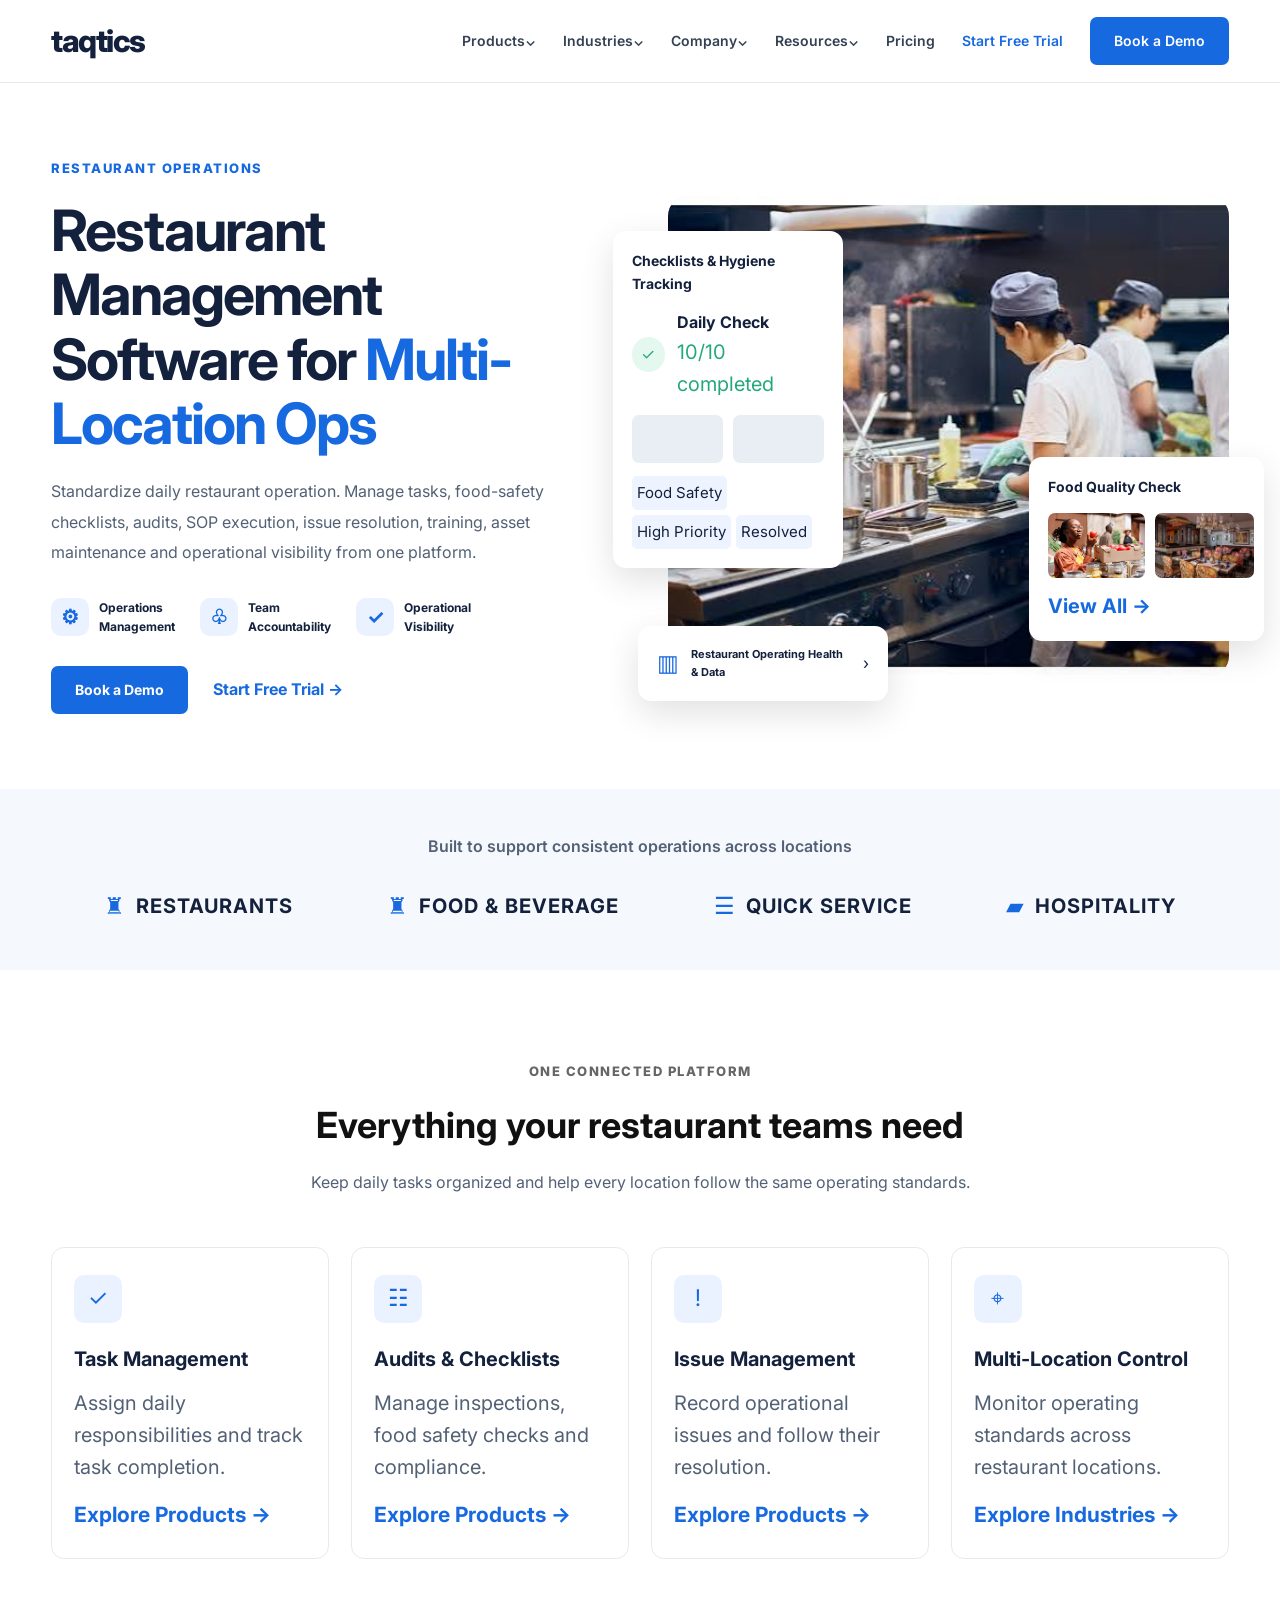
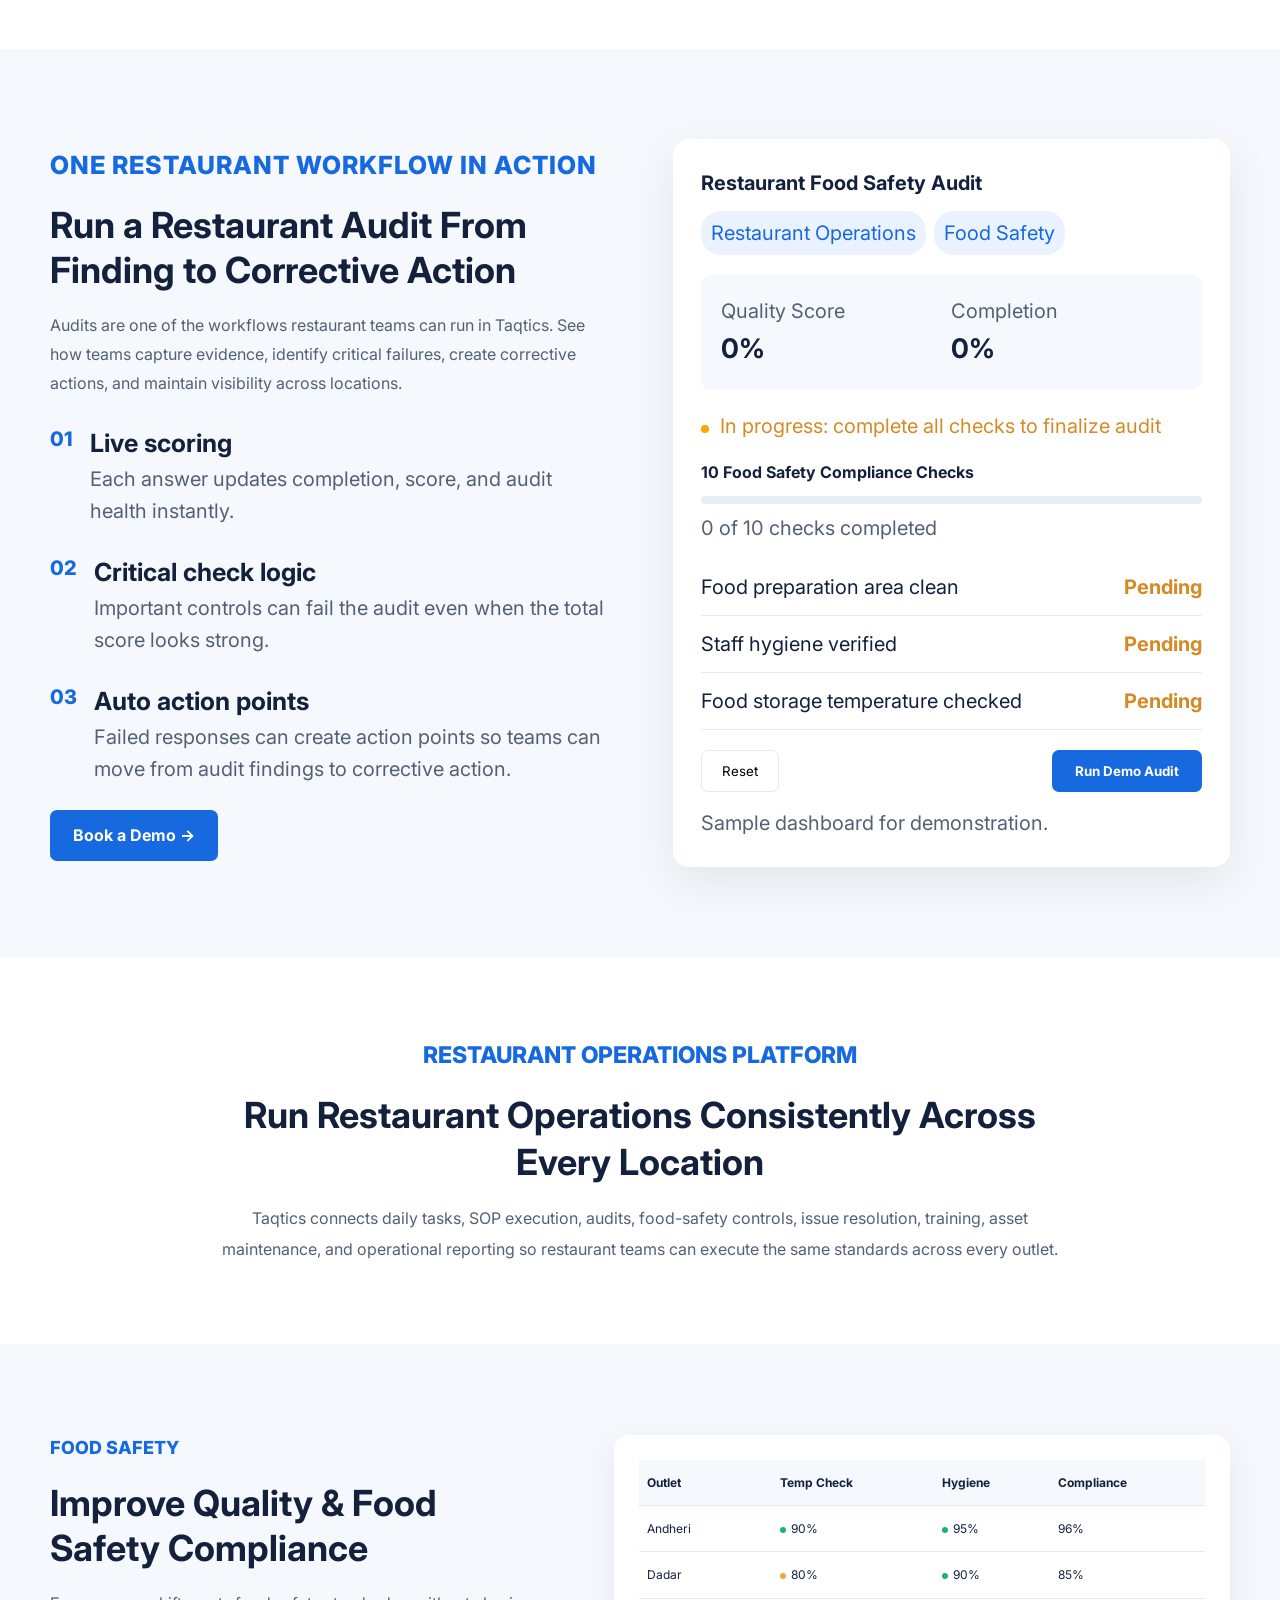
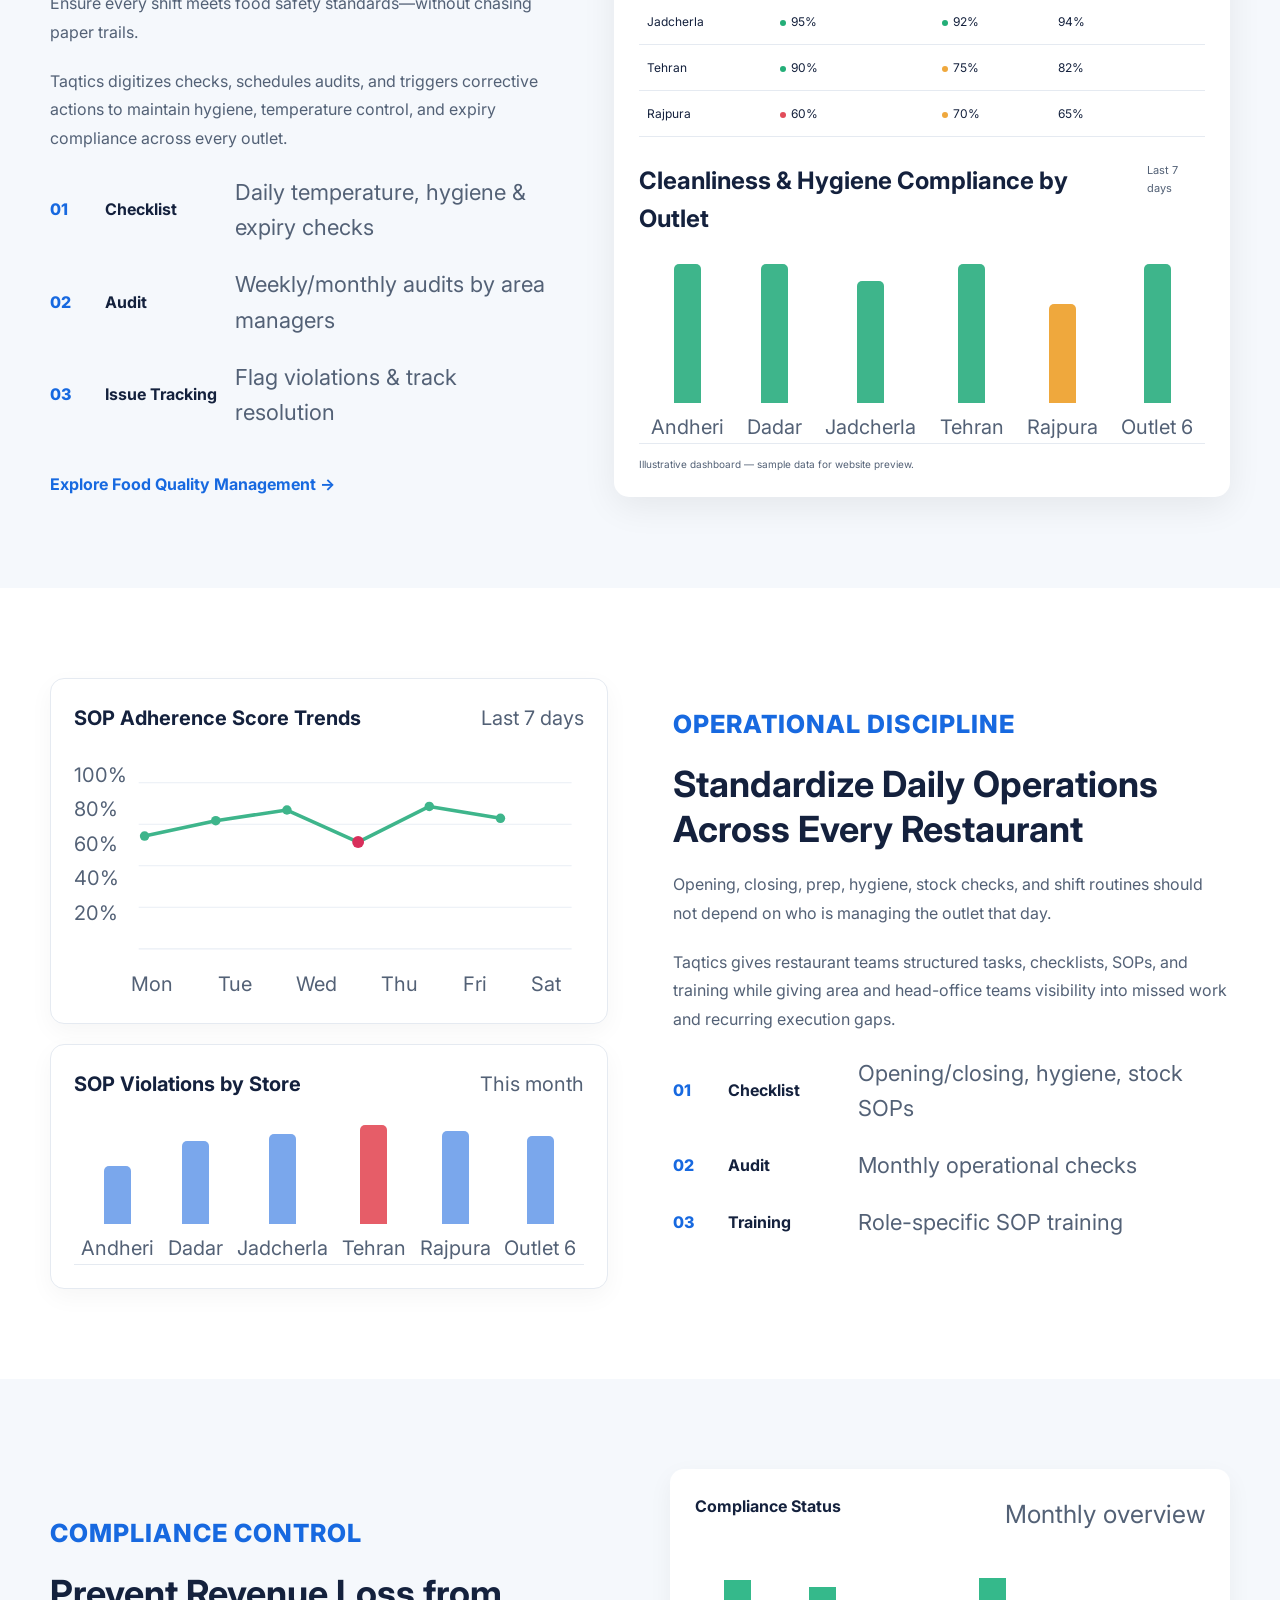
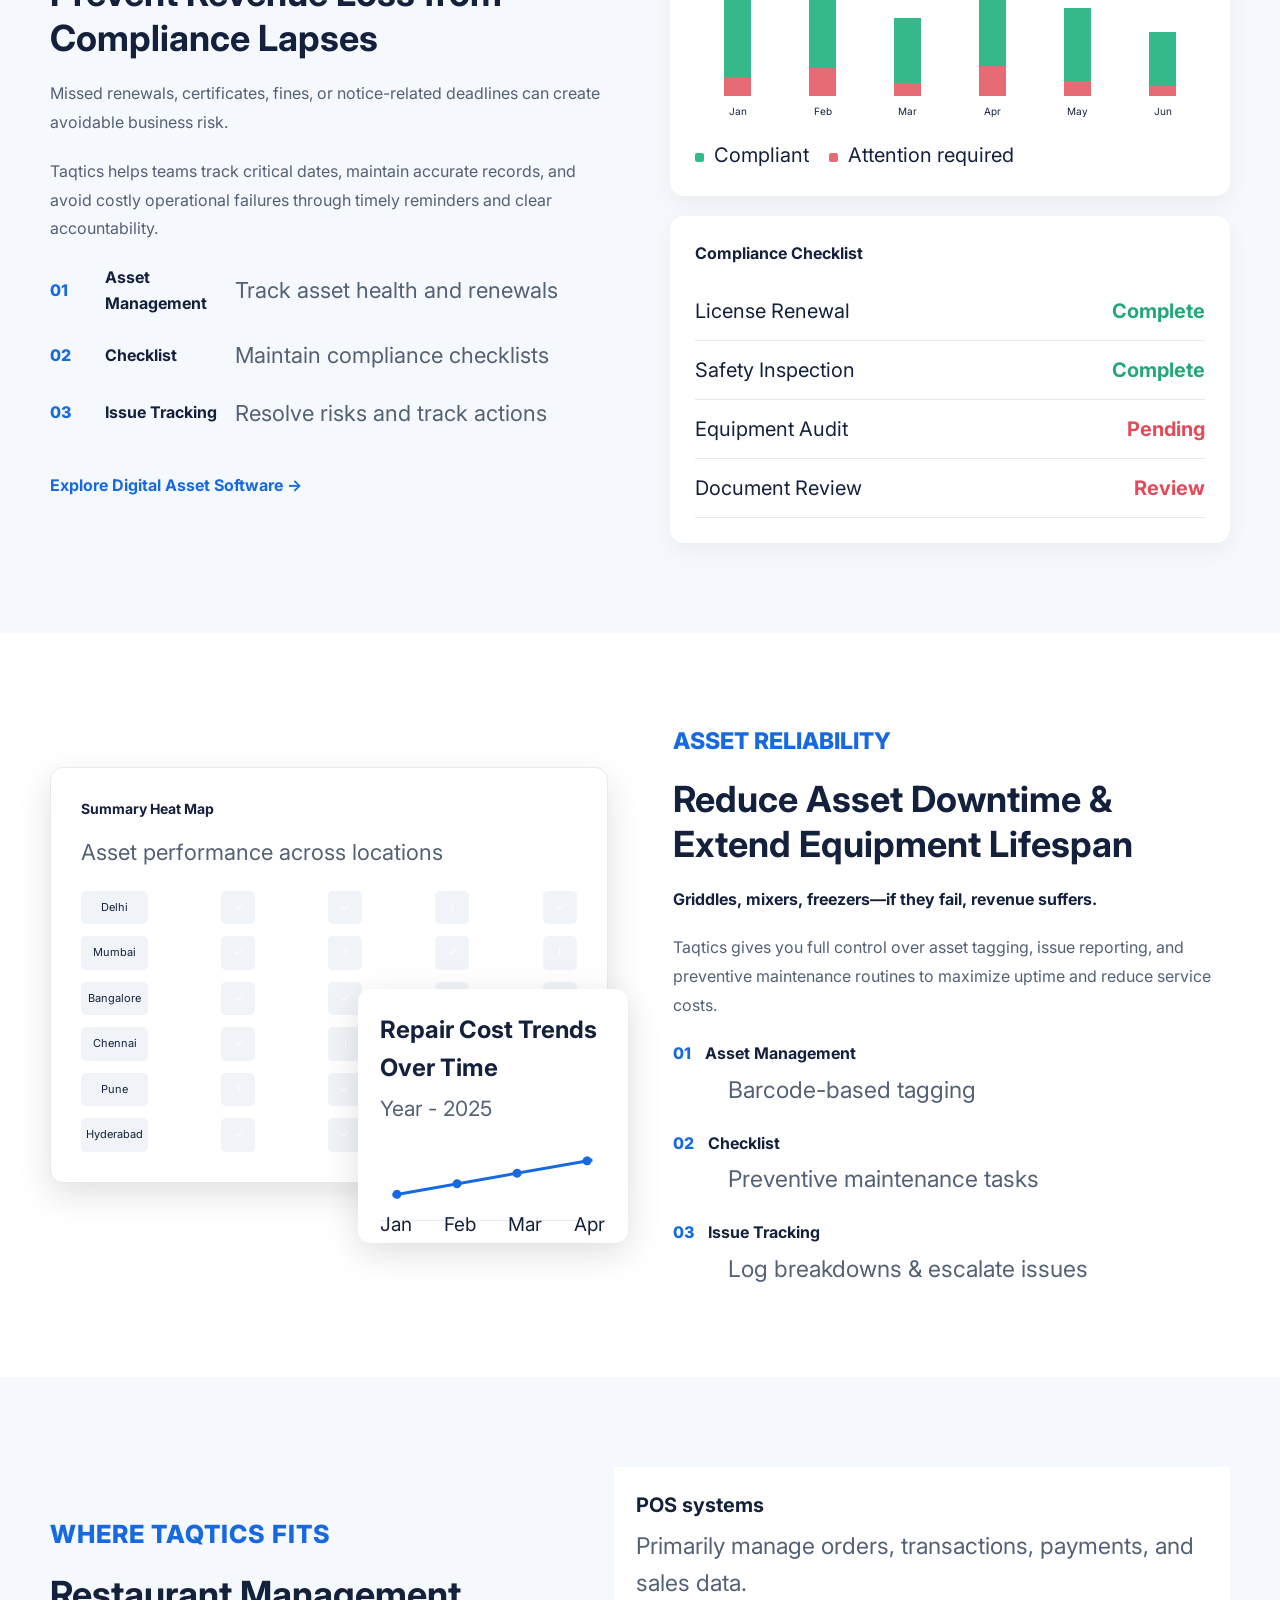
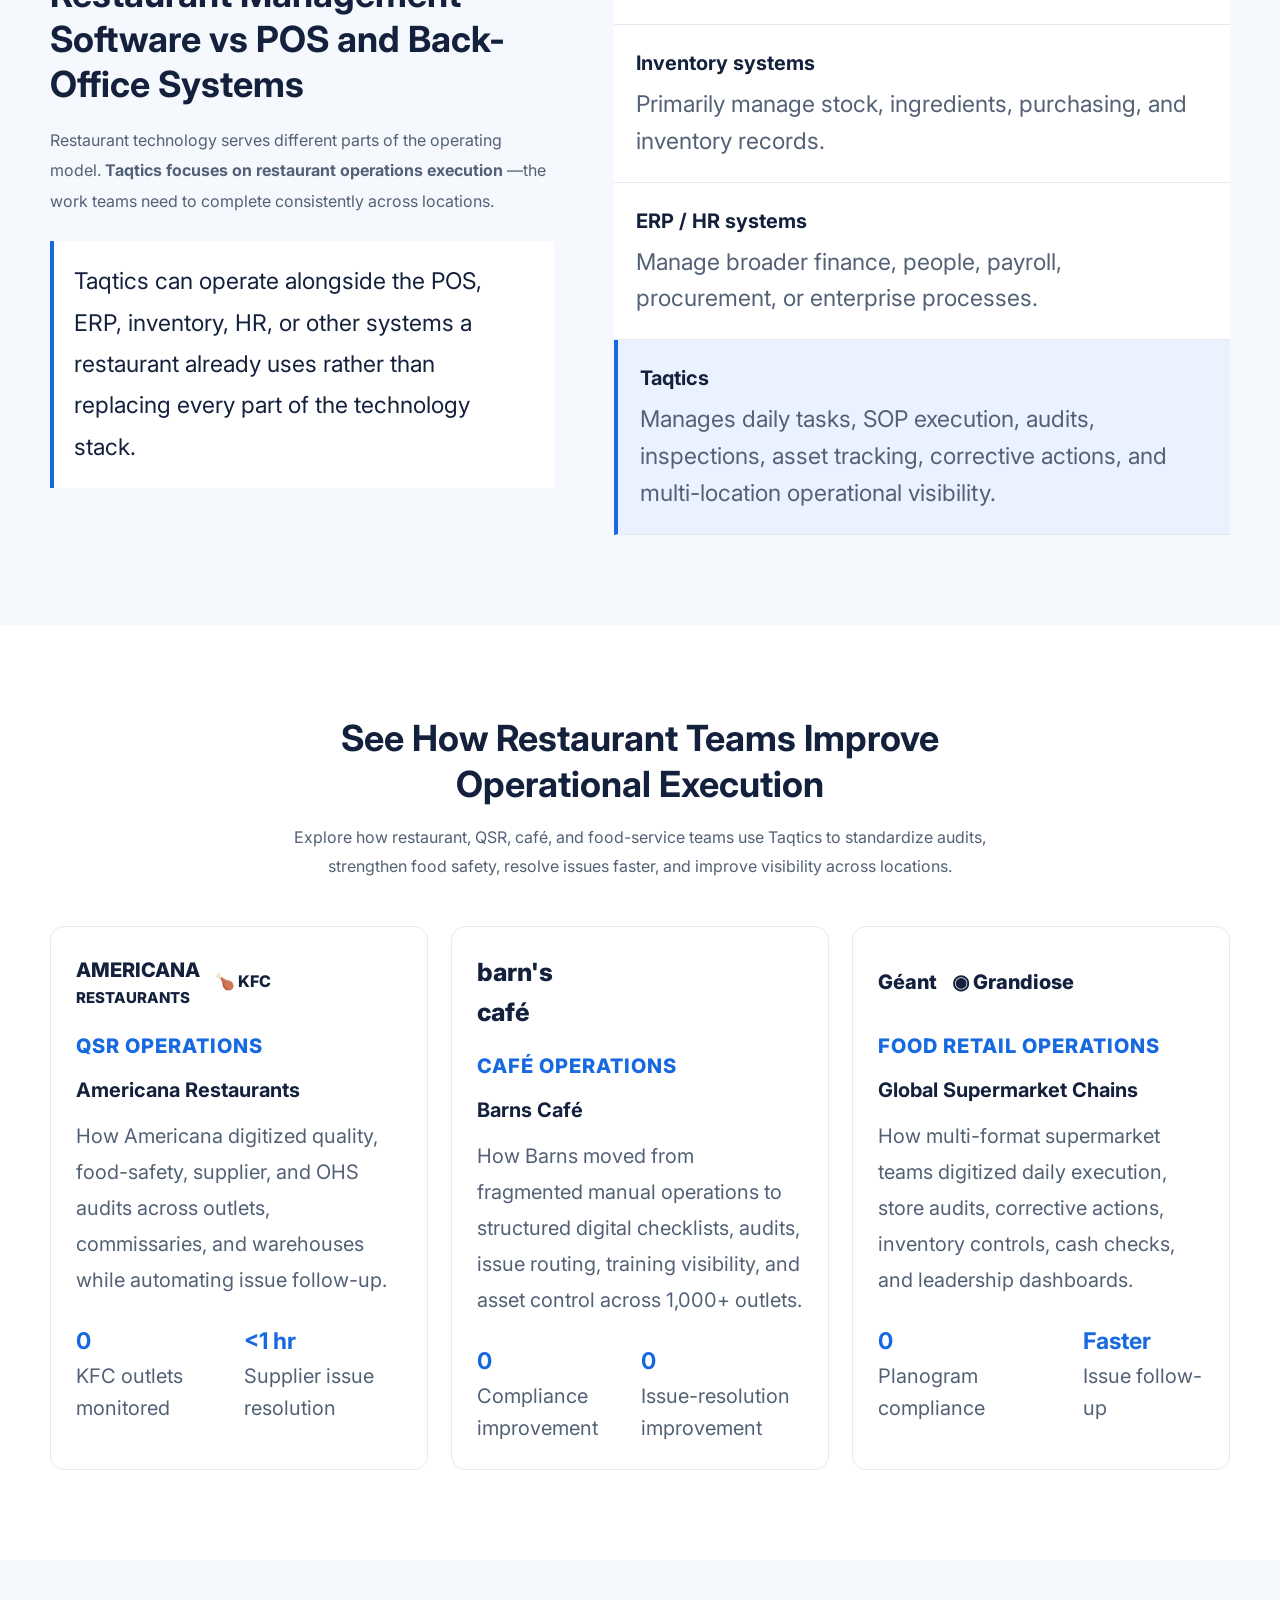
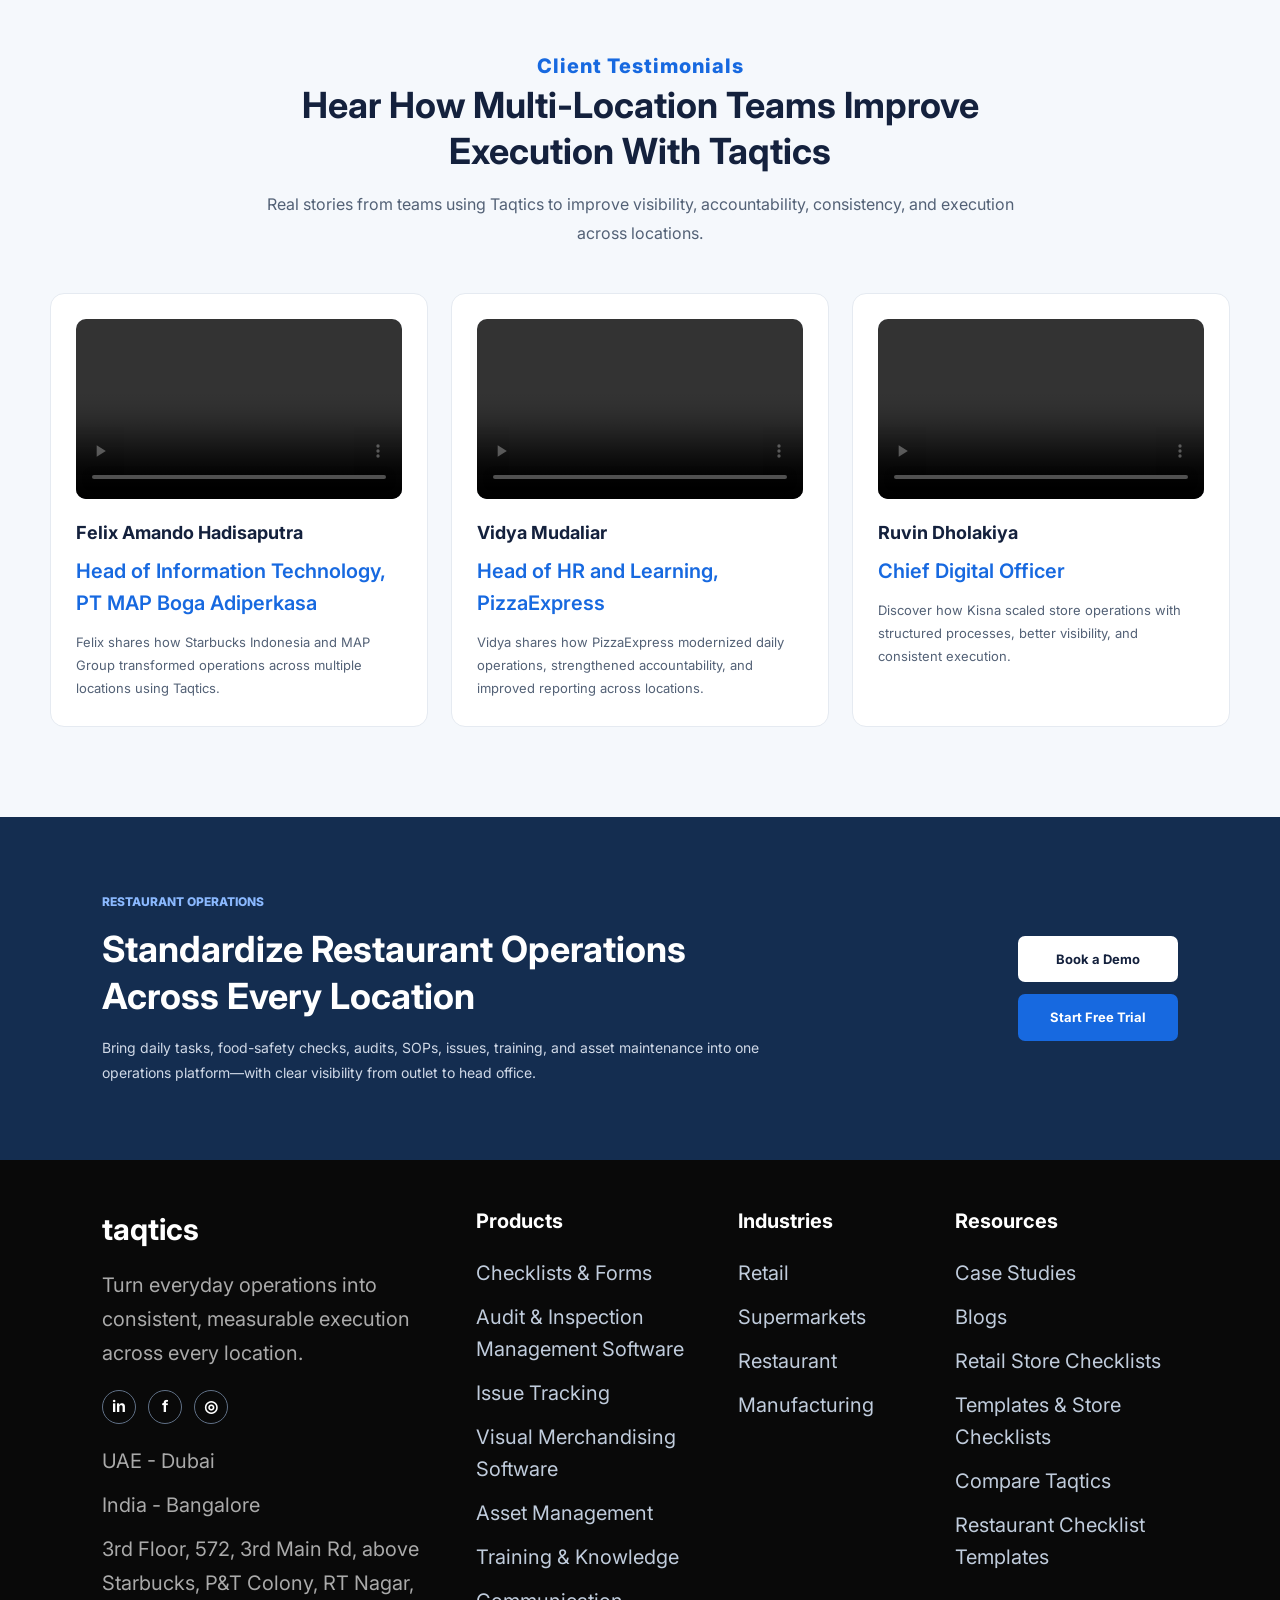
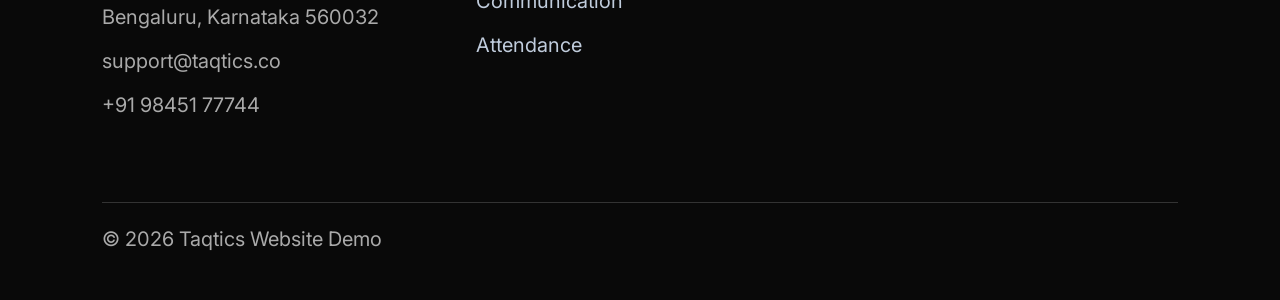
<file: TAQTICS-WEBSITE - Copy/index.html>
<!DOCTYPE html>
<html lang="en">
<head>
    <meta charset="UTF-8">
    <meta name="viewport" content="width=device-width, initial-scale=1.0">

    <title>Taqtics - Restaurant Management Software</title>
    <meta name="description" content="Manage restaurant operations, tasks, audits and food safety with Taqtics.">

    <link rel="stylesheet" href="style.css">

    <link rel="preconnect" href="https://fonts.googleapis.com">
    <link rel="preconnect" href="https://fonts.gstatic.com" crossorigin>
    <link href="https://fonts.googleapis.com/css2?family=Inter:wght@400;500;600;700;800&display=swap" rel="stylesheet">
</head>

<body>

<!-- NAVBAR -->
<header class="site-header">
    <nav class="navbar container">

        <a href="index.html" class="logo">taqtics</a>

        <button class="menu-btn" id="menuBtn"
                aria-label="Open menu" aria-expanded="false">
            ☰
        </button>

        <ul class="nav-links" id="navLinks">
            <li><a href="products.html">Products⌄</a></li>
            <li><a href="industries.html">Industries⌄</a></li>
            <li><a href="company.html">Company⌄</a></li>
            <li><a href="resources.html">Resources⌄</a></li>
            <li><a href="pricing.html">Pricing</a></li>
            <li><a href="trial.html" class="trial-link">Start Free Trial</a></li>
            <li><a href="demo.html" class="btn btn-primary">Book a Demo</a></li>
        </ul>

    </nav>
</header>

<main>

<!--  HERO SECTION -->
<section class="hero container">

    <div class="hero-content">

        <p class="eyebrow">Restaurant Operations</p>

        <h1>
            Restaurant Management Software for
            <span>Multi-Location Ops</span>
        </h1>

        <p class="hero-description">
            Standardize daily restaurant operation. Manage tasks,
            food-safety checklists, audits, SOP execution, issue
            resolution, training, asset maintenance and operational
            visibility from one platform.
        </p>

        <!-- <Trust badges > -->
        <div class="trust-badges">

            <div class="trust-item">
                <span class="trust-icon">⚙</span>
                <span>Operations<br>Management</span>
            </div>

            <div class="trust-item">
                <span class="trust-icon">♧</span>
                <span>Team<br>Accountability</span>
            </div>

            <div class="trust-item">
                <span class="trust-icon">✓</span>
                <span>Operational<br>Visibility</span>
            </div>

        </div>

        <!-- Hero buttons -->
        <div class="hero-buttons">
            <a href="demo.html" class="btn btn-primary">
                Book a Demo
            </a>

            <a href="trial.html" class="text-link">
                Start Free Trial →
            </a>
        </div>

    </div>

    <!-- HERO IMAGE -->
    <div class="hero-visual">

        <div class="image-card">

            <img
                class="chef-image"
                src="images.kicten.jpg"
                alt="Chef working in a professional restaurant kitchen">

            <!-- Checklist dashboard -->
            <div class="dashboard-card hygiene-card">

                <h3>Checklists & Hygiene Tracking</h3>

                <div class="daily-check">
                    <div class="avatar">✓</div>
                    <div>
                        <strong>Daily Check</strong>
                        <small>10/10 completed</small>
                    </div>
                </div>

                <div class="mini-images">
                    <div class="mini-image mini-one"></div>
                    <div class="mini-image mini-two"></div>
                </div>

                <div class="status-labels">
                    <span>Food Safety</span>
                    <span>High Priority</span>
                    <span>Resolved</span>
                </div>

            </div>

            <!-- Food quality card -->
            <div class="dashboard-card food-card">

                <h3>Food Quality Check</h3>

                <div class="food-images">
                    <img
                        src="images.food.jpg"
                        alt="Fresh food quality check">

                    <img
                        src="image.rest.jpg"
                        alt="Prepared restaurant meal">
                </div>

                <a href="products.html">View All →</a>

            </div>

            <!-- Operating data card -->
            <div class="dashboard-card data-card">
                <span class="data-icon">▥</span>
                <strong>Restaurant Operating Health & Data</strong>
                <span>›</span>
            </div>

        </div>

    </div>

</section>

<!--INDUSTRIES / CUSTOMERS -->
<section class="customers-section">
    <div class="container">

        <p>Built to support consistent operations across locations</p>

        <div class="customer-logos">

            <div class="customer-item">
                <span class="customer-icon">♜</span>
                <strong>RESTAURANTS</strong>
            </div>

            <div class="customer-item">
                <span class="customer-icon">♜</span>
                <strong>FOOD & BEVERAGE</strong>
            </div>

            <div class="customer-item">
                <span class="customer-icon">☰</span>
                <strong>QUICK SERVICE</strong>
            </div>

            <div class="customer-item">
                <span class="customer-icon">▰</span>
                <strong>HOSPITALITY</strong>
            </div>

        </div>

    </div>
</section>

<!-- FEATURES -->
<section class="features-section">

    <div class="container">

        <div class="section-heading">
            <p class="eyebrow">One Connected Platform</p>

            <h2>Everything your restaurant teams need</h2>

            <p>
                Keep daily tasks organized and help every location
                follow the same operating standards.
            </p>
        </div>

        <div class="feature-grid">

            <article class="feature-card">
                <div class="feature-icon">✓</div>
                <h3>Task Management</h3>
                <p>Assign daily responsibilities and track task completion.</p>
                <a href="products.html">Explore Products →</a>
            </article>

            <article class="feature-card">
                <div class="feature-icon">☷</div>
                <h3>Audits & Checklists</h3>
                <p>Manage inspections, food safety checks and compliance.</p>
                <a href="products.html">Explore Products →</a>
            </article>

            <article class="feature-card">
                <div class="feature-icon">!</div>
                <h3>Issue Management</h3>
                <p>Record operational issues and follow their resolution.</p>
                <a href="products.html">Explore Products →</a>
            </article>

            <article class="feature-card">
                <div class="feature-icon">⌖</div>
                <h3>Multi-Location Control</h3>
                <p>Monitor operating standards across restaurant locations.</p>
                <a href="industries.html">Explore Industries →</a>
            </article>

        </div>

    </div>

</section>
<!-- AUDIT WORKFLOW SECTION -->
<section class="audit-workflow">
  <div class="audit-container">

    <div class="audit-content">
      <span class="audit-eyebrow">
        One Restaurant Workflow in Action
      </span>

      <h2>
        Run a Restaurant Audit From Finding to Corrective Action
      </h2>

      <p class="audit-description">
        Audits are one of the workflows restaurant teams can run
        in Taqtics. See how teams capture evidence, identify
        critical failures, create corrective actions, and maintain
        visibility across locations.
      </p>

      <div class="audit-point">
        <span class="audit-number">01</span>
        <div>
          <h3>Live scoring</h3>
          <p>
            Each answer updates completion, score, and audit
            health instantly.
          </p>
        </div>
      </div>

      <div class="audit-point">
        <span class="audit-number">02</span>
        <div>
          <h3>Critical check logic</h3>
          <p>
            Important controls can fail the audit even when
            the total score looks strong.
          </p>
        </div>
      </div>

      <div class="audit-point">
        <span class="audit-number">03</span>
        <div>
          <h3>Auto action points</h3>
          <p>
            Failed responses can create action points so teams
            can move from audit findings to corrective action.
          </p>
        </div>
      </div>

      <a href="demo.html" class="audit-button">
        Book a Demo →
      </a>
    </div>

    <!-- AUDIT DASHBOARD CARD -->
    <div class="audit-dashboard">
      <div class="audit-card-header">
        <h3>Restaurant Food Safety Audit</h3>
        <div class="audit-tags">
          <span>Restaurant Operations</span>
          <span>Food Safety</span>
        </div>
      </div>

      <div class="audit-stats">
        <div>
          <span>Quality Score</span>
          <strong id="qualityScore">0%</strong>
        </div>
        <div>
          <span>Completion</span>
          <strong id="completionScore">0%</strong>
        </div>
      </div>

      <p class="audit-status">
        <span class="status-dot"></span>
        In progress: complete all checks to finalize audit
      </p>

      <h4>10 Food Safety Compliance Checks</h4>
      <div class="audit-progress">
        <span id="auditProgressBar"></span>
      </div>

      <p class="audit-progress-text">
        <span id="checksCompleted">0</span> of 10 checks completed
      </p>

      <div class="audit-check">
        <span>Food preparation area clean</span>
        <strong id="checkOne">Pending</strong>
      </div>

      <div class="audit-check">
        <span>Staff hygiene verified</span>
        <strong id="checkTwo">Pending</strong>
      </div>

      <div class="audit-check">
        <span>Food storage temperature checked</span>
        <strong id="checkThree">Pending</strong>
      </div>

      <div class="audit-actions">
        <button type="button" class="audit-secondary" id="resetAudit">
          Reset
        </button>
        <button type="button" class="audit-button" id="completeAudit">
          Run Demo Audit
        </button>
      </div>

      <p class="audit-demo-note" id="auditMessage">
        Sample dashboard for demonstration.
      </p>
    </div>

  </div>
</section>
<!-- INDUSTRY OPERATIONS INTRO -->
<section class="location-intro">
  <div class="location-intro-inner">
    <span class="section-eyebrow">Restaurant Operations Platform</span>
    <h2>Run Restaurant Operations Consistently Across Every Location</h2>
    <p>
      Taqtics connects daily tasks, SOP execution, audits, food-safety
      controls, issue resolution, training, asset maintenance, and
      operational reporting so restaurant teams can execute the same
      standards across every outlet.
    </p>
  </div>
</section>
<!-- FOOD SAFETY COMPLIANCE SECTION -->
<section class="food-safety-section">
  <div class="food-safety-container">

    <div class="food-safety-content">
      <span class="food-safety-label">Food Safety</span>

      <h2>Improve Quality &amp; Food Safety Compliance</h2>

      <p>
        Ensure every shift meets food safety standards—without
        chasing paper trails.
      </p>

      <p>
        Taqtics digitizes checks, schedules audits, and triggers
        corrective actions to maintain hygiene, temperature control,
        and expiry compliance across every outlet.
      </p>

      <div class="food-safety-feature">
        <span class="feature-number">01</span>
        <strong>Checklist</strong>
        <span>Daily temperature, hygiene &amp; expiry checks</span>
      </div>

      <div class="food-safety-feature">
        <span class="feature-number">02</span>
        <strong>Audit</strong>
        <span>Weekly/monthly audits by area managers</span>
      </div>

      <div class="food-safety-feature">
        <span class="feature-number">03</span>
        <strong>Issue Tracking</strong>
        <span>Flag violations &amp; track resolution</span>
      </div>

      <a href="products.html" class="food-safety-link">
        Explore Food Quality Management →
      </a>
    </div>

    <!-- COMPLIANCE DASHBOARD -->
    <div class="compliance-dashboard">
      <div class="compliance-table-wrap">
        <table class="compliance-table">
          <thead>
            <tr>
              <th>Outlet</th>
              <th>Temp Check</th>
              <th>Hygiene</th>
              <th>Compliance</th>
            </tr>
          </thead>
          <tbody>
            <tr>
              <td>Andheri</td>
              <td><span class="mini-bar green"></span>90%</td>
              <td><span class="mini-bar green"></span>95%</td>
              <td>96%</td>
            </tr>
            <tr>
              <td>Dadar</td>
              <td><span class="mini-bar orange"></span>80%</td>
              <td><span class="mini-bar green"></span>90%</td>
              <td>85%</td>
            </tr>
            <tr>
              <td>Jadcherla</td>
              <td><span class="mini-bar green"></span>95%</td>
              <td><span class="mini-bar green"></span>92%</td>
              <td>94%</td>
            </tr>
            <tr>
              <td>Tehran</td>
              <td><span class="mini-bar green"></span>90%</td>
              <td><span class="mini-bar orange"></span>75%</td>
              <td>82%</td>
            </tr>
            <tr>
              <td>Rajpura</td>
              <td><span class="mini-bar red"></span>60%</td>
              <td><span class="mini-bar orange"></span>70%</td>
              <td>65%</td>
            </tr>
          </tbody>
        </table>
      </div>

      <div class="chart-heading">
        <h3>Cleanliness &amp; Hygiene Compliance by Outlet</h3>
        <span>Last 7 days</span>
      </div>

      <div class="compliance-chart" id="complianceChart">
        <div class="chart-column">
          <div class="chart-bar" style="--bar-height: 90%"></div>
          <span>Andheri</span>
        </div>
        <div class="chart-column">
          <div class="chart-bar" style="--bar-height: 78%"></div>
          <span>Dadar</span>
        </div>
        <div class="chart-column">
          <div class="chart-bar" style="--bar-height: 68%"></div>
          <span>Jadcherla</span>
        </div>
        <div class="chart-column">
          <div class="chart-bar" style="--bar-height: 82%"></div>
          <span>Tehran</span>
        </div>
        <div class="chart-column">
          <div class="chart-bar chart-warning" style="--bar-height: 55%"></div>
          <span>Rajpura</span>
        </div>
        <div class="chart-column">
          <div class="chart-bar" style="--bar-height: 80%"></div>
          <span>Outlet 6</span>
        </div>
      </div>

      <p class="chart-note">
        Illustrative dashboard — sample data for website preview.
      </p>
    </div>

  </div>
</section>
<!-- OPERATIONAL DISCIPLINE SECTION -->
<section class="operations-section">
  <div class="operations-container">

    <!-- LEFT: DASHBOARD CHARTS -->
    <div class="operations-visuals">

      <div class="operations-chart-card trend-card">
        <div class="chart-card-heading">
          <h3>SOP Adherence Score Trends</h3>
          <span>Last 7 days</span>
        </div>

        <div class="line-chart">
          <div class="chart-y-labels">
            <span>100%</span>
            <span>80%</span>
            <span>60%</span>
            <span>40%</span>
            <span>20%</span>
          </div>

          <svg viewBox="0 0 400 170" role="img"
               aria-label="Sample SOP adherence trend chart">
            <g stroke="#e9eef5" stroke-width="1">
              <line x1="25" y1="20" x2="390" y2="20"/>
              <line x1="25" y1="55" x2="390" y2="55"/>
              <line x1="25" y1="90" x2="390" y2="90"/>
              <line x1="25" y1="125" x2="390" y2="125"/>
              <line x1="25" y1="160" x2="390" y2="160"/>
            </g>

            <polyline
              points="30,65 90,52 150,43 210,70 270,40 330,50"
              fill="none"
              stroke="#3eb58b"
              stroke-width="3"
              stroke-linecap="round"
              stroke-linejoin="round"
            />

            <g fill="#3eb58b">
              <circle cx="30" cy="65" r="4"/>
              <circle cx="90" cy="52" r="4"/>
              <circle cx="150" cy="43" r="4"/>
              <circle cx="270" cy="40" r="4"/>
              <circle cx="330" cy="50" r="4"/>
            </g>

            <circle cx="210" cy="70" r="5" fill="#d82f5b"/>
          </svg>

          <div class="chart-days">
            <span>Mon</span><span>Tue</span><span>Wed</span>
            <span>Thu</span><span>Fri</span><span>Sat</span>
          </div>
        </div>
      </div>

      <div class="operations-chart-card violations-card">
        <div class="chart-card-heading">
          <h3>SOP Violations by Store</h3>
          <span>This month</span>
        </div>

        <div class="violation-chart">
          <div class="violation-column">
            <div class="violation-bar" style="--bar-height: 42%"></div>
            <span>Andheri</span>
          </div>
          <div class="violation-column">
            <div class="violation-bar" style="--bar-height: 60%"></div>
            <span>Dadar</span>
          </div>
          <div class="violation-column">
            <div class="violation-bar" style="--bar-height: 65%"></div>
            <span>Jadcherla</span>
          </div>
          <div class="violation-column">
            <div class="violation-bar violation-high"
                 style="--bar-height: 95%"></div>
            <span>Tehran</span>
          </div>
          <div class="violation-column">
            <div class="violation-bar" style="--bar-height: 67%"></div>
            <span>Rajpura</span>
          </div>
          <div class="violation-column">
            <div class="violation-bar" style="--bar-height: 63%"></div>
            <span>Outlet 6</span>
          </div>
        </div>
      </div>

    </div>

    <!-- RIGHT: CONTENT -->
    <div class="operations-content">
      <span class="operations-eyebrow">Operational Discipline</span>

      <h2>Standardize Daily Operations Across Every Restaurant</h2>

      <p>
        Opening, closing, prep, hygiene, stock checks, and shift
        routines should not depend on who is managing the outlet that day.
      </p>

      <p>
        Taqtics gives restaurant teams structured tasks, checklists,
        SOPs, and training while giving area and head-office teams
        visibility into missed work and recurring execution gaps.
      </p>

      <div class="operations-feature">
        <span class="operations-number">01</span>
        <strong>Checklist</strong>
        <span>Opening/closing, hygiene, stock SOPs</span>
      </div>

      <div class="operations-feature">
        <span class="operations-number">02</span>
        <strong>Audit</strong>
        <span>Monthly operational checks</span>
      </div>

      <div class="operations-feature">
        <span class="operations-number">03</span>
        <strong>Training</strong>
        <span>Role-specific SOP training</span>
      </div>

    </div>
  </div>
</section>

<!-- COMPLIANCE CONTROL SECTION -->
<section class="compliance-control-section">
  <div class="compliance-control-container">

    <div class="compliance-control-content">
      <span class="compliance-eyebrow">Compliance Control</span>

      <h2>Prevent Revenue Loss from Compliance Lapses</h2>

      <p>
        Missed renewals, certificates, fines, or notice-related
        deadlines can create avoidable business risk.
      </p>

      <p>
        Taqtics helps teams track critical dates, maintain accurate
        records, and avoid costly operational failures through
        timely reminders and clear accountability.
      </p>

      <div class="compliance-feature">
        <span class="compliance-number">01</span>
        <strong>Asset Management</strong>
        <span>Track asset health and renewals</span>
      </div>

      <div class="compliance-feature">
        <span class="compliance-number">02</span>
        <strong>Checklist</strong>
        <span>Maintain compliance checklists</span>
      </div>

      <div class="compliance-feature">
        <span class="compliance-number">03</span>
        <strong>Issue Tracking</strong>
        <span>Resolve risks and track actions</span>
      </div>

      <a href="products.html" class="compliance-control-link">
        Explore Digital Asset Software →
      </a>
    </div>

    <!-- RIGHT SIDE DASHBOARD -->
    <div class="compliance-control-visuals">

      <div class="risk-chart-card">
        <div class="risk-chart-heading">
          <h3>Compliance Status</h3>
          <span>Monthly overview</span>
        </div>

        <div class="risk-bar-chart">
          <div class="risk-bar-column">
            <div class="risk-bar-stack">
              <span class="risk-green" style="height: 78%"></span>
              <span class="risk-red" style="height: 15%"></span>
            </div>
            <small>Jan</small>
          </div>

          <div class="risk-bar-column">
            <div class="risk-bar-stack">
              <span class="risk-green" style="height: 65%"></span>
              <span class="risk-red" style="height: 22%"></span>
            </div>
            <small>Feb</small>
          </div>

          <div class="risk-bar-column">
            <div class="risk-bar-stack">
              <span class="risk-green" style="height: 52%"></span>
              <span class="risk-red" style="height: 10%"></span>
            </div>
            <small>Mar</small>
          </div>

          <div class="risk-bar-column">
            <div class="risk-bar-stack">
              <span class="risk-green" style="height: 70%"></span>
              <span class="risk-red" style="height: 24%"></span>
            </div>
            <small>Apr</small>
          </div>

          <div class="risk-bar-column">
            <div class="risk-bar-stack">
              <span class="risk-green" style="height: 58%"></span>
              <span class="risk-red" style="height: 12%"></span>
            </div>
            <small>May</small>
          </div>

          <div class="risk-bar-column">
            <div class="risk-bar-stack">
              <span class="risk-green" style="height: 43%"></span>
              <span class="risk-red" style="height: 8%"></span>
            </div>
            <small>Jun</small>
          </div>
        </div>

        <div class="risk-legend">
          <span><i class="legend-green"></i> Compliant</span>
          <span><i class="legend-red"></i> Attention required</span>
        </div>
      </div>

      <div class="risk-status-card">
        <h3>Compliance Checklist</h3>

        <div class="risk-status-row">
          <span>License Renewal</span>
          <b class="status-green">Complete</b>
        </div>

        <div class="risk-status-row">
          <span>Safety Inspection</span>
          <b class="status-green">Complete</b>
        </div>

        <div class="risk-status-row">
          <span>Equipment Audit</span>
          <b class="status-red">Pending</b>
        </div>

        <div class="risk-status-row">
          <span>Document Review</span>
          <b class="status-red">Review</b>
        </div>
      </div>

    </div>
  </div>
</section>
<!-- ASSET RELIABILITY SECTION -->
<section class="asset-section">
  <div class="asset-container">

    <!-- LEFT: DASHBOARD -->
    <div class="asset-visual">
      <div class="dashboard-card">
        <h3>Summary Heat Map</h3>
        <p class="dashboard-subtitle">
          Asset performance across locations
        </p>

        <div class="heatmap">
          <div class="heat-column">
            <span>Delhi</span>
            <span>Mumbai</span>
            <span>Bangalore</span>
            <span>Chennai</span>
            <span>Pune</span>
            <span>Hyderabad</span>
          </div>

          <div class="heat-column">
            <span class="green">✓</span>
            <span class="green">✓</span>
            <span class="green">✓</span>
            <span class="green">✓</span>
            <span class="orange">!</span>
            <span class="green">✓</span>
          </div>

          <div class="heat-column">
            <span class="green">✓</span>
            <span class="red">!</span>
            <span class="green">✓</span>
            <span class="orange">!</span>
            <span class="green">✓</span>
            <span class="green">✓</span>
          </div>

          <div class="heat-column">
            <span class="red">!</span>
            <span class="green">✓</span>
            <span class="green">✓</span>
            <span class="green">✓</span>
            <span class="red">!</span>
            <span class="green">✓</span>
          </div>

          <div class="heat-column">
            <span class="green">✓</span>
            <span class="orange">!</span>
            <span class="green">✓</span>
            <span class="green">✓</span>
            <span class="green">✓</span>
            <span class="green">✓</span>
          </div>
        </div>
      </div>

      <!-- FLOATING CHART -->
      <div class="chart-card">
        <h3>Repair Cost Trends Over Time</h3>
        <p>Year - 2025</p>

        <div class="chart">
          <div class="chart-line">
            <span class="chart-dot dot-one"></span>
            <span class="chart-dot dot-two"></span>
            <span class="chart-dot dot-three"></span>
            <span class="chart-dot dot-four"></span>
          </div>

          <div class="chart-labels">
            <span>Jan</span>
            <span>Feb</span>
            <span>Mar</span>
            <span>Apr</span>
          </div>
        </div>
      </div>
    </div>

    <!-- RIGHT: CONTENT -->
    <div class="asset-content">
      <span class="section-eyebrow">Asset Reliability</span>

      <h2>
        Reduce Asset Downtime & Extend Equipment Lifespan
      </h2>

      <p class="asset-highlight">
        Griddles, mixers, freezers—if they fail, revenue suffers.
      </p>

      <p class="asset-description">
        Taqtics gives you full control over asset tagging, issue
        reporting, and preventive maintenance routines to maximize
        uptime and reduce service costs.
      </p>

      <div class="asset-feature">
        <span class="feature-number">01</span>
        <strong>Asset Management</strong>
        <p>Barcode-based tagging</p>
      </div>

      <div class="asset-feature">
        <span class="feature-number">02</span>
        <strong>Checklist</strong>
        <p>Preventive maintenance tasks</p>
      </div>

      <div class="asset-feature">
        <span class="feature-number">03</span>
        <strong>Issue Tracking</strong>
        <p>Log breakdowns & escalate issues</p>
      </div>
    </div>

  </div>
</section>

<!-- RESTAURANT SOFTWARE COMPARISON SECTION -->
<section class="comparison-section">
  <div class="comparison-container">

    <!-- LEFT CONTENT -->
    <div class="comparison-left">
      <span class="comparison-label">Where Taqtics Fits</span>

      <h2>
        Restaurant Management Software vs POS and Back-Office Systems
      </h2>

      <p class="comparison-description">
        Restaurant technology serves different parts of the operating
        model. <strong>Taqtics focuses on restaurant operations
        execution</strong> —the work teams need to complete consistently
        across locations.
      </p>

      <div class="comparison-note">
        Taqtics can operate alongside the POS, ERP, inventory, HR,
        or other systems a restaurant already uses rather than
        replacing every part of the technology stack.
      </div>
    </div>

    <!-- RIGHT COMPARISON TABLE -->
    <div class="comparison-right">

      <div class="comparison-row">
        <h3>POS systems</h3>
        <p>
          Primarily manage orders, transactions, payments,
          and sales data.
        </p>
      </div>

      <div class="comparison-row">
        <h3>Inventory systems</h3>
        <p>
          Primarily manage stock, ingredients, purchasing,
          and inventory records.
        </p>
      </div>

      <div class="comparison-row">
        <h3>ERP / HR systems</h3>
        <p>
          Manage broader finance, people, payroll,
          procurement, or enterprise processes.
        </p>
      </div>

      <div class="comparison-row taqtics-row">
        <h3>Taqtics</h3>
        <p>
          Manages daily tasks, SOP execution, audits, inspections,
          asset tracking, corrective actions, and multi-location
          operational visibility.
        </p>
      </div>

    </div>

  </div>
</section>

<section class="customer-stories" id="customer-stories">
  <div class="stories-heading">
    <h2>See How Restaurant Teams Improve Operational Execution</h2>
    <p>
      Explore how restaurant, QSR, café, and food-service teams use
      Taqtics to standardize audits, strengthen food safety, resolve
      issues faster, and improve visibility across locations.
    </p>
  </div>

  <div class="stories-grid">

    <!-- Card 1 -->
    <article class="customer-card">
      <div class="brand-logos">
        <span class="americana">AMERICANA<small>RESTAURANTS</small></span>
        <span class="kfc">🍗 KFC</span>
      </div>

      <span class="category">QSR OPERATIONS</span>
      <h3>Americana Restaurants</h3>
      <p>
        How Americana digitized quality, food-safety, supplier,
        and OHS audits across outlets, commissaries, and warehouses
        while automating issue follow-up.
      </p>

      <div class="stats">
        <div>
          <strong class="counter" data-target="1089" data-suffix="+">0</strong>
          <small>KFC outlets monitored</small>
        </div>
        <div>
          <strong>&lt;1 hr</strong>
          <small>Supplier issue resolution</small>
        </div>
      </div>
    </article>

    <!-- Card 2 -->
    <article class="customer-card">
      <div class="brand-logos">
        <span class="barns">barn's<br>café</span>
      </div>

      <span class="category">CAFÉ OPERATIONS</span>
      <h3>Barns Café</h3>
      <p>
        How Barns moved from fragmented manual operations to
        structured digital checklists, audits, issue routing,
        training visibility, and asset control across 1,000+ outlets.
      </p>

      <div class="stats">
        <div>
          <strong class="counter" data-target="45" data-suffix="%">0</strong>
          <small>Compliance improvement</small>
        </div>
        <div>
          <strong class="counter" data-target="32" data-suffix="%">0</strong>
          <small>Issue-resolution improvement</small>
        </div>
      </div>
    </article>

    <!-- Card 3 -->
    <article class="customer-card">
      <div class="brand-logos">
        <span class="geant">Géant</span>
        <span class="grandiose">◉ Grandiose</span>
      </div>

      <span class="category">FOOD RETAIL OPERATIONS</span>
      <h3>Global Supermarket Chains</h3>
      <p>
        How multi-format supermarket teams digitized daily
        execution, store audits, corrective actions, inventory
        controls, cash checks, and leadership dashboards.
      </p>

      <div class="stats">
        <div>
          <strong class="counter" data-target="90" data-suffix="%">0</strong>
          <small>Planogram compliance</small>
        </div>
        <div>
          <strong>Faster</strong>
          <small>Issue follow-up</small>
        </div>
      </div>
    </article>

  </div>
</section>
<section class="testimonials-section" id="testimonials">
  <div class="testimonials-heading">
    <span class="testimonials-label">Client Testimonials</span>

    <h2>
      Hear How Multi-Location Teams Improve
      Execution With Taqtics
    </h2>

    <p>
      Real stories from teams using Taqtics to improve visibility,
      accountability, consistency, and execution across locations.
    </p>
  </div>

  <div class="testimonials-grid">

    <!-- Testimonial 1 -->
    <article class="testimonial-card">
      <div class="video-box">
        <video controls preload="metadata"
          poster="">
          <source src="video1.mp4" type="video/mp4">
          Your browser does not support video.
        </video>
      </div>

      <h3>Felix Amando Hadisaputra</h3>
      <p class="client-role">
        Head of Information Technology, PT MAP Boga Adiperkasa
      </p>
      <p class="client-description">
        Felix shares how Starbucks Indonesia and MAP Group
        transformed operations across multiple locations using Taqtics.
      </p>
    </article>

    <!-- Testimonial 2 -->
    <article class="testimonial-card">
      <div class="video-box">
        <video controls preload="metadata"
          poster="">
          <source src="video.mp4" type="video/mp4">
          Your browser does not support video.
        </video>
      </div>

      <h3>Vidya Mudaliar</h3>
      <p class="client-role">
        Head of HR and Learning, PizzaExpress
      </p>
      <p class="client-description">
        Vidya shares how PizzaExpress modernized daily operations,
        strengthened accountability, and improved reporting across locations.
      </p>
    </article>

    <!-- Testimonial 3 -->
    <article class="testimonial-card">
      <div class="video-box">
        <video controls preload="metadata"
          poster="">
          <source src="video2.mp4"video/mp4">
          Your browser does not support video.
        </video>
      </div>

      <h3>Ruvin Dholakiya</h3>
      <p class="client-role">Chief Digital Officer</p>
      <p class="client-description">
        Discover how Kisna scaled store operations with structured
        processes, better visibility, and consistent execution.
      </p>
    </article>

  </div>
</section>
<!-- Restaurant Operations Banner -->
<section class="restaurant-banner">
    <div class="banner-content">
        <p class="banner-label">Restaurant Operations</p>

        <h2>
            Standardize Restaurant Operations Across Every Location
        </h2>

        <p class="banner-description">
            Bring daily tasks, food-safety checks, audits, SOPs,
            issues, training, and asset maintenance into one operations
            platform—with clear visibility from outlet to head office.
        </p>
    </div>

    <div class="banner-buttons">
        <a href="#demo" class="banner-light-btn">Book a Demo</a>
        <a href="#trial" class="banner-dark-btn">Start Free Trial</a>
    </div>
</section>

<!-- Footer Section -->
<footer class="main-footer">

    <div class="footer-brand">
        <h2>taqtics</h2>

        <p>
            Turn everyday operations into consistent,
            measurable execution across every location.
        </p>

        <div class="social-icons">
            <a href="#" aria-label="LinkedIn">in</a>
            <a href="#" aria-label="Facebook">f</a>
            <a href="#" aria-label="Instagram">◎</a>
        </div>

        <div class="contact-info">
            <p>UAE - Dubai</p>
            <p>India - Bangalore</p>
            <p>
                3rd Floor, 572, 3rd Main Rd, above Starbucks,
                P&T Colony, RT Nagar, Bengaluru, Karnataka 560032
            </p>
            <p>support@taqtics.co</p>
            <p>+91 98451 77744</p>
        </div>
    </div>

    <div class="footer-column">
        <h3>Products</h3>
        <a href="#product">Checklists & Forms</a>
        <a href="#product">Audit & Inspection Management Software</a>
        <a href="#product">Issue Tracking</a>
        <a href="#product">Visual Merchandising Software</a>
        <a href="#product">Asset Management</a>
        <a href="#product">Training & Knowledge</a>
        <a href="#product">Communication</a>
        <a href="#product">Attendance</a>
    </div>

    <div class="footer-column">
        <h3>Industries</h3>
        <a href="#industries">Retail</a>
        <a href="#industries">Supermarkets</a>
        <a href="#industries">Restaurant</a>
        <a href="#industries">Manufacturing</a>
    </div>

    <div class="footer-column">
        <h3>Resources</h3>
        <a href="#resources">Case Studies</a>
        <a href="#resources">Blogs</a>
        <a href="#resources">Retail Store Checklists</a>
        <a href="#resources">Templates & Store Checklists</a>
        <a href="#resources">Compare Taqtics</a>
        <a href="#resources">Restaurant Checklist Templates</a>
    </div>

    <div class="footer-bottom">
        <p>© 2026 Taqtics Website Demo</p>
    </div>

</footer>
</body>
</html>

   

<script src="script.js"></script>

</body>
</html>
</file>
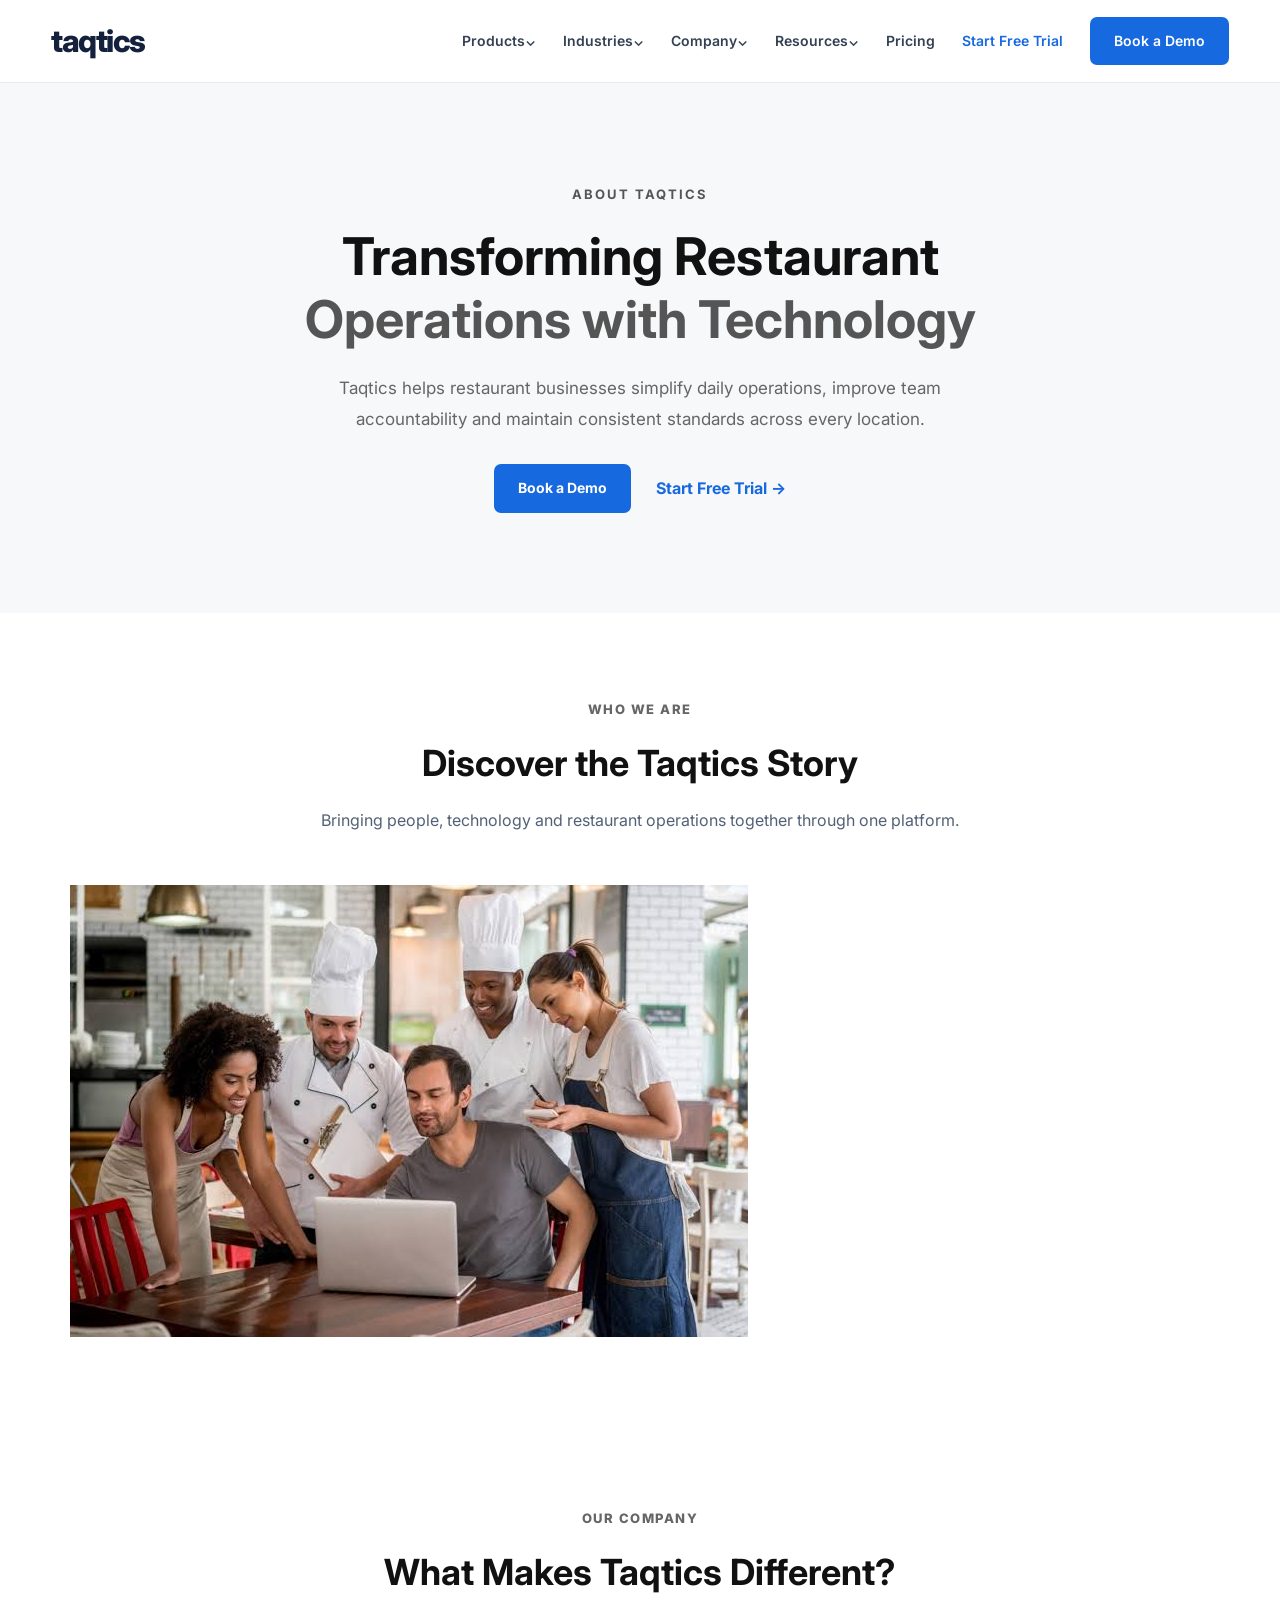
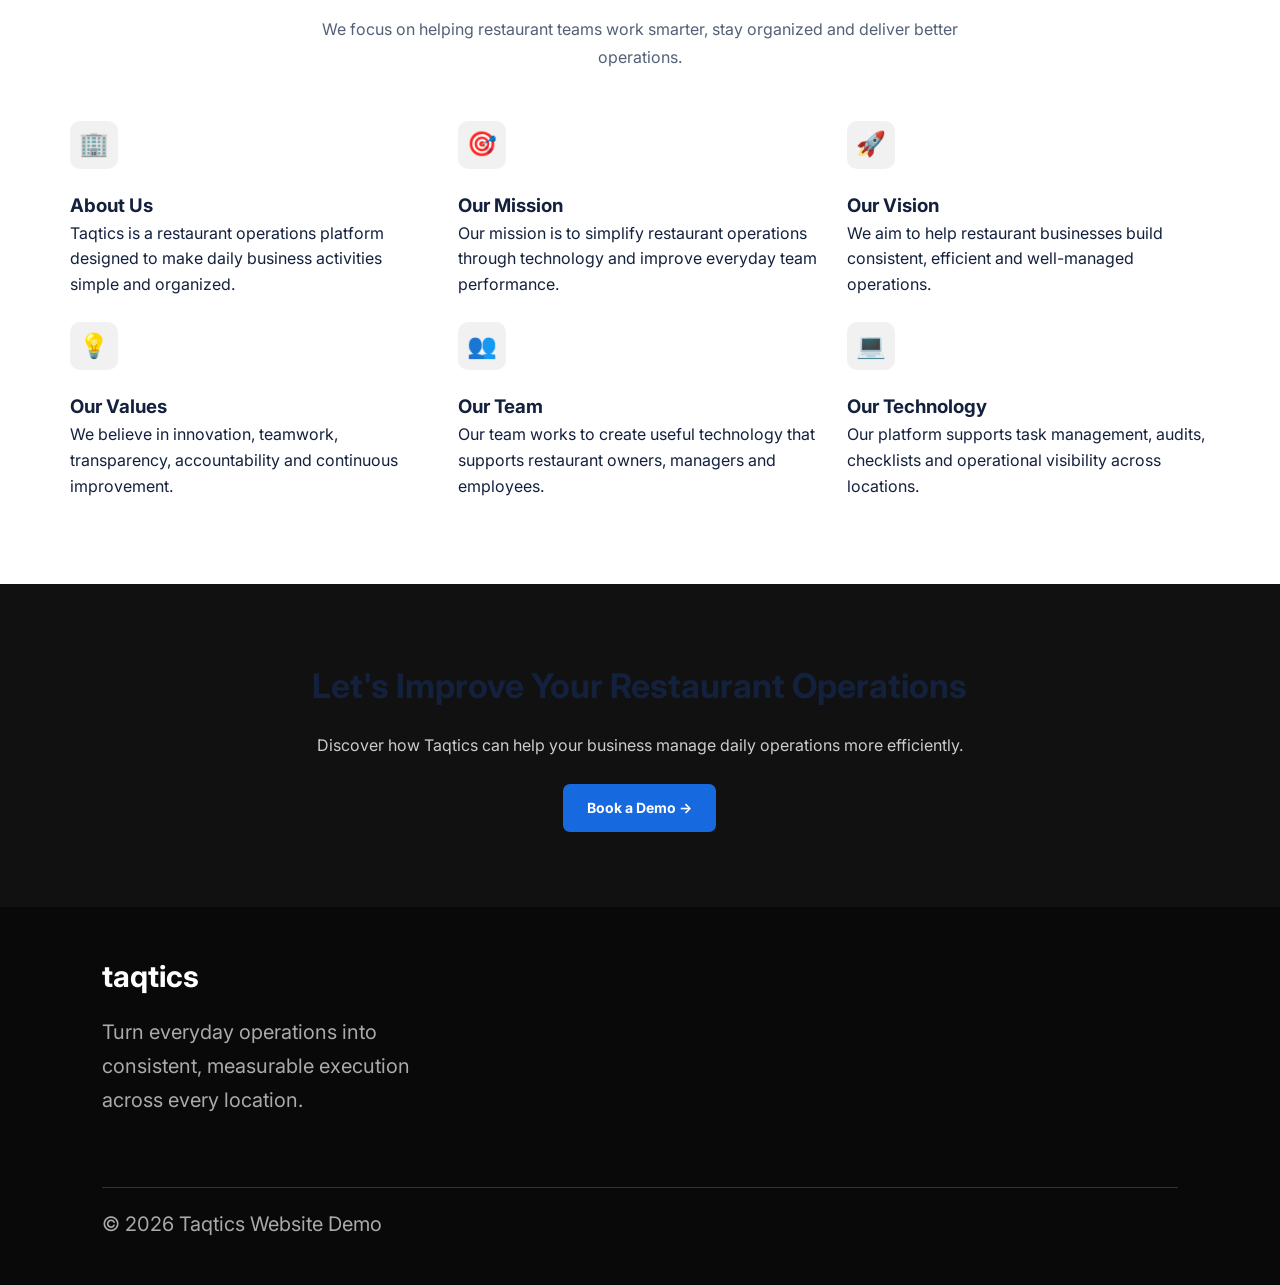
<file: TAQTICS-WEBSITE - Copy/company.html>
<!DOCTYPE html>
<html lang="en">

<head>
    <meta charset="UTF-8">
    <meta name="viewport" content="width=device-width, initial-scale=1.0">

    <title>Company | Taqtics</title>

    <meta name="description"
        content="Learn about Taqtics, our mission, vision and technology for smarter restaurant operations.">

    <link rel="stylesheet" href="style.css">

    <link href="https://fonts.googleapis.com/css2?family=Inter:wght@400;500;600;700;800&display=swap"
        rel="stylesheet">
</head>

<body>

    <!-- NAVBAR -->
    <header class="site-header">

        <nav class="navbar container">

            <a href="index.html" class="logo">taqtics</a>

            <button class="menu-btn" id="menuBtn"
                aria-label="Open menu" aria-expanded="false">
                ☰
            </button>

            <ul class="nav-links" id="navLinks">

                <li><a href="products.html">Products⌄</a></li>

                <li><a href="industries.html">Industries⌄</a></li>

                <li><a href="company.html">Company⌄</a></li>

                <li><a href="resources.html">Resources⌄</a></li>

                <li><a href="pricing.html">Pricing</a></li>

                <li>
                    <a href="trial.html" class="trial-link">
                        Start Free Trial
                    </a>
                </li>

                <li>
                    <a href="demo.html" class="btn btn-primary">
                        Book a Demo
                    </a>
                </li>

            </ul>

        </nav>

    </header>


    <!-- COMPANY HERO SECTION -->
    <main>

        <section class="products-hero">

            <div class="container products-hero-content">

                <p class="eyebrow">ABOUT TAQTICS</p>

                <h1>
                    Transforming Restaurant
                    <span>Operations with Technology</span>
                </h1>

                <p>
                    Taqtics helps restaurant businesses simplify daily
                    operations, improve team accountability and maintain
                    consistent standards across every location.
                </p>

                <div class="products-buttons">

                    <a href="demo.html" class="btn btn-primary">
                        Book a Demo
                    </a>

                    <a href="trial.html" class="text-link">
                        Start Free Trial →
                    </a>

                </div>

            </div>

        </section>


        <!-- COMPANY IMAGE SECTION -->
        <section class="products-section">

            <div class="container">

                <div class="section-heading">

                    <p class="eyebrow">WHO WE ARE</p>

                    <h2>Discover the Taqtics Story</h2>

                    <p>
                        Bringing people, technology and restaurant
                        operations together through one platform.
                    </p>

                </div>

                <div class="company-image">

                    <img src="images.company.jpg"
                        alt="Restaurant business team working together">

                </div>

            </div>

        </section>


        <!-- ABOUT COMPANY CARDS -->
        <section class="products-section">

            <div class="container">

                <div class="section-heading">

                    <p class="eyebrow">OUR COMPANY</p>

                    <h2>What Makes Taqtics Different?</h2>

                    <p>
                        We focus on helping restaurant teams work smarter,
                        stay organized and deliver better operations.
                    </p>

                </div>


                <div class="products-grid">

                    <article class="company-card">

                        <div class="product-icon">🏢</div>

                        <h3>About Us</h3>

                        <p>
                            Taqtics is a restaurant operations platform
                            designed to make daily business activities
                            simple and organized.
                        </p>

                    </article>


                    <article class="company-card">

                        <div class="product-icon">🎯</div>

                        <h3>Our Mission</h3>

                        <p>
                            Our mission is to simplify restaurant
                            operations through technology and
                            improve everyday team performance.
                        </p>

                    </article>


                    <article class="company-card">

                        <div class="product-icon">🚀</div>

                        <h3>Our Vision</h3>

                        <p>
                            We aim to help restaurant businesses
                            build consistent, efficient and
                            well-managed operations.
                        </p>

                    </article>


                    <article class="company-card">

                        <div class="product-icon">💡</div>

                        <h3>Our Values</h3>

                        <p>
                            We believe in innovation, teamwork,
                            transparency, accountability and
                            continuous improvement.
                        </p>

                    </article>


                    <article class="company-card">

                        <div class="product-icon">👥</div>

                        <h3>Our Team</h3>

                        <p>
                            Our team works to create useful
                            technology that supports restaurant
                            owners, managers and employees.
                        </p>

                    </article>


                    <article class="company-card">

                        <div class="product-icon">💻</div>

                        <h3>Our Technology</h3>

                        <p>
                            Our platform supports task management,
                            audits, checklists and operational
                            visibility across locations.
                        </p>

                    </article>

                </div>

            </div>

        </section>


        <!-- COMPANY CTA -->
        <section class="products-cta">

            <div class="container">

                <h2>Let's Improve Your Restaurant Operations</h2>

                <p>
                    Discover how Taqtics can help your business
                    manage daily operations more efficiently.
                </p>

                <a href="demo.html" class="btn btn-primary">
                    Book a Demo →
                </a>

            </div>

        </section>

    </main>


    <!-- FOOTER -->
    <footer class="main-footer">

        <div class="footer-brand">

            <h2>taqtics</h2>

            <p>
                Turn everyday operations into consistent,
                measurable execution across every location.
            </p>

        </div>

        <div class="footer-bottom">

            <p>
                © <span id="currentYear">2026</span> Taqtics Website Demo
            </p>

        </div>

    </footer>


    <!-- JAVASCRIPT -->
    <script src="script.js"></script>


</body>
</html>
</file>
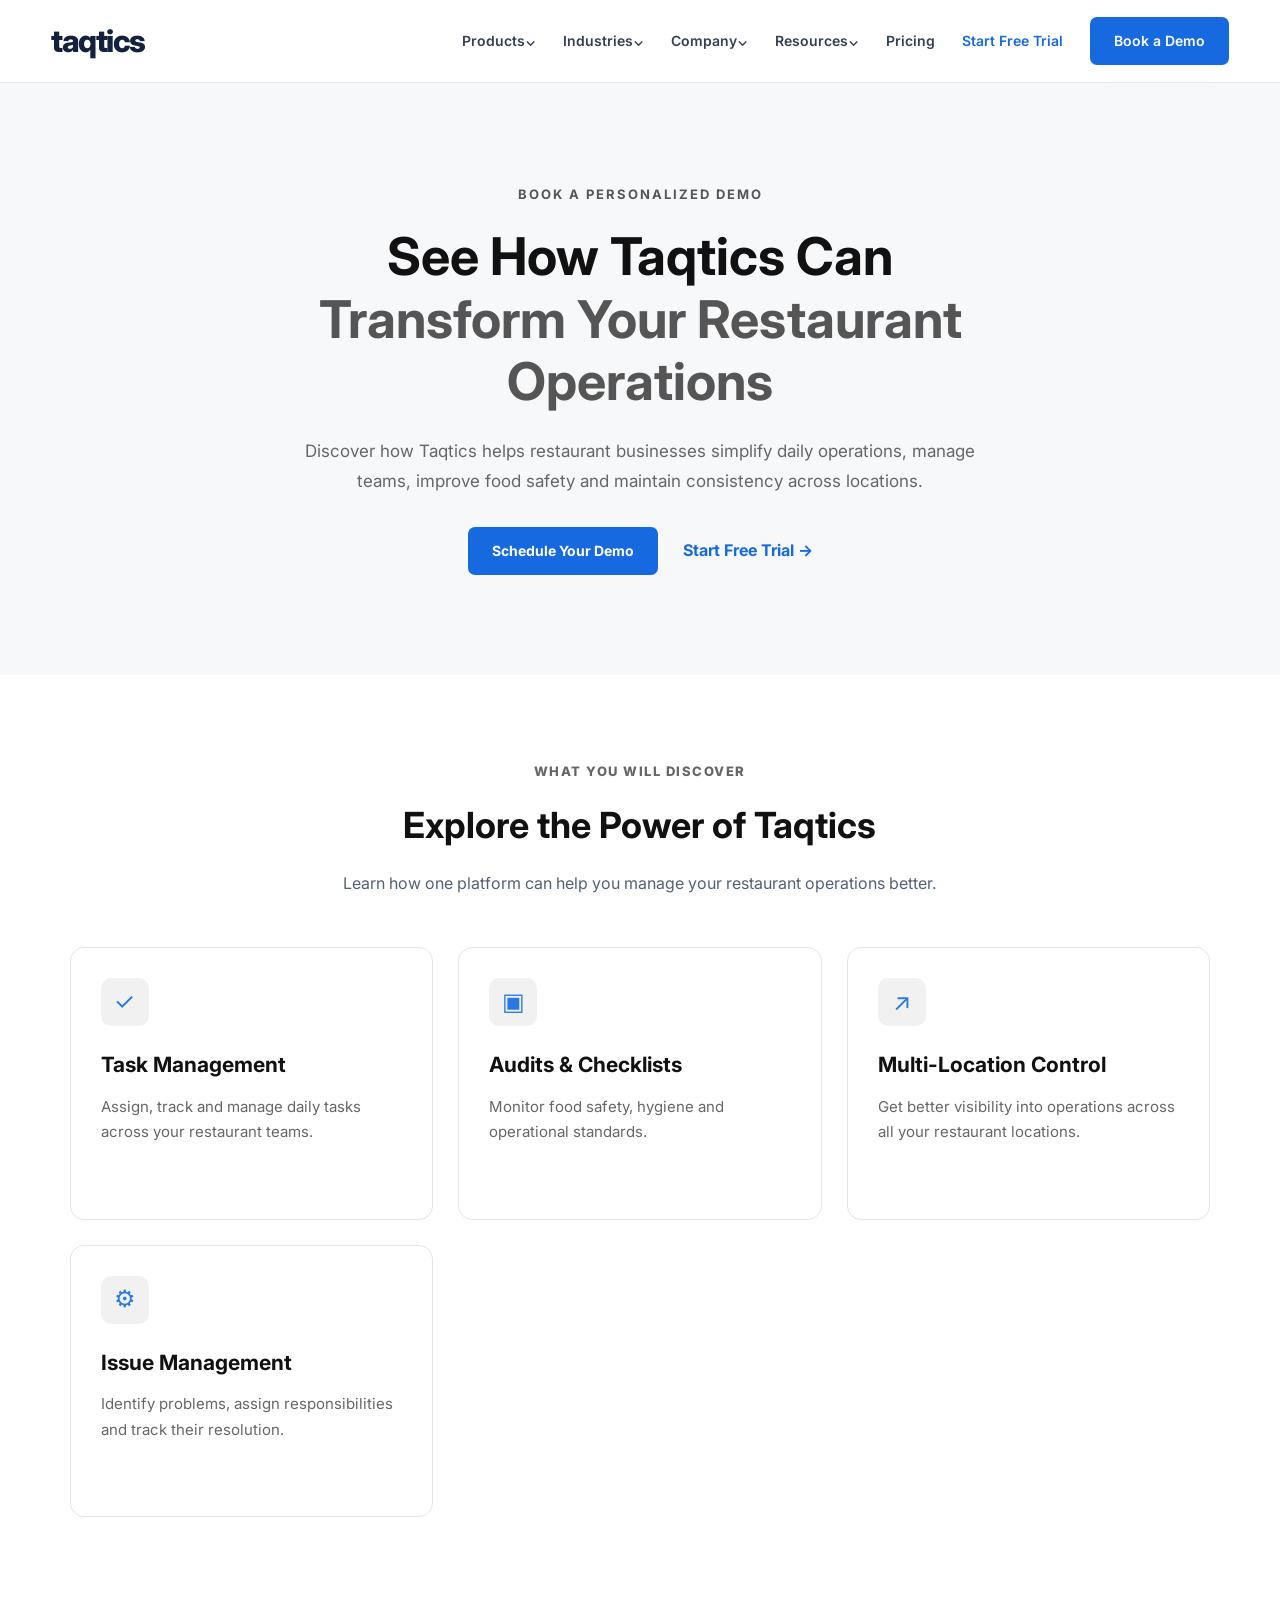
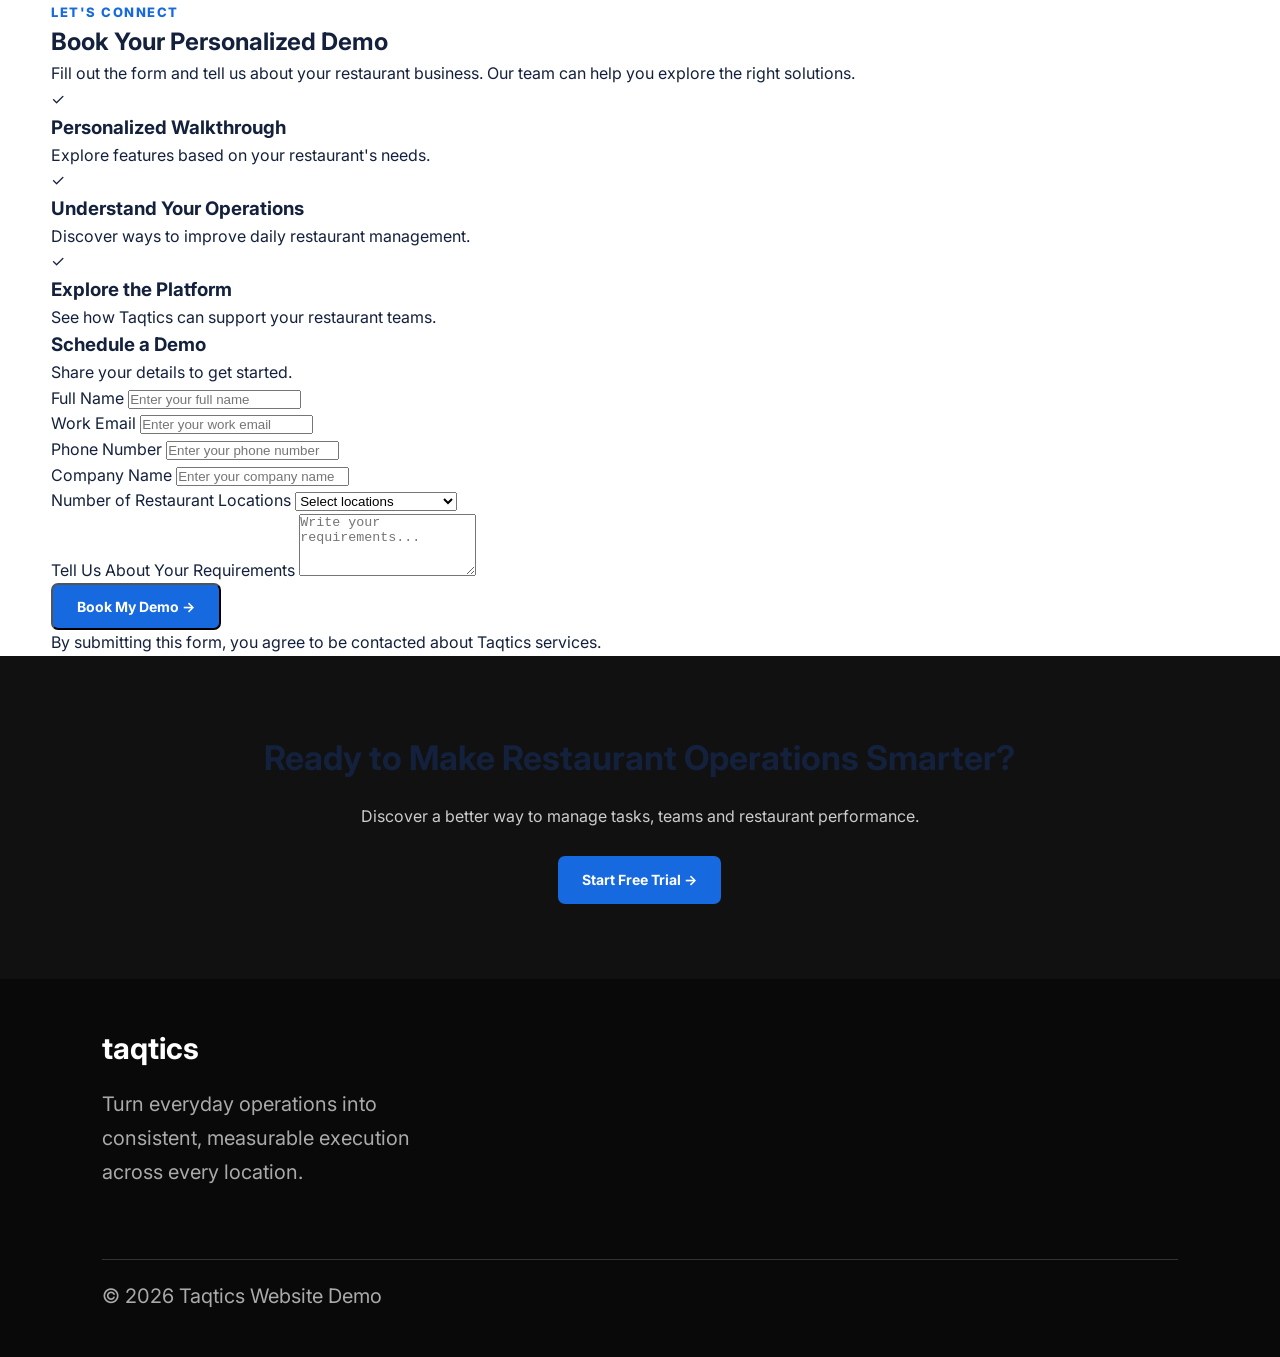
<file: TAQTICS-WEBSITE - Copy/demo.html>
<!DOCTYPE html>
<html lang="en">

<head>
    <meta charset="UTF-8">
    <meta name="viewport" content="width=device-width, initial-scale=1.0">

    <title>Book a Demo | Taqtics</title>

    <meta name="description" content="Book a demo and discover how Taqtics helps improve restaurant operations, food safety and team performance.">

    <!-- Google Font -->
    <link rel="preconnect" href="https://fonts.googleapis.com">
    <link rel="preconnect" href="https://fonts.gstatic.com" crossorigin>

    <link href="https://fonts.googleapis.com/css2?family=Inter:wght@400;500;600;700;800&display=swap" rel="stylesheet">

    <!-- CSS Files -->
    <link rel="stylesheet" href="style.css">


</head>

<body>

    <!-- NAVBAR -->

    <header class="site-header">

        <nav class="navbar container">

            <a href="index.html" class="logo">taqtics</a>

            <button class="menu-btn" id="menuBtn"
            aria-label="Open menu" aria-expanded="false">☰</button>

            <ul class="nav-links" id="navLinks">

                <li><a href="products.html">Products⌄</a></li>

                <li><a href="industries.html">Industries⌄</a></li>

                <li><a href="company.html">Company⌄</a></li>

                <li><a href="resources.html">Resources⌄</a></li>

                <li><a href="pricing.html">Pricing</a></li>

                <li>
                    <a href="trial.html" class="trial-link">
                        Start Free Trial
                    </a>
                </li>

                <li>
                    <a href="demo.html" class="btn btn-primary">
                        Book a Demo
                    </a>
                </li>

            </ul>

        </nav>

    </header>


    <!-- DEMO HERO SECTION -->

    <section class="products-hero demo-hero">

        <div class="container products-hero-content">

            <p class="eyebrow">BOOK A PERSONALIZED DEMO</p>

            <h1>
                See How Taqtics Can
                <span>Transform Your Restaurant Operations</span>
            </h1>

            <p>
                Discover how Taqtics helps restaurant businesses
                simplify daily operations, manage teams, improve
                food safety and maintain consistency across locations.
            </p>

            <div class="products-buttons">

                <a href="#demo-form" class="btn btn-primary">
                    Schedule Your Demo
                </a>

                <a href="trial.html" class="text-link">
                    Start Free Trial →
                </a>

            </div>

        </div>

    </section>


    <!-- DEMO BENEFITS SECTION -->

    <section class="products-section demo-benefits">

        <div class="container">

            <div class="section-heading">

                <p class="eyebrow">WHAT YOU WILL DISCOVER</p>

                <h2>Explore the Power of Taqtics</h2>

                <p>
                    Learn how one platform can help you
                    manage your restaurant operations better.
                </p>

            </div>


            <div class="products-grid">

                <article class="product-card">

                    <div class="product-icon">✓</div>

                    <h3>Task Management</h3>

                    <p>
                        Assign, track and manage daily tasks
                        across your restaurant teams.
                    </p>

                </article>


                <article class="product-card">

                    <div class="product-icon">▣</div>

                    <h3>Audits & Checklists</h3>

                    <p>
                        Monitor food safety, hygiene and
                        operational standards.
                    </p>

                </article>


                <article class="product-card">

                    <div class="product-icon">↗</div>

                    <h3>Multi-Location Control</h3>

                    <p>
                        Get better visibility into operations
                        across all your restaurant locations.
                    </p>

                </article>


                <article class="product-card">

                    <div class="product-icon">⚙</div>

                    <h3>Issue Management</h3>

                    <p>
                        Identify problems, assign responsibilities
                        and track their resolution.
                    </p>

                </article>

            </div>

        </div>

    </section>


    <!-- BOOK A DEMO FORM -->

    <section class="demo-form-section" id="demo-form">

        <div class="container demo-form-container">


            <!-- LEFT CONTENT -->

            <div class="demo-form-info">

                <p class="eyebrow">LET'S CONNECT</p>

                <h2>Book Your Personalized Demo</h2>

                <p>
                    Fill out the form and tell us about your
                    restaurant business. Our team can help you
                    explore the right solutions.
                </p>


                <div class="demo-info-item">

                    <div class="demo-info-icon">✓</div>

                    <div>
                        <h3>Personalized Walkthrough</h3>

                        <p>
                            Explore features based on your
                            restaurant's needs.
                        </p>
                    </div>

                </div>


                <div class="demo-info-item">

                    <div class="demo-info-icon">✓</div>

                    <div>
                        <h3>Understand Your Operations</h3>

                        <p>
                            Discover ways to improve daily
                            restaurant management.
                        </p>
                    </div>

                </div>


                <div class="demo-info-item">

                    <div class="demo-info-icon">✓</div>

                    <div>
                        <h3>Explore the Platform</h3>

                        <p>
                            See how Taqtics can support your
                            restaurant teams.
                        </p>
                    </div>

                </div>

            </div>


            <!-- RIGHT FORM -->

            <div class="demo-form-card">

                <h3>Schedule a Demo</h3>

                <p>Share your details to get started.</p>


                <form id="demoForm">


                    <div class="form-group">

                        <label for="demoName">Full Name</label>

                        <input
                            type="text"
                            id="demoName"
                            name="demoName"
                            placeholder="Enter your full name"
                            required>

                    </div>


                    <div class="form-group">

                        <label for="demoEmail">Work Email</label>

                        <input
                            type="email"
                            id="demoEmail"
                            name="demoEmail"
                            placeholder="Enter your work email"
                            required>

                    </div>


                    <div class="form-group">

                        <label for="demoPhone">Phone Number</label>

                        <input
                            type="tel"
                            id="demoPhone"
                            name="demoPhone"
                            placeholder="Enter your phone number"
                            required>

                    </div>


                    <div class="form-group">

                        <label for="demoCompany">Company Name</label>

                        <input
                            type="text"
                            id="demoCompany"
                            name="demoCompany"
                            placeholder="Enter your company name"
                            required>

                    </div>


                    <div class="form-group">

                        <label for="demoLocations">
                            Number of Restaurant Locations
                        </label>

                        <select
                            id="demoLocations"
                            name="demoLocations"
                            required>

                            <option value="">Select locations</option>

                            <option value="1">1 Location</option>

                            <option value="2-5">2–5 Locations</option>

                            <option value="6-10">6–10 Locations</option>

                            <option value="10+">More than 10 Locations</option>

                        </select>

                    </div>


                    <div class="form-group">

                        <label for="demoMessage">
                            Tell Us About Your Requirements
                        </label>

                        <textarea
                            id="demoMessage"
                            name="demoMessage"
                            rows="4"
                            placeholder="Write your requirements..."></textarea>

                    </div>


                    <button type="submit" class="btn btn-primary demo-submit">
                        Book My Demo →
                    </button>


                    <p class="form-note">
                        By submitting this form, you agree to be
                        contacted about Taqtics services.
                    </p>


                    <p id="demoSuccessMessage" class="demo-message"></p>


                </form>

            </div>

        </div>

    </section>


    <!-- CTA SECTION -->

    <section class="products-cta">

        <div class="container">

            <h2>Ready to Make Restaurant Operations Smarter?</h2>

            <p>
                Discover a better way to manage tasks,
                teams and restaurant performance.
            </p>

            <a href="trial.html" class="btn btn-primary">
                Start Free Trial →
            </a>

        </div>

    </section>


    <!-- FOOTER -->

    <footer class="main-footer">

        <div class="footer-brand">

            <h2>taqtics</h2>

            <p>
                Turn everyday operations into consistent,
                measurable execution across every location.
            </p>

        </div>


        <div class="footer-bottom">

            <p>
                © <span id="currentYear">2026</span>
                Taqtics Website Demo
            </p>

        </div>

    </footer>


    <!-- JAVASCRIPT -->

    <script src="script.js"></script>
    

</body>

</html>
</file>
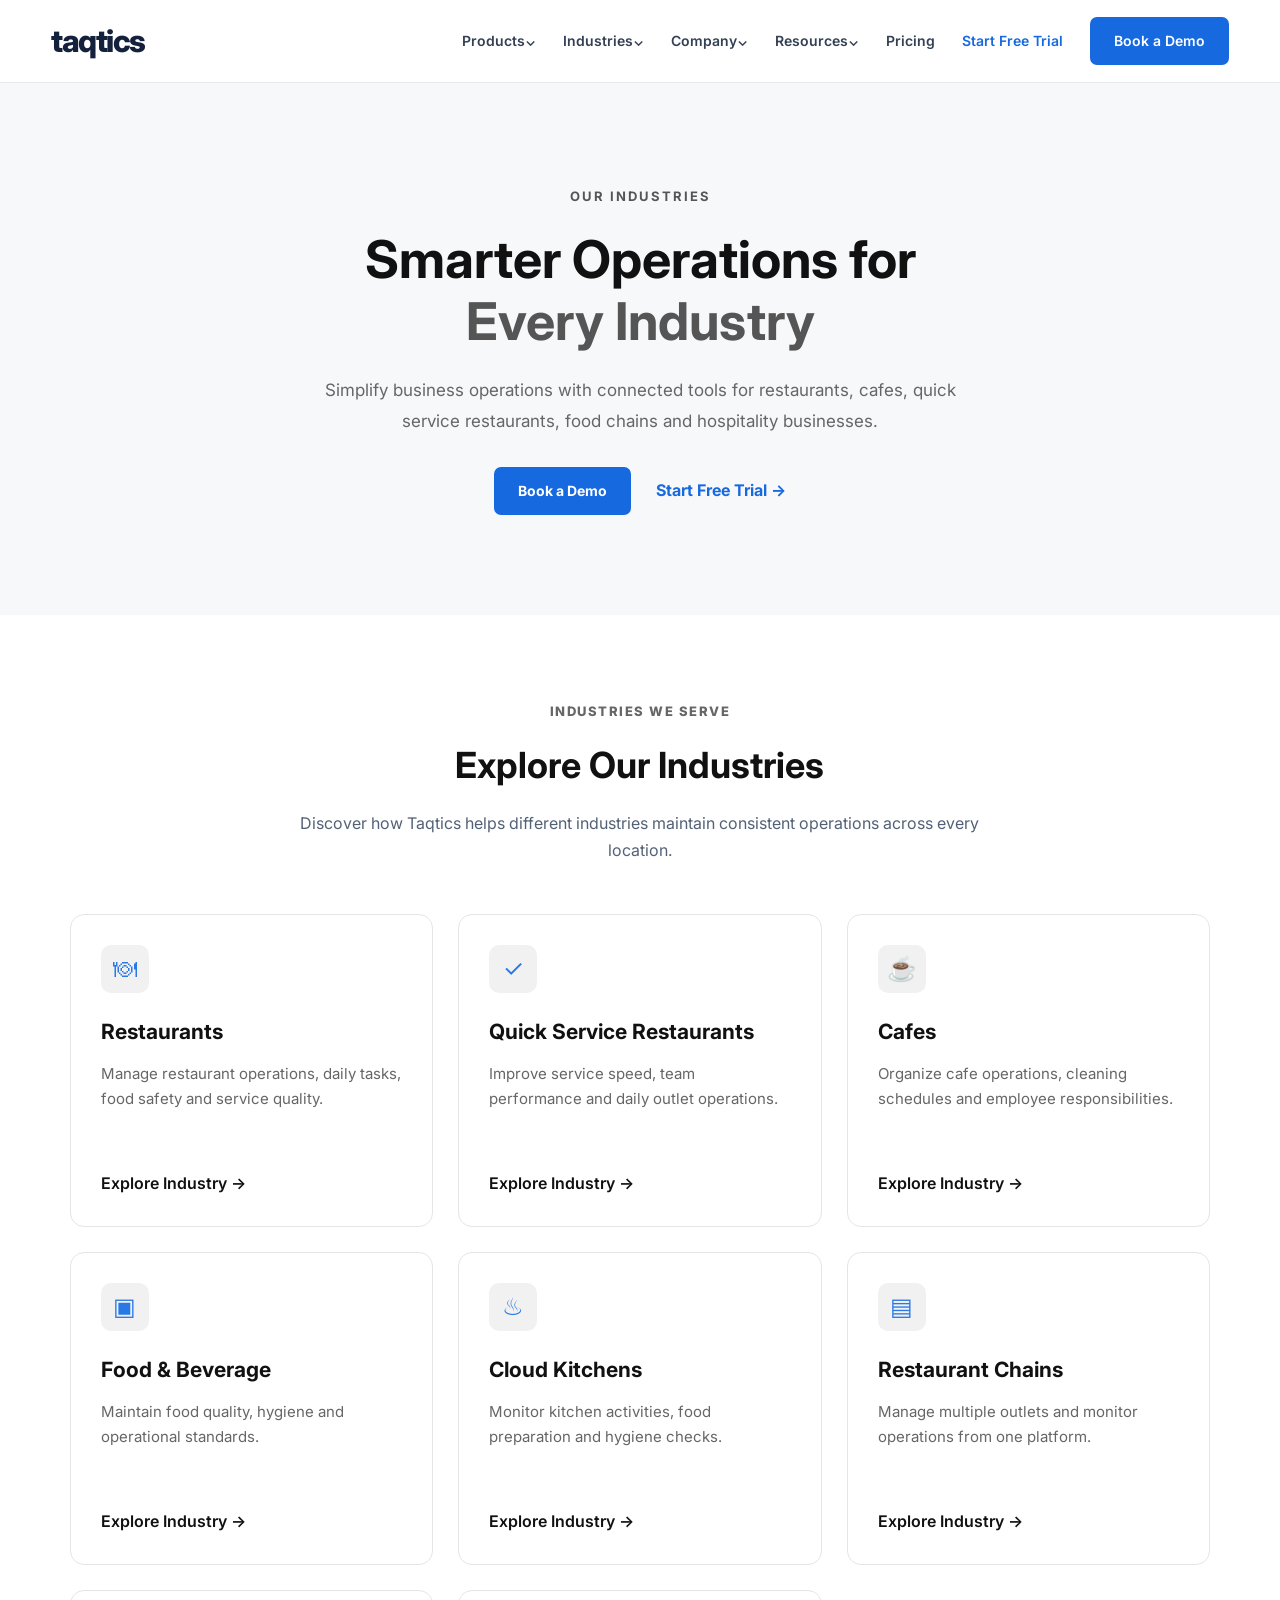
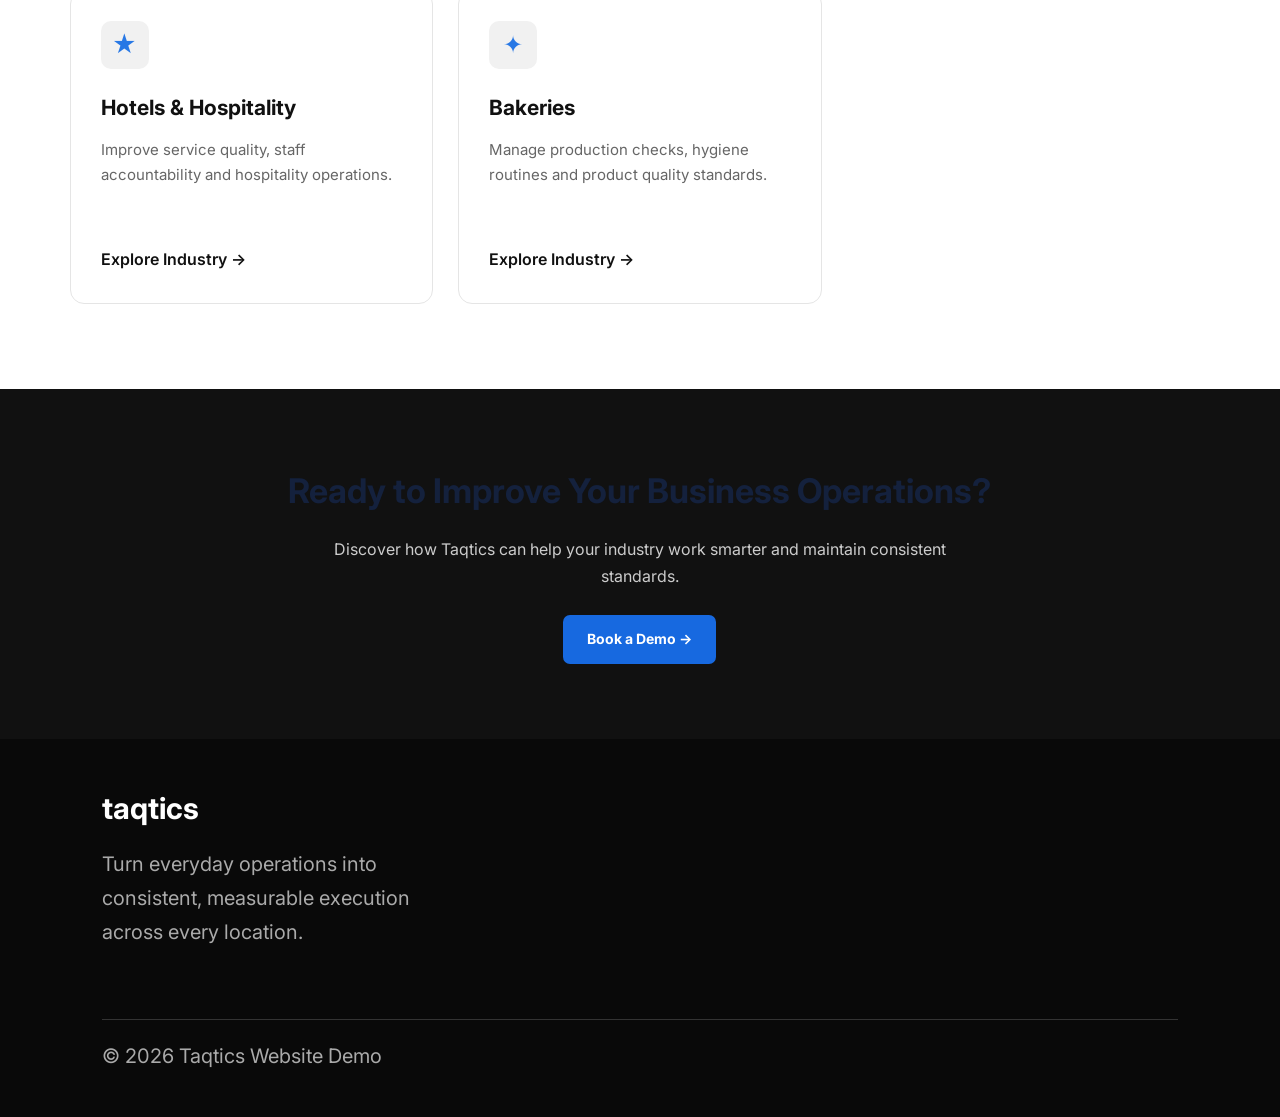
<file: TAQTICS-WEBSITE - Copy/industries.html>
<!DOCTYPE html>
<html lang="en">
<head>
    <meta charset="UTF-8">
    <meta name="viewport" content="width=device-width, initial-scale=1.0">

    <title>Industries | Taqtics</title>
    <meta name="description" content="Discover Taqtics solutions for restaurants, cafes, QSRs and food businesses.">

    <link rel="stylesheet" href="style.css">

    <link href="https://fonts.googleapis.com/css2?family=Inter:wght@400;500;600;700;800&display=swap" rel="stylesheet">
</head>

<body>

<header class="site-header">
    <nav class="navbar container">

        <a href="index.html" class="logo">taqtics</a>

        <button class="menu-btn" id="menuBtn"
        aria-label="Open menu" aria-expanded="false">☰</button>

        <ul class="nav-links" id="navLinks">
            <li><a href="products.html">Products⌄</a></li>
            <li><a href="industries.html">Industries⌄</a></li>
            <li><a href="company.html">Company⌄</a></li>
            <li><a href="resources.html">Resources⌄</a></li>
            <li><a href="pricing.html">Pricing</a></li>
            <li><a href="trial.html" class="trial-link">Start Free Trial</a></li>
            <li><a href="demo.html" class="btn btn-primary">Book a Demo</a></li>
        </ul>

    </nav>
</header>

<main>

<!-- Industries Hero -->

<section class="products-hero">
    <div class="container products-hero-content">

        <span class="eyebrow">OUR INDUSTRIES</span>

        <h1>
            Smarter Operations for
            <span>Every Industry</span>
        </h1>

        <p>
            Simplify business operations with connected tools
            for restaurants, cafes, quick service restaurants,
            food chains and hospitality businesses.
        </p>

        <div class="products-buttons">
            <a href="demo.html" class="btn btn-primary">Book a Demo</a>
            <a href="trial.html" class="text-link">Start Free Trial →</a>
        </div>

    </div>
</section>

<!-- Industries Cards -->

<section class="products-section">
    <div class="container">

        <div class="section-heading">
            <p class="eyebrow">INDUSTRIES WE SERVE</p>
            <h2>Explore Our Industries</h2>
            <p>
                Discover how Taqtics helps different industries
                maintain consistent operations across every location.
            </p>
        </div>

        <div class="products-grid">

            <article class="product-card">
                <div class="product-icon">🍽</div>
                <h3>Restaurants</h3>
                <p>
                    Manage restaurant operations, daily tasks,
                    food safety and service quality.
                </p>
                <a href="demo.html">Explore Industry →</a>
            </article>

            <article class="product-card">
                <div class="product-icon">✓</div>
                <h3>Quick Service Restaurants</h3>
                <p>
                    Improve service speed, team performance
                    and daily outlet operations.
                </p>
                <a href="demo.html">Explore Industry →</a>
            </article>

            <article class="product-card">
                <div class="product-icon">☕</div>
                <h3>Cafes</h3>
                <p>
                    Organize cafe operations, cleaning schedules
                    and employee responsibilities.
                </p>
                <a href="demo.html">Explore Industry →</a>
            </article>

            <article class="product-card">
                <div class="product-icon">▣</div>
                <h3>Food & Beverage</h3>
                <p>
                    Maintain food quality, hygiene and
                    operational standards.
                </p>
                <a href="demo.html">Explore Industry →</a>
            </article>

            <article class="product-card">
                <div class="product-icon">♨</div>
                <h3>Cloud Kitchens</h3>
                <p>
                    Monitor kitchen activities, food preparation
                    and hygiene checks.
                </p>
                <a href="demo.html">Explore Industry →</a>
            </article>

            <article class="product-card">
                <div class="product-icon">▤</div>
                <h3>Restaurant Chains</h3>
                <p>
                    Manage multiple outlets and monitor
                    operations from one platform.
                </p>
                <a href="demo.html">Explore Industry →</a>
            </article>

            <article class="product-card">
                <div class="product-icon">★</div>
                <h3>Hotels & Hospitality</h3>
                <p>
                    Improve service quality, staff accountability
                    and hospitality operations.
                </p>
                <a href="demo.html">Explore Industry →</a>
            </article>

            <article class="product-card">
                <div class="product-icon">✦</div>
                <h3>Bakeries</h3>
                <p>
                    Manage production checks, hygiene routines
                    and product quality standards.
                </p>
                <a href="demo.html">Explore Industry →</a>
            </article>

        </div>
    </div>
</section>

<!-- Industries CTA -->

<section class="products-cta">
    <div class="container">
        <h2>Ready to Improve Your Business Operations?</h2>
        <p>
            Discover how Taqtics can help your industry
            work smarter and maintain consistent standards.
        </p>
        <a href="demo.html" class="btn btn-primary">Book a Demo →</a>
    </div>
</section>

</main>

<!-- Footer -->

<footer class="main-footer">
    <div class="footer-brand">
        <h2>taqtics</h2>
        <p>
            Turn everyday operations into consistent,
            measurable execution across every location.
        </p>
    </div>

    <div class="footer-bottom">
        <p>© 2026 Taqtics Website Demo</p>
    </div>
</footer>

<script src="script.js"></script>

</body>
</html>
</file>
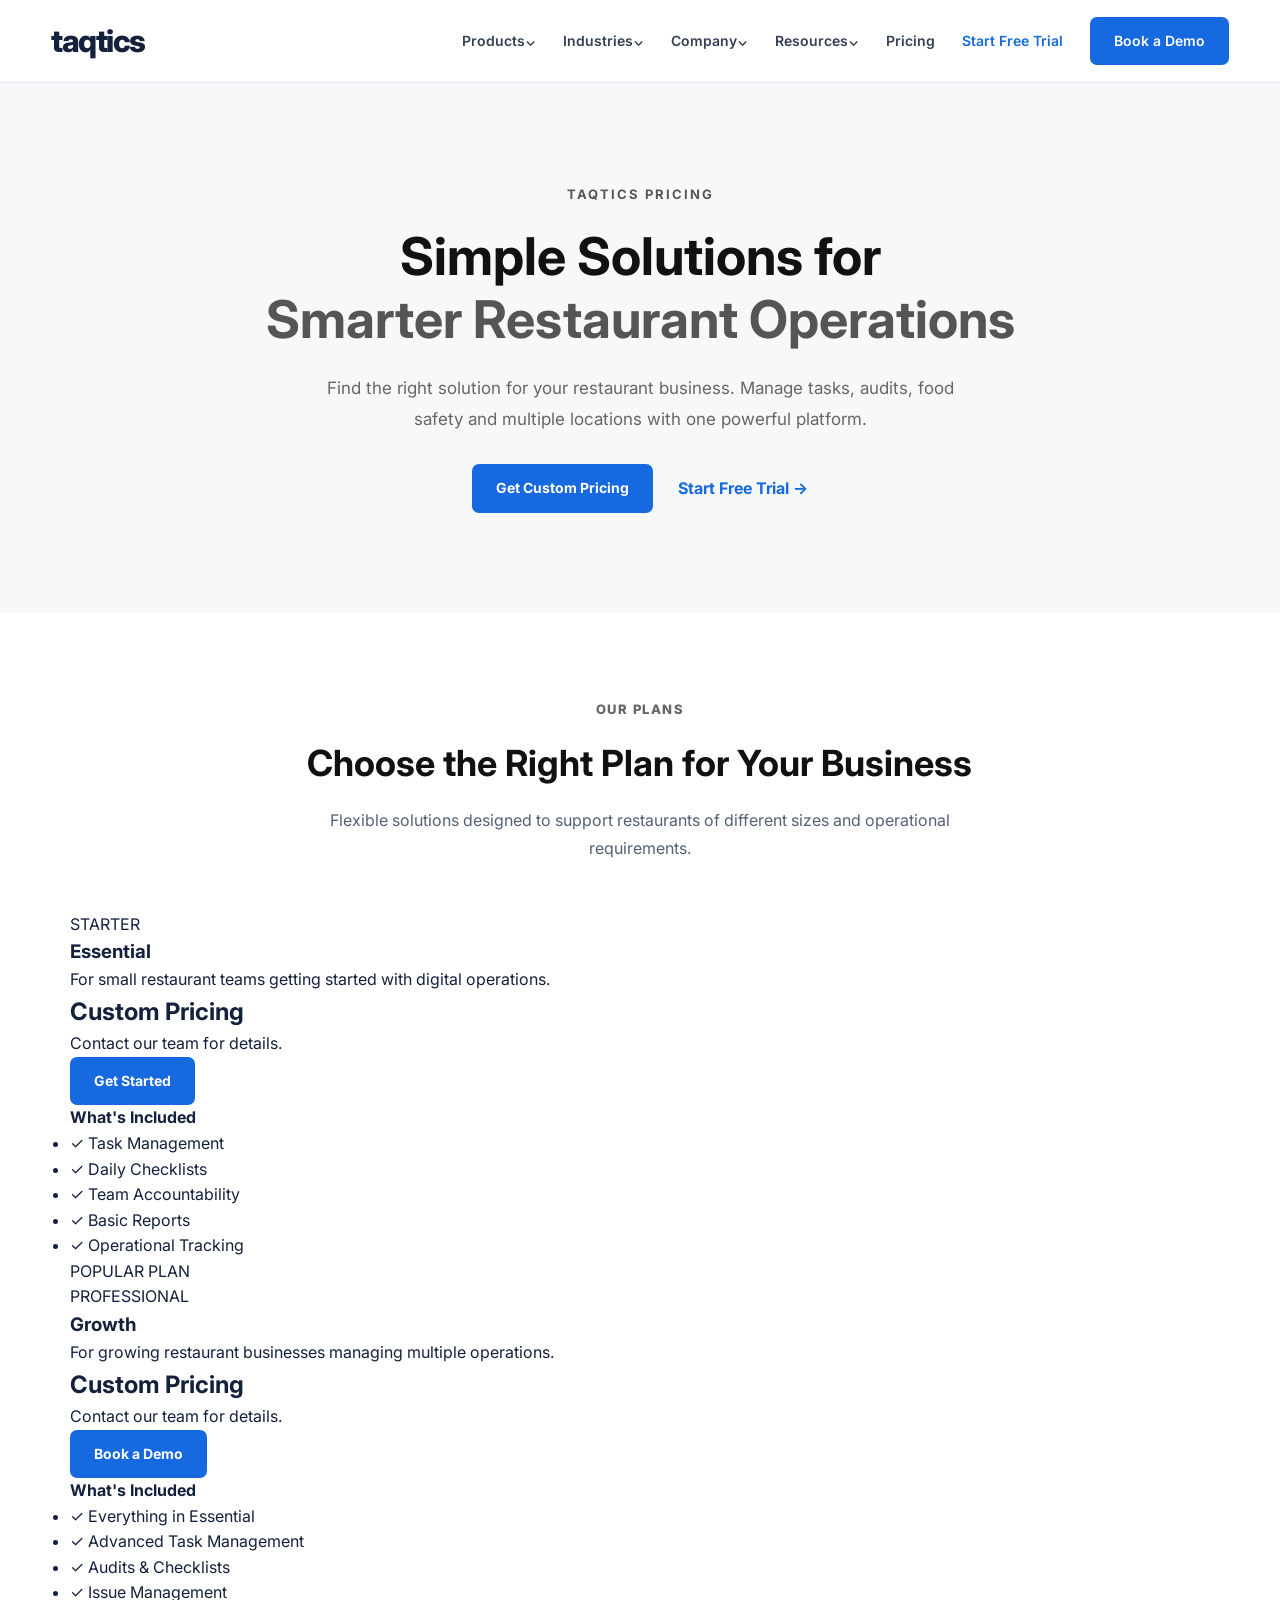
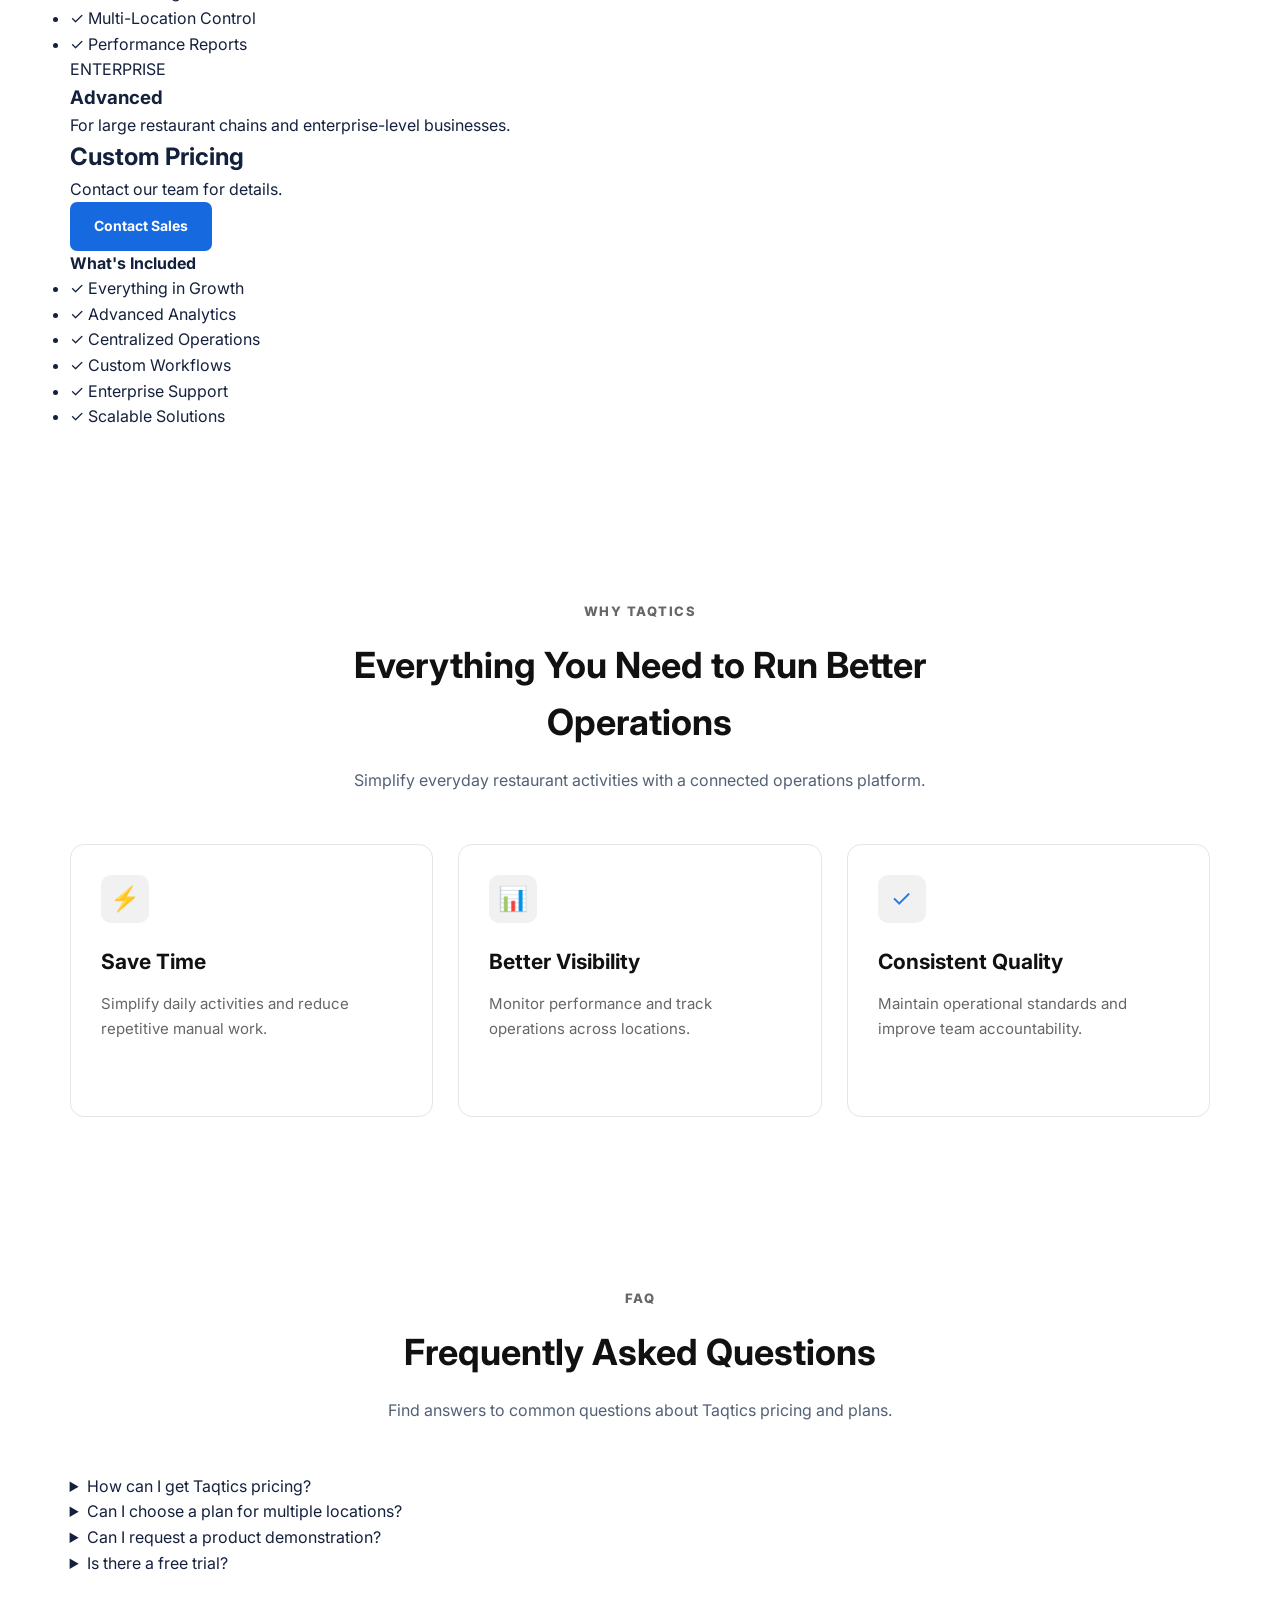
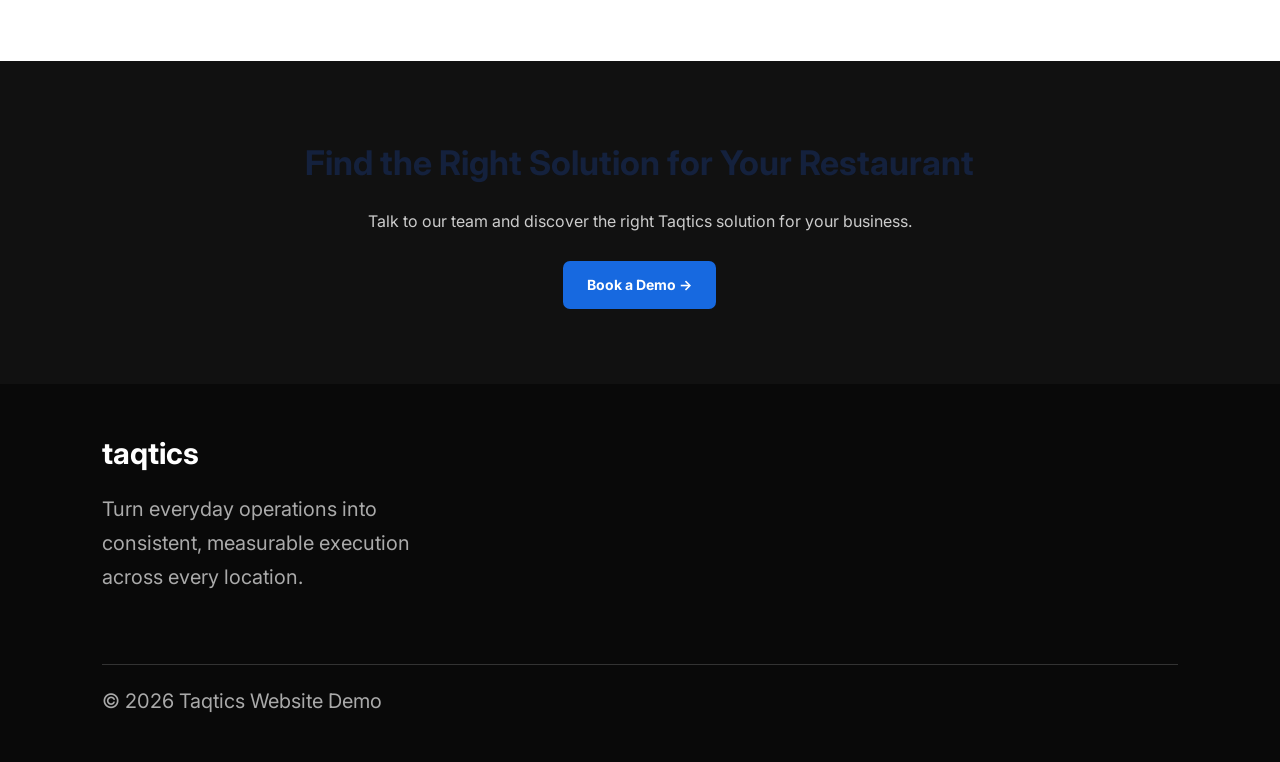
<file: TAQTICS-WEBSITE - Copy/pricing.html>
<!DOCTYPE html>
<html lang="en">

<head>
    <meta charset="UTF-8">
    <meta name="viewport" content="width=device-width, initial-scale=1.0">

    <title>Pricing | Taqtics</title>

    <meta name="description"
        content="Explore Taqtics restaurant management software pricing and plans for your business.">

    <!-- CSS FILES -->
    <link rel="stylesheet" href="style.css">

    <!-- GOOGLE FONT -->
    <link href="https://fonts.googleapis.com/css2?family=Inter:wght@400;500;600;700;800&display=swap"
        rel="stylesheet">

</head>

<body>

    <!-- NAVBAR -->
    <header class="site-header">

        <nav class="navbar container">

            <a href="index.html" class="logo">taqtics</a>

            <button class="menu-btn" id="menuBtn"
                aria-label="Open menu" aria-expanded="false">
                ☰
            </button>

            <ul class="nav-links" id="navLinks">

                <li>
                    <a href="products.html">Products⌄</a>
                </li>

                <li>
                    <a href="industries.html">Industries⌄</a>
                </li>

                <li>
                    <a href="company.html">Company⌄</a>
                </li>

                <li>
                    <a href="resources.html">Resources⌄</a>
                </li>

                <li>
                    <a href="pricing.html">Pricing</a>
                </li>

                <li>
                    <a href="trial.html" class="trial-link">
                        Start Free Trial
                    </a>
                </li>

                <li>
                    <a href="demo.html" class="btn btn-primary">
                        Book a Demo
                    </a>
                </li>

            </ul>

        </nav>

    </header>


    <!-- MAIN CONTENT -->
    <main>

        <!-- PRICING HERO -->
        <section class="products-hero">

            <div class="container products-hero-content">

                <p class="eyebrow">TAQTICS PRICING</p>

                <h1>
                    Simple Solutions for
                    <span>Smarter Restaurant Operations</span>
                </h1>

                <p>
                    Find the right solution for your restaurant business.
                    Manage tasks, audits, food safety and multiple
                    locations with one powerful platform.
                </p>

                <div class="products-buttons">

                    <a href="demo.html" class="btn btn-primary">
                        Get Custom Pricing
                    </a>

                    <a href="trial.html" class="text-link">
                        Start Free Trial →
                    </a>

                </div>

            </div>

        </section>


        <!-- PRICING PLANS -->
        <section class="products-section">

            <div class="container">

                <div class="section-heading">

                    <p class="eyebrow">OUR PLANS</p>

                    <h2>Choose the Right Plan for Your Business</h2>

                    <p>
                        Flexible solutions designed to support
                        restaurants of different sizes and
                        operational requirements.
                    </p>

                </div>


                <div class="pricing-grid">


                    <!-- STARTER PLAN -->
                    <article class="pricing-card">

                        <p class="plan-label">STARTER</p>

                        <h3>Essential</h3>

                        <p class="plan-description">
                            For small restaurant teams getting
                            started with digital operations.
                        </p>

                        <h2>Custom Pricing</h2>

                        <p class="price-note">
                            Contact our team for details.
                        </p>

                        <a href="demo.html" class="btn btn-primary">
                            Get Started
                        </a>

                        <div class="plan-divider"></div>

                        <h4>What's Included</h4>

                        <ul class="plan-features">

                            <li>✓ Task Management</li>

                            <li>✓ Daily Checklists</li>

                            <li>✓ Team Accountability</li>

                            <li>✓ Basic Reports</li>

                            <li>✓ Operational Tracking</li>

                        </ul>

                    </article>


                    <!-- PROFESSIONAL PLAN -->
                    <article class="pricing-card popular-plan">

                        <div class="popular-badge">
                            POPULAR PLAN
                        </div>

                        <p class="plan-label">PROFESSIONAL</p>

                        <h3>Growth</h3>

                        <p class="plan-description">
                            For growing restaurant businesses
                            managing multiple operations.
                        </p>

                        <h2>Custom Pricing</h2>

                        <p class="price-note">
                            Contact our team for details.
                        </p>

                        <a href="demo.html" class="btn btn-primary">
                            Book a Demo
                        </a>

                        <div class="plan-divider"></div>

                        <h4>What's Included</h4>

                        <ul class="plan-features">

                            <li>✓ Everything in Essential</li>

                            <li>✓ Advanced Task Management</li>

                            <li>✓ Audits & Checklists</li>

                            <li>✓ Issue Management</li>

                            <li>✓ Multi-Location Control</li>

                            <li>✓ Performance Reports</li>

                        </ul>

                    </article>


                    <!-- ENTERPRISE PLAN -->
                    <article class="pricing-card">

                        <p class="plan-label">ENTERPRISE</p>

                        <h3>Advanced</h3>

                        <p class="plan-description">
                            For large restaurant chains and
                            enterprise-level businesses.
                        </p>

                        <h2>Custom Pricing</h2>

                        <p class="price-note">
                            Contact our team for details.
                        </p>

                        <a href="demo.html" class="btn btn-primary">
                            Contact Sales
                        </a>

                        <div class="plan-divider"></div>

                        <h4>What's Included</h4>

                        <ul class="plan-features">

                            <li>✓ Everything in Growth</li>

                            <li>✓ Advanced Analytics</li>

                            <li>✓ Centralized Operations</li>

                            <li>✓ Custom Workflows</li>

                            <li>✓ Enterprise Support</li>

                            <li>✓ Scalable Solutions</li>

                        </ul>

                    </article>


                </div>

            </div>

        </section>


        <!-- WHY CHOOSE TAQTICS -->
        <section class="products-section pricing-benefits">

            <div class="container">

                <div class="section-heading">

                    <p class="eyebrow">WHY TAQTICS</p>

                    <h2>Everything You Need to Run Better Operations</h2>

                    <p>
                        Simplify everyday restaurant activities
                        with a connected operations platform.
                    </p>

                </div>


                <div class="products-grid">

                    <article class="product-card">

                        <div class="product-icon">⚡</div>

                        <h3>Save Time</h3>

                        <p>
                            Simplify daily activities and reduce
                            repetitive manual work.
                        </p>

                    </article>


                    <article class="product-card">

                        <div class="product-icon">📊</div>

                        <h3>Better Visibility</h3>

                        <p>
                            Monitor performance and track
                            operations across locations.
                        </p>

                    </article>


                    <article class="product-card">

                        <div class="product-icon">✓</div>

                        <h3>Consistent Quality</h3>

                        <p>
                            Maintain operational standards
                            and improve team accountability.
                        </p>

                    </article>

                </div>

            </div>

        </section>


        <!-- FAQ SECTION -->
        <section class="products-section">

            <div class="container">

                <div class="section-heading">

                    <p class="eyebrow">FAQ</p>

                    <h2>Frequently Asked Questions</h2>

                    <p>
                        Find answers to common questions
                        about Taqtics pricing and plans.
                    </p>

                </div>


                <div class="pricing-faq">

                    <details>
                        <summary>How can I get Taqtics pricing?</summary>

                        <p>
                            Contact our team through the Book a Demo
                            page to discuss your business requirements
                            and receive pricing information.
                        </p>
                    </details>


                    <details>
                        <summary>Can I choose a plan for multiple locations?</summary>

                        <p>
                            Taqtics offers solutions for restaurant
                            businesses managing multiple locations.
                            Contact the team to discuss your needs.
                        </p>
                    </details>


                    <details>
                        <summary>Can I request a product demonstration?</summary>

                        <p>
                            Yes. You can use the Book a Demo page
                            to request a demonstration of the platform.
                        </p>
                    </details>


                    <details>
                        <summary>Is there a free trial?</summary>

                        <p>
                            Visit the Start Free Trial page or
                            contact the Taqtics team for information
                            about trial availability.
                        </p>
                    </details>

                </div>

            </div>

        </section>


        <!-- CTA SECTION -->
        <section class="products-cta">

            <div class="container">

                <h2>Find the Right Solution for Your Restaurant</h2>

                <p>
                    Talk to our team and discover the right
                    Taqtics solution for your business.
                </p>

                <a href="demo.html" class="btn btn-primary">
                    Book a Demo →
                </a>

            </div>

        </section>

    </main>


    <!-- FOOTER -->
    <footer class="main-footer">

        <div class="footer-brand">

            <h2>taqtics</h2>

            <p>
                Turn everyday operations into consistent,
                measurable execution across every location.
            </p>

        </div>

        <div class="footer-bottom">

            <p>
                © <span id="currentYear">2026</span>
                Taqtics Website Demo
            </p>

        </div>

    </footer>


    <!-- JAVASCRIPT -->
    <script src="script.js"></script>

</body>
</html>
</file>
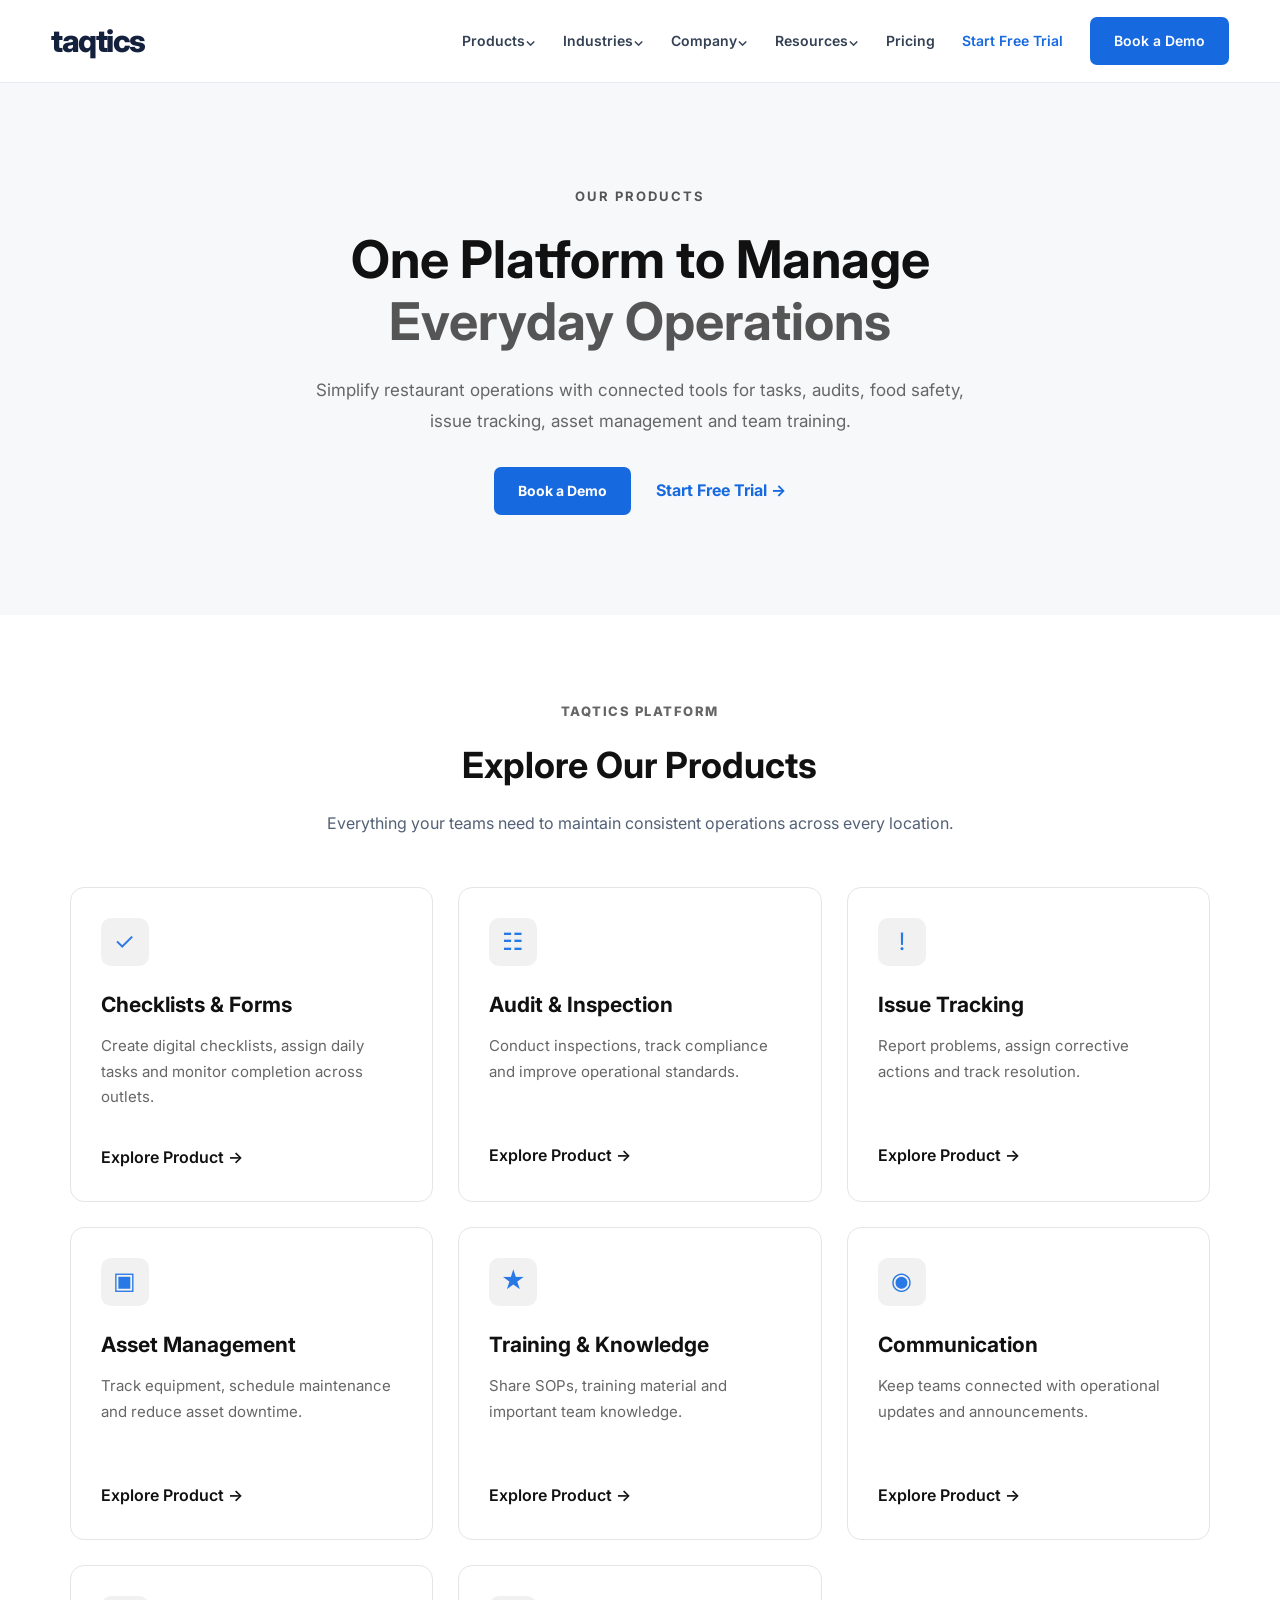
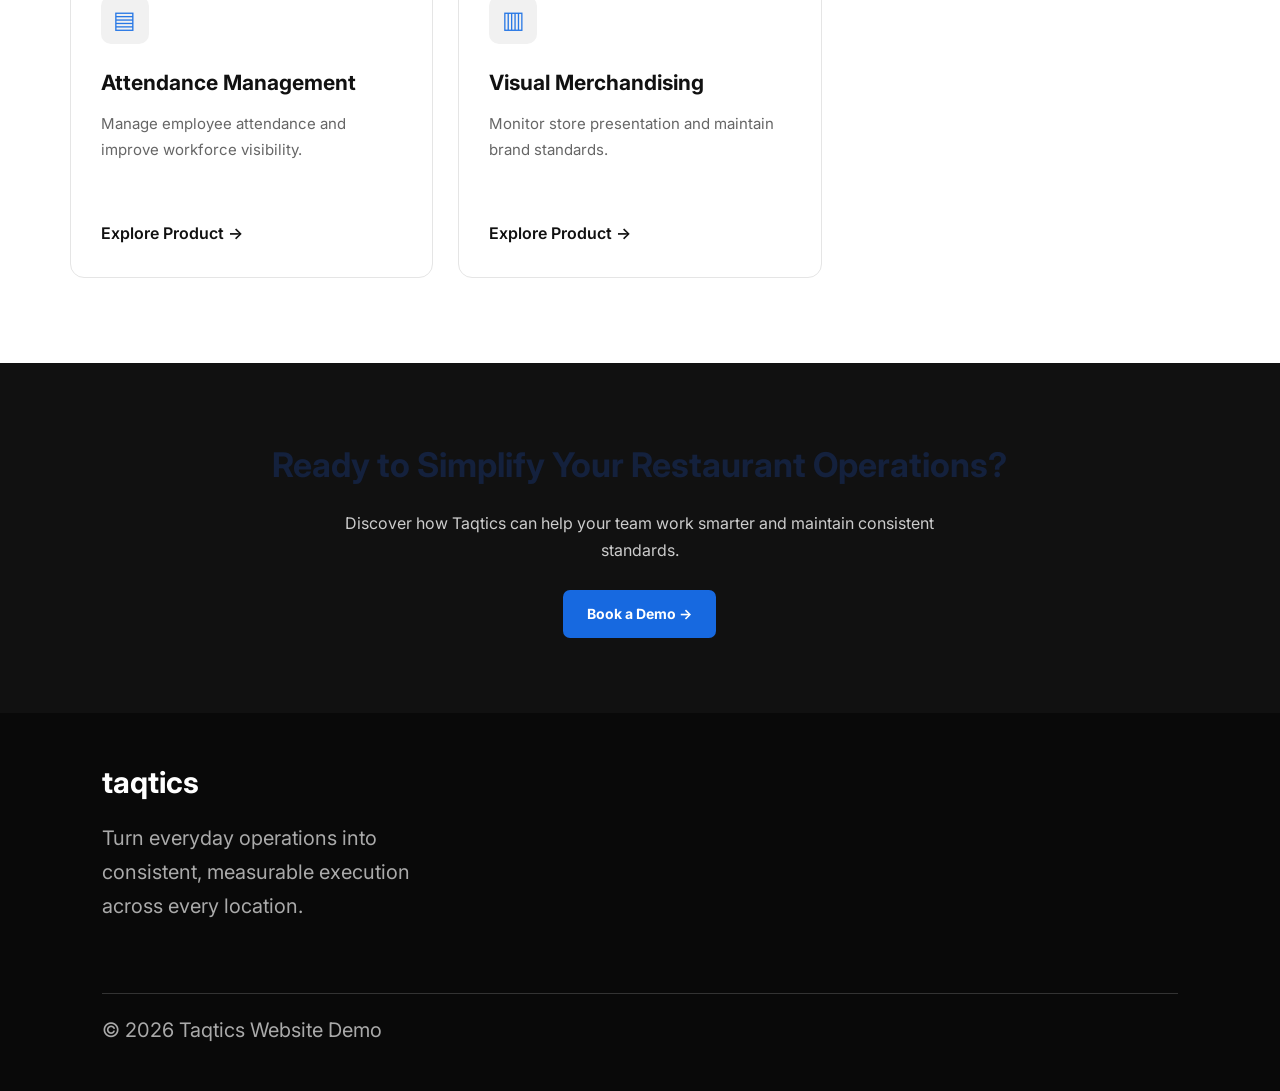
<file: TAQTICS-WEBSITE - Copy/products.html>
<!DOCTYPE html>
<html lang="en">
<head>
    <meta charset="UTF-8">
    <meta name="viewport" content="width=device-width, initial-scale=1.0">

    <title>Products | Taqtics</title>
    <meta name="description" content="Explore Taqtics restaurant operations management products.">

    <link rel="stylesheet" href="style.css">

    <link href="https://fonts.googleapis.com/css2?family=Inter:wght@400;500;600;700;800&display=swap" rel="stylesheet">
</head>

<body>

<header class="site-header">
    <nav class="navbar container">

        <a href="index.html" class="logo">taqtics</a>

        <button class="menu-btn" id="menuBtn"
        aria-label="Open menu" aria-expanded="false">☰</button>

        <ul class="nav-links" id="navLinks">
            <li><a href="products.html">Products⌄</a></li>
            <li><a href="industries.html">Industries⌄</a></li>
            <li><a href="company.html">Company⌄</a></li>
            <li><a href="resources.html">Resources⌄</a></li>
            <li><a href="pricing.html">Pricing</a></li>
            <li><a href="trial.html" class="trial-link">Start Free Trial</a></li>
            <li><a href="demo.html" class="btn btn-primary">Book a Demo</a></li>
        </ul>

    </nav>
</header>

<main>

<section class="products-hero">
    <div class="container products-hero-content">

        <span class="eyebrow">OUR PRODUCTS</span>

        <h1>
            One Platform to Manage
            <span>Everyday Operations</span>
        </h1>

        <p>
            Simplify restaurant operations with connected tools
            for tasks, audits, food safety, issue tracking,
            asset management and team training.
        </p>

        <div class="products-buttons">
            <a href="demo.html" class="btn btn-primary">Book a Demo</a>
            <a href="trial.html" class="text-link">Start Free Trial →</a>
        </div>

    </div>
</section>

<section class="products-section">
    <div class="container">

        <div class="section-heading">
            <p class="eyebrow">TAQTICS PLATFORM</p>
            <h2>Explore Our Products</h2>
            <p>
                Everything your teams need to maintain
                consistent operations across every location.
            </p>
        </div>

        <div class="products-grid">

            <article class="product-card">
                <div class="product-icon">✓</div>
                <h3>Checklists & Forms</h3>
                <p>
                    Create digital checklists, assign daily tasks
                    and monitor completion across outlets.
                </p>
                <a href="#checklists">Explore Product →</a>
            </article>

            <article class="product-card">
                <div class="product-icon">☷</div>
                <h3>Audit & Inspection</h3>
                <p>
                    Conduct inspections, track compliance
                    and improve operational standards.
                </p>
                <a href="#audits">Explore Product →</a>
            </article>

            <article class="product-card">
                <div class="product-icon">!</div>
                <h3>Issue Tracking</h3>
                <p>
                    Report problems, assign corrective actions
                    and track resolution.
                </p>
                <a href="#issues">Explore Product →</a>
            </article>

            <article class="product-card">
                <div class="product-icon">▣</div>
                <h3>Asset Management</h3>
                <p>
                    Track equipment, schedule maintenance
                    and reduce asset downtime.
                </p>
                <a href="#assets">Explore Product →</a>
            </article>

            <article class="product-card">
                <div class="product-icon">★</div>
                <h3>Training & Knowledge</h3>
                <p>
                    Share SOPs, training material
                    and important team knowledge.
                </p>
                <a href="#training">Explore Product →</a>
            </article>

            <article class="product-card">
                <div class="product-icon">◉</div>
                <h3>Communication</h3>
                <p>
                    Keep teams connected with operational
                    updates and announcements.
                </p>
                <a href="#communication">Explore Product →</a>
            </article>

            <article class="product-card">
                <div class="product-icon">▤</div>
                <h3>Attendance Management</h3>
                <p>
                    Manage employee attendance and
                    improve workforce visibility.
                </p>
                <a href="#attendance">Explore Product →</a>
            </article>

            <article class="product-card">
                <div class="product-icon">▥</div>
                <h3>Visual Merchandising</h3>
                <p>
                    Monitor store presentation and
                    maintain brand standards.
                </p>
                <a href="#merchandising">Explore Product →</a>
            </article>

        </div>
    </div>
</section>

<section class="products-cta">
    <div class="container">
        <h2>Ready to Simplify Your Restaurant Operations?</h2>
        <p>
            Discover how Taqtics can help your team
            work smarter and maintain consistent standards.
        </p>
        <a href="demo.html" class="btn btn-primary">Book a Demo →</a>
    </div>
</section>

</main>

<footer class="main-footer">
    <div class="footer-brand">
        <h2>taqtics</h2>
        <p>Turn everyday operations into consistent,
        measurable execution across every location.</p>
    </div>

    <div class="footer-bottom">
        <p>© 2026 Taqtics Website Demo</p>
    </div>
</footer>

<script src="script.js"></script>
<script src="products.html"></script>

</body>
</html>
</file>
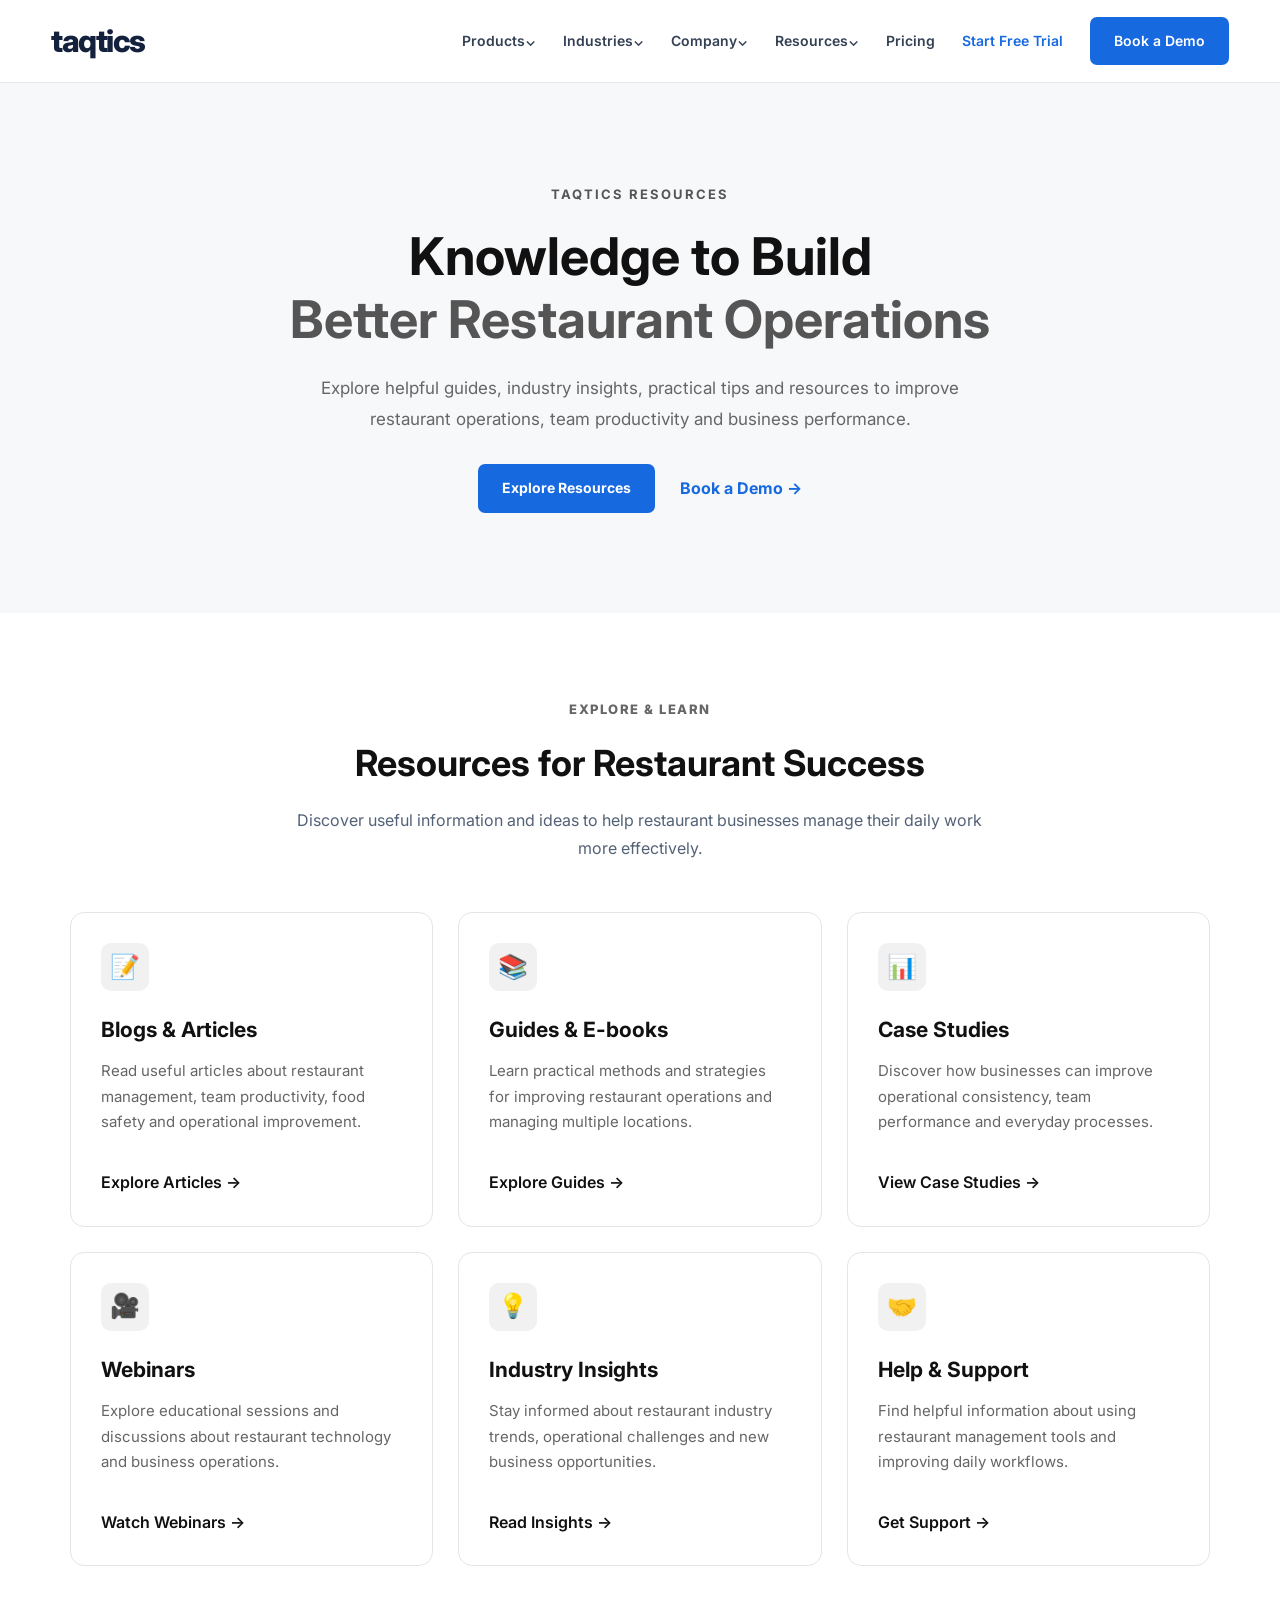
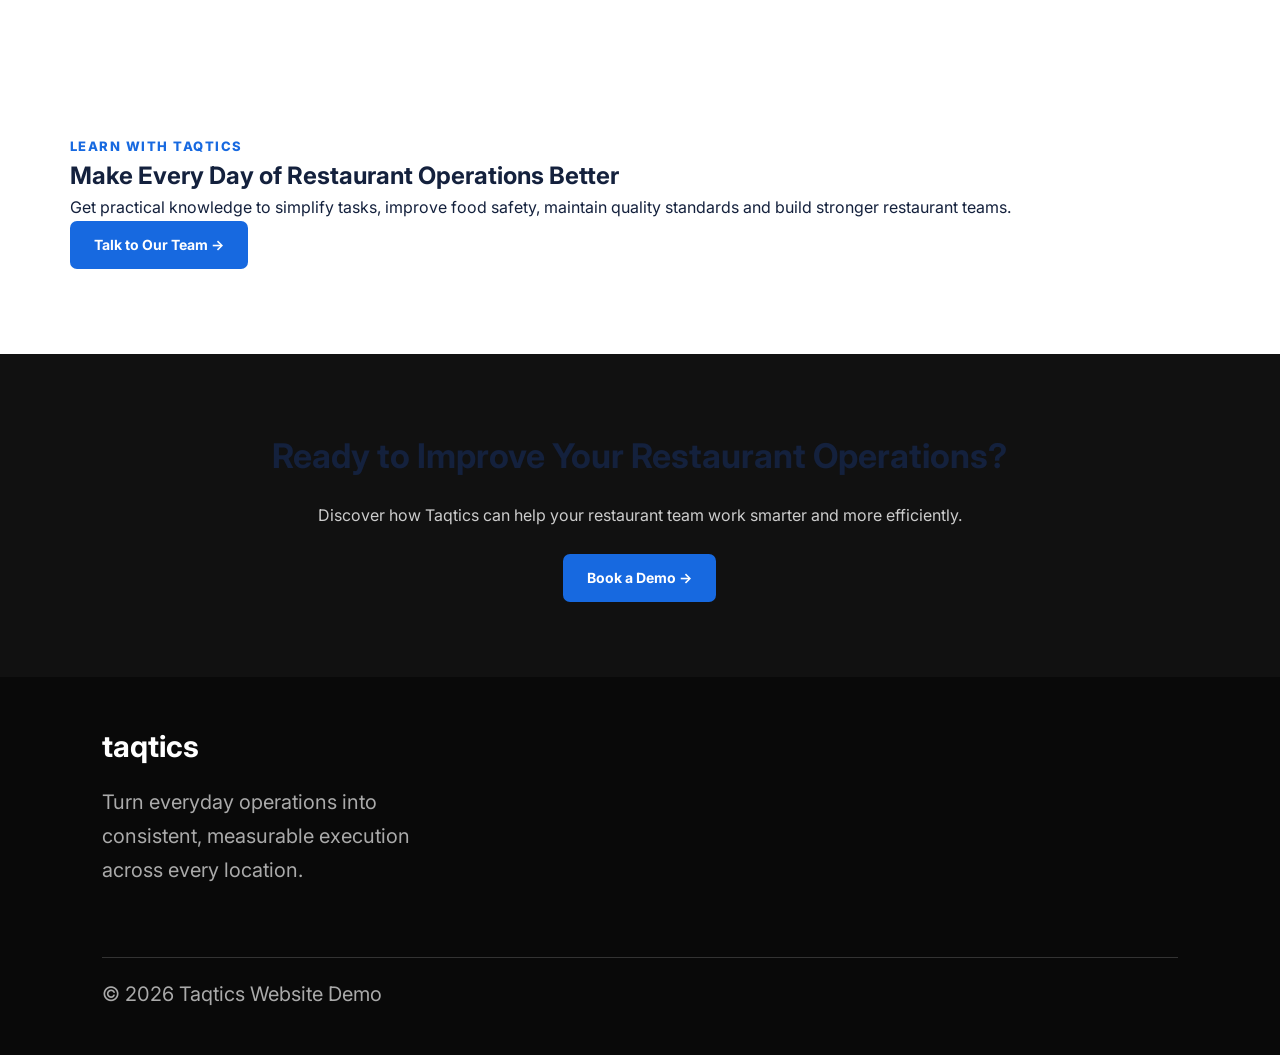
<file: TAQTICS-WEBSITE - Copy/resources.html>
<!DOCTYPE html>
<html lang="en">

<head>
    <meta charset="UTF-8">
    <meta name="viewport" content="width=device-width, initial-scale=1.0">

    <title>Resources | Taqtics</title>

    <meta name="description"
        content="Explore restaurant management guides, blogs, resources and case studies with Taqtics.">

    <link rel="stylesheet" href="style.css">
    
    <link href="https://fonts.googleapis.com/css2?family=Inter:wght@400;500;600;700;800&display=swap"
        rel="stylesheet">
</head>

<body>

    <!-- NAVBAR -->
    <header class="site-header">

        <nav class="navbar container">

            <a href="index.html" class="logo">taqtics</a>

            <button class="menu-btn" id="menuBtn"
                aria-label="Open menu" aria-expanded="false">
                ☰
            </button>

            <ul class="nav-links" id="navLinks">

                <li><a href="products.html">Products⌄</a></li>

                <li><a href="industries.html">Industries⌄</a></li>

                <li><a href="company.html">Company⌄</a></li>

                <li><a href="resources.html">Resources⌄</a></li>

                <li><a href="pricing.html">Pricing</a></li>

                <li>
                    <a href="trial.html" class="trial-link">
                        Start Free Trial
                    </a>
                </li>

                <li>
                    <a href="demo.html" class="btn btn-primary">
                        Book a Demo
                    </a>
                </li>

            </ul>

        </nav>

    </header>


    <!-- HERO SECTION -->
    <main>

        <section class="products-hero">

            <div class="container products-hero-content">

                <p class="eyebrow">TAQTICS RESOURCES</p>

                <h1>
                    Knowledge to Build
                    <span>Better Restaurant Operations</span>
                </h1>

                <p>
                    Explore helpful guides, industry insights, practical
                    tips and resources to improve restaurant operations,
                    team productivity and business performance.
                </p>

                <div class="products-buttons">

                    <a href="#resources" class="btn btn-primary">
                        Explore Resources
                    </a>

                    <a href="demo.html" class="text-link">
                        Book a Demo →
                    </a>

                </div>

            </div>

        </section>


        <!-- RESOURCES INTRO -->
        <section class="products-section" id="resources">

            <div class="container">

                <div class="section-heading">

                    <p class="eyebrow">EXPLORE & LEARN</p>

                    <h2>Resources for Restaurant Success</h2>

                    <p>
                        Discover useful information and ideas to help
                        restaurant businesses manage their daily work
                        more effectively.
                    </p>

                </div>


                <!-- RESOURCE CARDS -->
                <div class="products-grid">


                    <!-- BLOGS -->
                    <article class="product-card">

                        <div class="product-icon">📝</div>

                        <h3>Blogs & Articles</h3>

                        <p>
                            Read useful articles about restaurant
                            management, team productivity, food safety
                            and operational improvement.
                        </p>

                        <a href="demo.html">Explore Articles →</a>

                    </article>


                    <!-- GUIDES -->
                    <article class="product-card">

                        <div class="product-icon">📚</div>

                        <h3>Guides & E-books</h3>

                        <p>
                            Learn practical methods and strategies
                            for improving restaurant operations
                            and managing multiple locations.
                        </p>

                        <a href="demo.html">Explore Guides →</a>

                    </article>


                    <!-- CASE STUDIES -->
                    <article class="product-card">

                        <div class="product-icon">📊</div>

                        <h3>Case Studies</h3>

                        <p>
                            Discover how businesses can improve
                            operational consistency, team performance
                            and everyday processes.
                        </p>

                        <a href="demo.html">View Case Studies →</a>

                    </article>


                    <!-- WEBINARS -->
                    <article class="product-card">

                        <div class="product-icon">🎥</div>

                        <h3>Webinars</h3>

                        <p>
                            Explore educational sessions and
                            discussions about restaurant technology
                            and business operations.
                        </p>

                        <a href="demo.html">Watch Webinars →</a>

                    </article>


                    <!-- INDUSTRY INSIGHTS -->
                    <article class="product-card">

                        <div class="product-icon">💡</div>

                        <h3>Industry Insights</h3>

                        <p>
                            Stay informed about restaurant industry
                            trends, operational challenges and
                            new business opportunities.
                        </p>

                        <a href="demo.html">Read Insights →</a>

                    </article>


                    <!-- HELP CENTER -->
                    <article class="product-card">

                        <div class="product-icon">🤝</div>

                        <h3>Help & Support</h3>

                        <p>
                            Find helpful information about using
                            restaurant management tools and
                            improving daily workflows.
                        </p>

                        <a href="demo.html">Get Support →</a>

                    </article>


                </div>

            </div>

        </section>


        <!-- FEATURE SECTION -->
        <section class="products-section resources-feature">

            <div class="container">

                <div class="resources-feature-content">

                    <p class="eyebrow">LEARN WITH TAQTICS</p>

                    <h2>Make Every Day of Restaurant Operations Better</h2>

                    <p>
                        Get practical knowledge to simplify tasks,
                        improve food safety, maintain quality standards
                        and build stronger restaurant teams.
                    </p>

                    <a href="demo.html" class="btn btn-primary">
                        Talk to Our Team →
                    </a>

                </div>

            </div>

        </section>


        <!-- CTA SECTION -->
        <section class="products-cta">

            <div class="container">

                <h2>Ready to Improve Your Restaurant Operations?</h2>

                <p>
                    Discover how Taqtics can help your restaurant
                    team work smarter and more efficiently.
                </p>

                <a href="demo.html" class="btn btn-primary">
                    Book a Demo →
                </a>

            </div>

        </section>

    </main>


    <!-- FOOTER -->
    <footer class="main-footer">

        <div class="footer-brand">

            <h2>taqtics</h2>

            <p>
                Turn everyday operations into consistent,
                measurable execution across every location.
            </p>

        </div>

        <div class="footer-bottom">

            <p>
                © <span id="currentYear">2026</span> Taqtics Website Demo
            </p>

        </div>

    </footer>


    <!-- JAVASCRIPT -->
    <script src="script.js"></script>

</body>
</html>
</file>
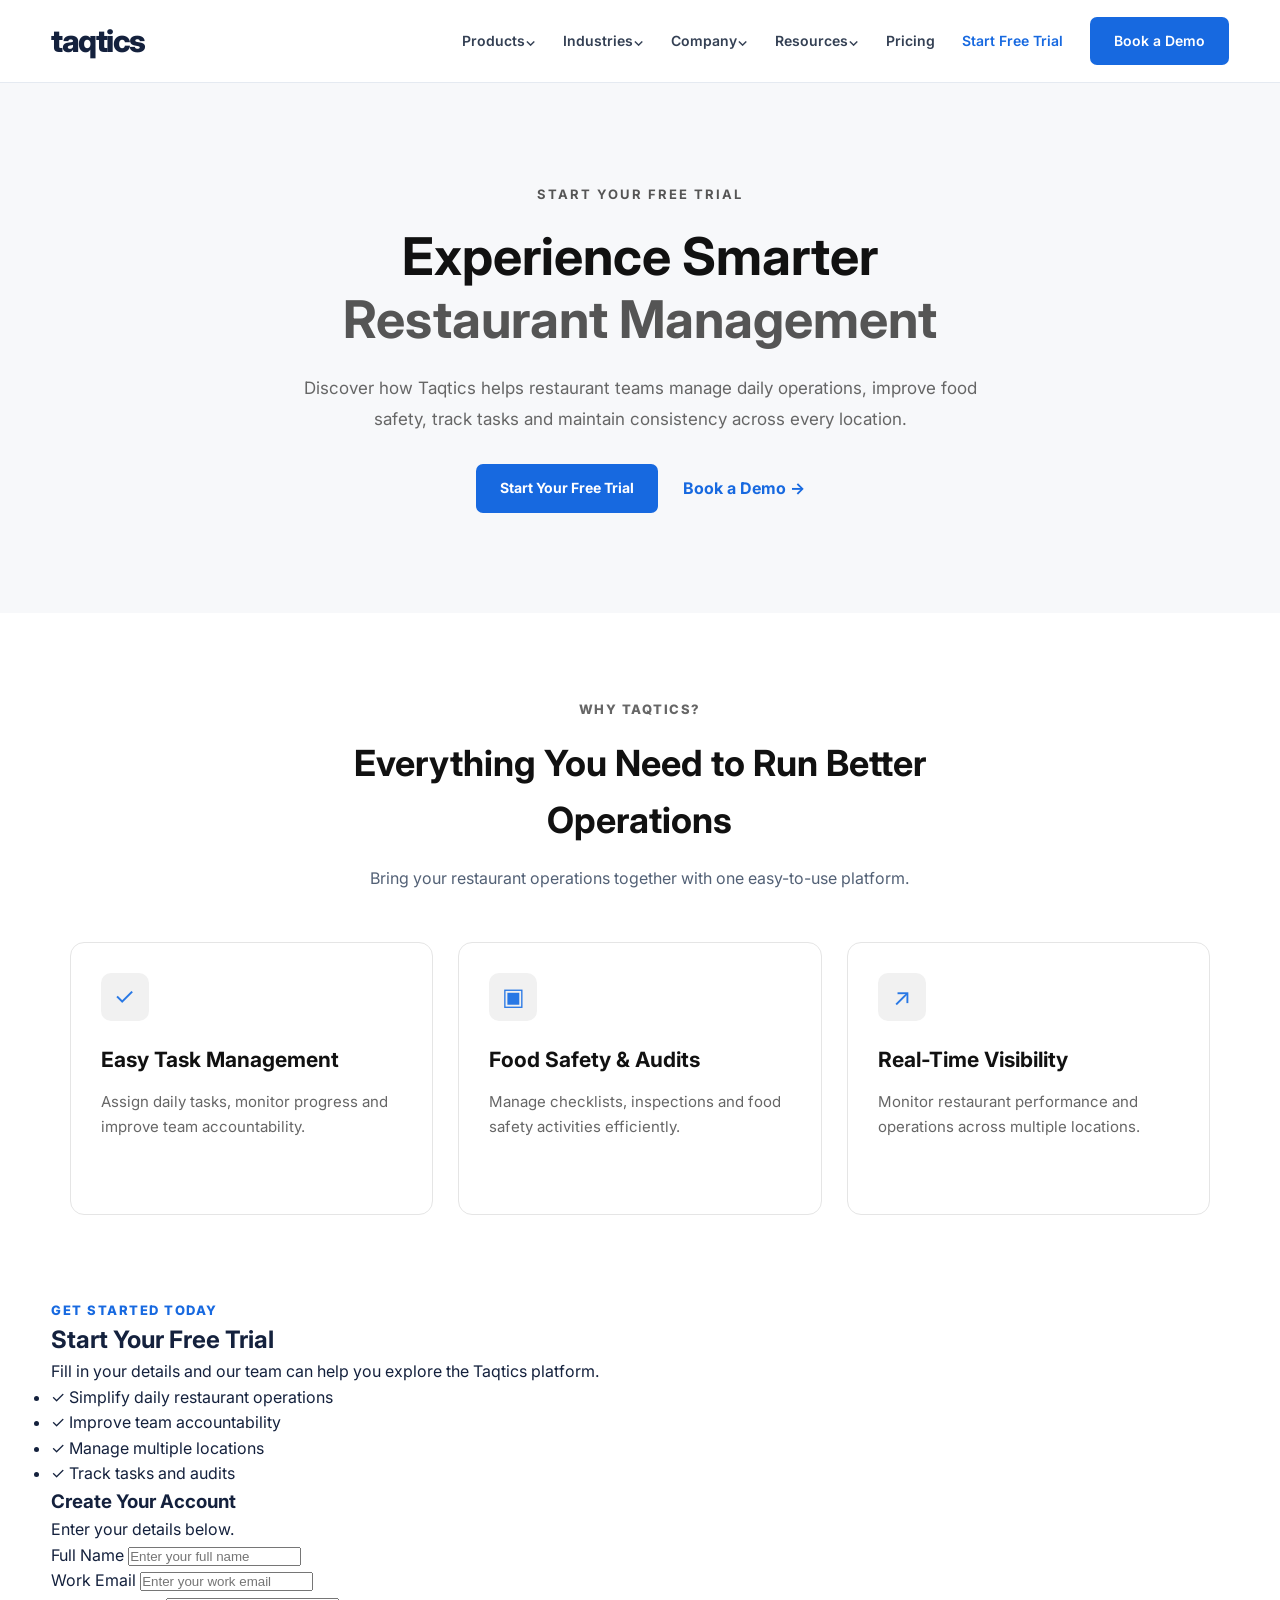
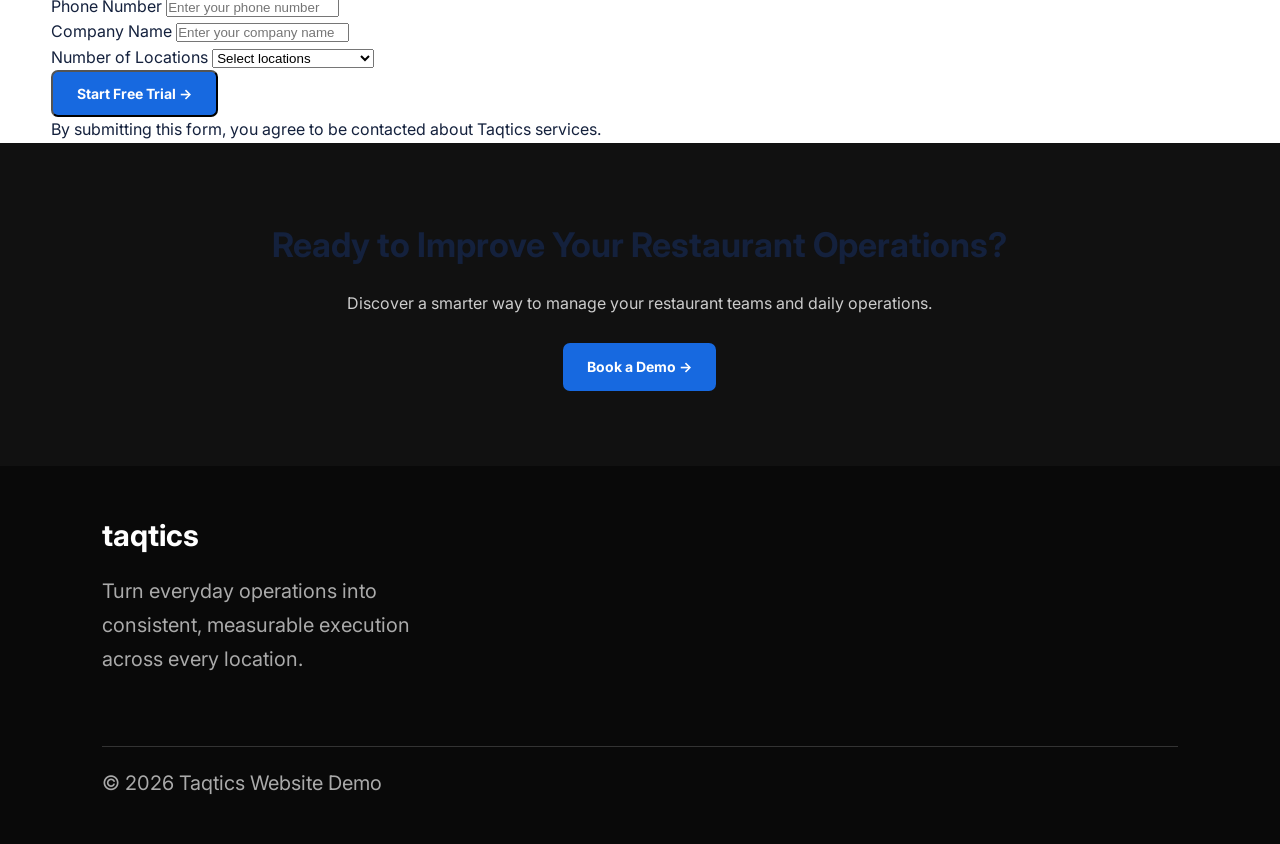
<file: TAQTICS-WEBSITE - Copy/trial.html>
<!DOCTYPE html>
<html lang="en">
<head>
    <meta charset="UTF-8">
    <meta name="viewport" content="width=device-width, initial-scale=1.0">

    <title>Start Free Trial | Taqtics</title>
    <meta name="description" content="Start your free trial and discover smarter restaurant management with Taqtics.">

    <link rel="preconnect" href="https://fonts.googleapis.com">
    <link rel="preconnect" href="https://fonts.gstatic.com" crossorigin>
    <link href="https://fonts.googleapis.com/css2?family=Inter:wght@400;500;600;700;800&display=swap" rel="stylesheet">

    <link rel="stylesheet" href="style.css">

</head>

<body>

    <!-- NAVBAR -->
    <header class="site-header">
        <nav class="navbar container">

            <a href="index.html" class="logo">taqtics</a>

            <button class="menu-btn" id="menuBtn"
            aria-label="Open menu" aria-expanded="false">☰</button>

            <ul class="nav-links" id="navLinks">
                <li><a href="products.html">Products⌄</a></li>
                <li><a href="industries.html">Industries⌄</a></li>
                <li><a href="company.html">Company⌄</a></li>
                <li><a href="resources.html">Resources⌄</a></li>
                <li><a href="pricing.html">Pricing</a></li>
                <li><a href="trial.html" class="trial-link">Start Free Trial</a></li>
                <li><a href="demo.html" class="btn btn-primary">Book a Demo</a></li>
            </ul>

        </nav>
    </header>


    <!-- TRIAL HERO -->
    <section class="products-hero trial-hero">
        <div class="container products-hero-content">

            <p class="eyebrow">START YOUR FREE TRIAL</p>

            <h1>
                Experience Smarter
                <span>Restaurant Management</span>
            </h1>

            <p>
                Discover how Taqtics helps restaurant teams manage
                daily operations, improve food safety, track tasks
                and maintain consistency across every location.
            </p>

            <div class="products-buttons">
                <a href="#trial-form" class="btn btn-primary">
                    Start Your Free Trial
                </a>

                <a href="demo.html" class="text-link">
                    Book a Demo →
                </a>
            </div>

        </div>
    </section>


    <!-- TRIAL BENEFITS -->
    <section class="products-section trial-benefits">
        <div class="container">

            <div class="section-heading">
                <p class="eyebrow">WHY TAQTICS?</p>

                <h2>Everything You Need to Run Better Operations</h2>

                <p>
                    Bring your restaurant operations together
                    with one easy-to-use platform.
                </p>
            </div>

            <div class="products-grid">

                <article class="product-card">
                    <div class="product-icon">✓</div>
                    <h3>Easy Task Management</h3>
                    <p>
                        Assign daily tasks, monitor progress
                        and improve team accountability.
                    </p>
                </article>

                <article class="product-card">
                    <div class="product-icon">▣</div>
                    <h3>Food Safety & Audits</h3>
                    <p>
                        Manage checklists, inspections and
                        food safety activities efficiently.
                    </p>
                </article>

                <article class="product-card">
                    <div class="product-icon">↗</div>
                    <h3>Real-Time Visibility</h3>
                    <p>
                        Monitor restaurant performance and
                        operations across multiple locations.
                    </p>
                </article>

            </div>
        </div>
    </section>


    <!-- FREE TRIAL FORM -->
    <section class="trial-form-section" id="trial-form">
        <div class="container trial-form-container">

            <div class="trial-form-info">
                <p class="eyebrow">GET STARTED TODAY</p>

                <h2>Start Your Free Trial</h2>

                <p>
                    Fill in your details and our team can help
                    you explore the Taqtics platform.
                </p>

                <ul>
                    <li>✓ Simplify daily restaurant operations</li>
                    <li>✓ Improve team accountability</li>
                    <li>✓ Manage multiple locations</li>
                    <li>✓ Track tasks and audits</li>
                </ul>
            </div>


            <div class="trial-form-card">

                <h3>Create Your Account</h3>

                <p>Enter your details below.</p>

                <form id="trialForm">

                    <div class="form-group">
                        <label for="fullName">Full Name</label>
                        <input
                            type="text"
                            id="fullName"
                            name="fullName"
                            placeholder="Enter your full name"
                            required>
                    </div>

                    <div class="form-group">
                        <label for="email">Work Email</label>
                        <input
                            type="email"
                            id="email"
                            name="email"
                            placeholder="Enter your work email"
                            required>
                    </div>

                    <div class="form-group">
                        <label for="phone">Phone Number</label>
                        <input
                            type="tel"
                            id="phone"
                            name="phone"
                            placeholder="Enter your phone number"
                            required>
                    </div>

                    <div class="form-group">
                        <label for="company">Company Name</label>
                        <input
                            type="text"
                            id="company"
                            name="company"
                            placeholder="Enter your company name"
                            required>
                    </div>

                    <div class="form-group">
                        <label for="locations">Number of Locations</label>

                        <select id="locations" name="locations" required>
                            <option value="">Select locations</option>
                            <option value="1">1 Location</option>
                            <option value="2-5">2–5 Locations</option>
                            <option value="6-10">6–10 Locations</option>
                            <option value="10+">More than 10 Locations</option>
                        </select>
                    </div>

                    <button type="submit" class="btn btn-primary trial-submit">
                        Start Free Trial →
                    </button>

                    <p class="form-note">
                        By submitting this form, you agree to be
                        contacted about Taqtics services.
                    </p>

                    <p id="trialMessage" class="trial-message"></p>

                </form>

            </div>

        </div>
    </section>


    <!-- CTA -->
    <section class="products-cta">
        <div class="container">

            <h2>Ready to Improve Your Restaurant Operations?</h2>

            <p>
                Discover a smarter way to manage your restaurant teams
                and daily operations.
            </p>

            <a href="demo.html" class="btn btn-primary">
                Book a Demo →
            </a>

        </div>
    </section>


    <!-- FOOTER -->
    <footer class="main-footer">

        <div class="footer-brand">
            <h2>taqtics</h2>

            <p>
                Turn everyday operations into consistent,
                measurable execution across every location.
            </p>
        </div>

        <div class="footer-bottom">
            <p>© <span id="currentYear">2026</span> Taqtics Website Demo</p>
        </div>

    </footer>


    <script src="script.js"></script>


</body>
</html>
</file>
<file: TAQTICS-WEBSITE - Copy/style.css>
/*TAQTICS HOME PAGE - INDEX CSS*/

* {
    margin: 0;
    padding: 0;
    box-sizing: border-box;
}

:root {
    --primary: #1769e0;
    --primary-dark: #1053bd;
    --dark: #14213d;
    --text: #536176;
    --light: #f5f8fc;
    --white: #ffffff;
    --border: #e5eaf1;
    --green: #25a879;
}

html {
    scroll-behavior: smooth;
}

body {
    font-family: 'Inter', sans-serif;
    color: var(--dark);
    background: var(--white);
    line-height: 1.6;
}

img {
    max-width: 100%;
    display: block;
}

a {
    text-decoration: none;
}

button {
    font-family: inherit;
    cursor: pointer;
}

.container {
    width: min(1180px, 92%);
    margin: auto;
}
/*  NAVBAR */
.site-header {
    width: 100%;
    background: #ffffff;
    position: sticky;
    top: 0;
    z-index: 1000;
    border-bottom: 1px solid var(--border);
}

.navbar {
    min-height: 82px;
    display: flex;
    align-items: center;
    justify-content: space-between;
}

.logo {
    font-size: 31px;
    font-weight: 800;
    color: var(--dark);
    letter-spacing: -1.5px;
}

.nav-links {
    display: flex;
    align-items: center;
    gap: 27px;
    list-style: none;
}

.nav-links a {
    font-size: 14px;
    font-weight: 600;
    color: #344054;
    transition: 0.3s;
}

.nav-links a:hover {
    color: var(--primary);
}

.menu-btn {
    display: none;
    border: none;
    background: transparent;
    font-size: 27px;
}

.btn {
    display: inline-flex;
    align-items: center;
    justify-content: center;
    padding: 13px 24px;
    border-radius: 7px;
    font-size: 14px;
    font-weight: 700;
    transition: 0.3s;
}

.btn-primary {
    color: white !important;
    background: var(--primary);
}

.btn-primary:hover {
    background: var(--primary-dark);
    transform: translateY(-2px);
}

.trial-link {
    color: var(--primary) !important;
}

.text-link {
    color: var(--primary);
    font-weight: 700;
}
/* HERO SECTION */
.hero {
    min-height: 650px;
    display: grid;
    grid-template-columns: 1fr 1fr;
    align-items: center;
    gap: 55px;
    padding-top: 75px;
    padding-bottom: 75px;
}

.eyebrow {
    color: var(--primary);
    font-size: 13px;
    font-weight: 800;
    letter-spacing: 1.5px;
    text-transform: uppercase;
}

.hero h1 {
    font-size: clamp(38px, 4.5vw, 57px);
    line-height: 1.13;
    letter-spacing: -2px;
    margin: 20px 0;
    color: var(--dark);
}

.hero h1 span {
    color: var(--primary);
}

.hero-description {
    font-size: 16px;
    color: var(--text);
    line-height: 1.9;
    max-width: 560px;
}

.trust-badges {
    display: flex;
    gap: 25px;
    margin: 30px 0;
}

.trust-item {
    display: flex;
    align-items: center;
    gap: 10px;
    color: var(--dark);
    font-size: 12px;
    font-weight: 700;
}

.trust-icon {
    width: 38px;
    height: 38px;
    display: grid;
    place-items: center;
    border-radius: 10px;
    background: #eaf2ff;
    color: var(--primary);
    font-size: 20px;
}

.hero-buttons {
    display: flex;
    align-items: center;
    gap: 25px;
    flex-wrap: wrap;
}

/* HERO IMAGE */

.hero-visual {
    position: relative;
    min-width: 0;
}

.image-card {
    position: relative;
    min-height: 480px;
    border-radius: 20px;
    background: #eaf0f8;
}

.chef-image {
    width: 100%;
    height: 480px;
    object-fit: cover;
    border-radius: 20px;
}

.dashboard-card {
    background: white;
    padding: 19px;
    border-radius: 13px;
    box-shadow: 0 12px 35px rgba(0,0,0,0.12);
}

.hygiene-card {
    position: absolute;
    top: 35px;
    left: -55px;
    width: 230px;
}

.dashboard-card h3 {
    font-size: 14px;
    margin-bottom: 15px;
}

.daily-check {
    display: flex;
    align-items: center;
    gap: 12px;
}

.avatar {
    width: 35px;
    height: 35px;
    display: grid;
    place-items: center;
    background: #e4f8ef;
    color: var(--green);
    border-radius: 50%;
}

.daily-check small {
    display: block;
    color: var(--green);
    font-size: 20px;
}

.mini-images,
.food-images {
    display: flex;
    gap: 10px;
    margin-top: 15px;
}

.mini-image {
    flex: 1;
    height: 48px;
    background: #e9eef5;
    border-radius: 7px;
}

.status-labels {
    display: flex;
    flex-wrap: wrap;
    gap: 5px;
    margin-top: 13px;
}

.status-labels span {
    font-size: 15px;
    background: #edf4ff;
    padding: 5px;
    border-radius: 5px;
}

.food-card {
    position: absolute;
    bottom: 35px;
    right: -35px;
    width: 235px;
}

.food-images img {
    width: 50%;
    height: 65px;
    object-fit: cover;
    border-radius: 7px;
}

.food-card a {
    display: inline-block;
    margin-top: 12px;
    color: var(--primary);
    font-size: 20px;
    font-weight: 700;
}

.data-card {
    position: absolute;
    bottom: -25px;
    left: -30px;
    width: 250px;
    display: flex;
    align-items: center;
    gap: 12px;
}

.data-card strong {
    font-size: 11px;
    flex: 1;
}

.data-icon {
    color: var(--primary);
    font-size: 23px;
}
/* CUSTOMERS */

.customers-section {
    background: var(--light);
    padding: 45px 20px;
    text-align: center;
}

.customers-section > div > p {
    color: var(--text);
    margin-bottom: 28px;
    font-weight: 600;
}

.customer-logos {
    display: flex;
    justify-content: space-around;
    align-items: center;
    gap: 25px;
    flex-wrap: wrap;
}

.customer-item {
    display: flex;
    align-items: center;
    gap: 10px;
    font-size: 20px;
    letter-spacing: 1px;
}

.customer-icon {
    font-size: 23px;
    color: var(--primary);
}
/* FEATURES */

.features-section {
    padding: 90px 0;
}

.section-heading {
    text-align: center;
    max-width: 680px;
    margin: 0 auto 45px;
}

.section-heading h2 {
    font-size: 38px;
    margin: 15px 0;
}

.section-heading > p:last-child {
    color: var(--text);
}

.feature-grid {
    display: grid;
    grid-template-columns: repeat(4, 1fr);
    gap: 22px;
}

.feature-card {
    border: 1px solid var(--border);
    padding: 27px 22px;
    border-radius: 13px;
    transition: 0.3s;
}

.feature-card:hover {
    transform: translateY(-7px);
    box-shadow: 0 12px 30px rgba(0,0,0,0.07);
}

.feature-icon {
    width: 48px;
    height: 48px;
    background: #eaf2ff;
    color: var(--primary);
    display: grid;
    place-items: center;
    border-radius: 10px;
    font-size: 23px;
    margin-bottom: 20px;
}

.feature-card h3 {
    font-size: 20px;
    margin-bottom: 12px;
}

.feature-card p {
    font-size: 20px;
    color: var(--text);
    min-height: 65px;
}

.feature-card a {
    display: inline-block;
    color: var(--primary);
    font-size: 21px;
    font-weight: 700;
    margin-top: 15px;
}
/* AUDIT WORKFLOW */

.audit-workflow {
    background: #f5f8fc;
    padding: 90px 20px;
}

.audit-container {
    width: min(1180px, 100%);
    margin: auto;
    display: grid;
    grid-template-columns: 1fr 1fr;
    align-items: center;
    gap: 65px;
}

.audit-eyebrow,
.operations-eyebrow,
.compliance-eyebrow,
.comparison-label {
    color: var(--primary);
    font-size: 25px;
    font-weight: 800;
    text-transform: uppercase;
    letter-spacing: 1px;
}

.audit-content h2,
.food-safety-content h2,
.operations-content h2,
.compliance-control-content h2,
.asset-content h2,
.comparison-left h2 {
    font-size: 36px;
    line-height: 1.25;
    margin: 18px 0;
}

.audit-description,
.food-safety-content > p,
.operations-content > p,
.compliance-control-content > p {
    color: var(--text);
    line-height: 1.8;
    margin-bottom: 20px;
}

.audit-point {
    display: flex;
    gap: 17px;
    margin: 25px 0;
}

.audit-number {
    color: var(--primary);
    font-weight: 800;
    font-size: 20px;
}

.audit-point h3 {
    font-size: 25px;
}

.audit-point p {
    color: var(--text);
    font-size: 20px;
}

.audit-button {
    display: inline-block;
    background: var(--primary);
    color: white;
    border: none;
    padding: 13px 23px;
    border-radius: 7px;
    font-weight: 700;
}

.audit-dashboard {
    background: white;
    padding: 28px;
    border-radius: 16px;
    box-shadow: 0 15px 45px rgba(0,0,0,0.08);
}

.audit-card-header h3 {
    font-size: 20px;
}

.audit-tags {
    display: flex;
    gap: 8px;
    margin: 12px 0;
    flex-wrap: wrap;
}

.audit-tags span {
    font-size: 20px;
    background: #eaf2ff;
    color: var(--primary);
    padding: 6px 10px;
    border-radius: 20px;
}

.audit-stats {
    display: grid;
    grid-template-columns: 1fr 1fr;
    background: var(--light);
    padding: 20px;
    border-radius: 10px;
    margin: 20px 0;
}

.audit-stats span {
    display: block;
    color: var(--text);
    font-size: 20px;
}

.audit-stats strong {
    font-size: 27px;
}

.audit-status {
    color: #d58a24;
    font-size: 20px;
    margin: 15px 0;
}

.status-dot {
    display: inline-block;
    width: 8px;
    height: 8px;
    background: orange;
    border-radius: 50%;
    margin-right: 6px;
}

.audit-dashboard h4 {
    margin: 18px 0 10px;
}

.audit-progress {
    height: 8px;
    background: #e8edf3;
    border-radius: 20px;
    overflow: hidden;
}

.audit-progress span {
    display: block;
    width: 0;
    height: 100%;
    background: var(--green);
    transition: width 0.3s;
}

.audit-progress-text {
    color: var(--text);
    font-size: 20px;
    margin: 8px 0 15px;
}

.audit-check {
    display: flex;
    justify-content: space-between;
    gap: 10px;
    padding: 12px 0;
    border-bottom: 1px solid var(--border);
    font-size: 20px;
}

.audit-check strong {
    color: #d58a24;
}

.audit-actions {
    display: flex;
    justify-content: space-between;
    gap: 10px;
    margin-top: 20px;
}

.audit-secondary {
    padding: 12px 20px;
    background: white;
    border: 1px solid var(--border);
    border-radius: 7px;
}

.audit-demo-note {
    font-size: 20px;
    color: var(--text);
    margin-top: 15px;
}
/*  LOCATION INTRO */

.location-intro {
    padding: 80px 20px;
    text-align: center;
}

.location-intro-inner {
    max-width: 850px;
    margin: auto;
}

.section-eyebrow {
    color: var(--primary);
    font-size: 23px;
    font-weight: 800;
    text-transform: uppercase;
}

.location-intro h2 {
    font-size: 36px;
    line-height: 1.3;
    margin: 18px 0;
}

.location-intro p {
    color: var(--text);
    line-height: 1.9;
}
/* FOOD SAFETY */

.food-safety-section {
    padding: 90px 20px;
    background: #f5f8fc;
}

.food-safety-container {
    max-width: 1180px;
    margin: auto;
    display: grid;
    grid-template-columns: 0.9fr 1.1fr;
    gap: 60px;
    align-items: center;
}

.food-safety-label {
    color: var(--primary);
    font-size: 2cqmin;
    font-weight: 800;
    text-transform: uppercase;
}

.food-safety-feature,
.operations-feature,
.compliance-feature {
    display: grid;
    grid-template-columns: 45px 120px 1fr;
    gap: 10px;
    align-items: center;
    margin: 22px 0;
}

.feature-number,
.operations-number,
.compliance-number {
    color: var(--primary);
    font-weight: 800;
}

.food-safety-feature span:last-child,
.operations-feature span:last-child,
.compliance-feature span:last-child {
    font-size: 22px;
    color: var(--text);
}

.food-safety-link,
.compliance-control-link {
    display: inline-block;
    margin-top: 20px;
    color: var(--primary);
    font-weight: 700;
}

.compliance-dashboard {
    background: white;
    padding: 25px;
    border-radius: 15px;
    box-shadow: 0 10px 35px rgba(0,0,0,0.07);
    min-width: 0;
}

.compliance-table-wrap {
    overflow-x: auto;
}

.compliance-table {
    width: 100%;
    border-collapse: collapse;
    min-width: 450px;
    font-size: 12px;
}

.compliance-table th,
.compliance-table td {
    padding: 13px 8px;
    text-align: left;
    border-bottom: 1px solid var(--border);
}

.compliance-table th {
    background: var(--light);
}

.mini-bar {
    display: inline-block;
    width: 6px;
    height: 6px;
    border-radius: 50%;
    margin-right: 5px;
}

.green {
    background: #24ae78;
}

.orange {
    background: #efa83d;
}

.red {
    background: #e24c5a;
}

.chart-heading {
    display: flex;
    justify-content: space-between;
    gap: 10px;
    margin: 25px 0;
}

.chart-heading h3 {
    font-size: 24px;
}

.chart-heading span {
    color: var(--text);
    font-size: 11px;
}

.compliance-chart,
.violation-chart {
    height: 180px;
    display: flex;
    justify-content: space-around;
    align-items: end;
    border-bottom: 1px solid var(--border);
}

.chart-column,
.violation-column {
    height: 100%;
    display: flex;
    flex-direction: column;
    justify-content: end;
    align-items: center;
    gap: 8px;
}

.chart-bar,
.violation-bar {
    width: 27px;
    height: var(--bar-height);
    background: #3eb58b;
    border-radius: 5px 5px 0 0;
}

.chart-warning {
    background: #efa83d;
}

.chart-column span,
.violation-column span {
    font-size: 20px;
    color: var(--text);
}

.chart-note {
    font-size: 10px;
    color: var(--text);
    margin-top: 12px;
}
/*    OPERATIONS */

.operations-section {
    padding: 90px 20px;
}

.operations-container {
    max-width: 1180px;
    margin: auto;
    display: grid;
    grid-template-columns: 1fr 1fr;
    gap: 65px;
    align-items: center;
}

.operations-visuals {
    display: grid;
    gap: 20px;
}

.operations-chart-card {
    background: white;
    border: 1px solid var(--border);
    border-radius: 14px;
    padding: 23px;
    box-shadow: 0 8px 25px rgba(0,0,0,0.04);
}

.chart-card-heading {
    display: flex;
    justify-content: space-between;
    gap: 10px;
    margin-bottom: 25px;
}

.chart-card-heading h3 {
    font-size: 20px;
}

.chart-card-heading span {
    color: var(--text);
    font-size: 20px;
}

.line-chart {
    position: relative;
    padding-left: 35px;
}

.chart-y-labels {
    position: absolute;
    left: 0;
    top: 0;
    height: 170px;
    display: flex;
    flex-direction: column;
    justify-content: space-between;
    font-size: 20px;
    color: var(--text);
}

.line-chart svg {
    width: 100%;
}

.chart-days {
    display: flex;
    justify-content: space-around;
    font-size: 20px;
    color: var(--text);
}

.violation-chart {
    height: 140px;
}

.violation-bar {
    background: #7aa7ec;
}

.violation-high {
    background: #e65d68;
}
/* COMPLIANCE CONTROL */

.compliance-control-section {
    padding: 90px 20px;
    background: #f5f8fc;
}

.compliance-control-container {
    max-width: 1180px;
    margin: auto;
    display: grid;
    grid-template-columns: 1fr 1fr;
    gap: 60px;
    align-items: center;
}

.compliance-control-visuals {
    display: grid;
    gap: 20px;
}

.risk-chart-card,
.risk-status-card {
    background: white;
    padding: 25px;
    border-radius: 14px;
    box-shadow: 0 8px 25px rgba(0,0,0,0.05);
}

.risk-chart-heading {
    display: flex;
    justify-content: space-between;
    gap: 10px;
}

.risk-chart-heading h3,
.risk-status-card h3 {
    font-size: 16px;
}

.risk-chart-heading span {
    font-size: 25px;
    color: var(--text);
}

.risk-bar-chart {
    height: 160px;
    display: flex;
    justify-content: space-around;
    align-items: end;
    margin-top: 25px;
}

.risk-bar-column {
    height: 100%;
    display: flex;
    flex-direction: column;
    align-items: center;
    justify-content: end;
    gap: 7px;
}

.risk-bar-stack {
    height: 125px;
    display: flex;
    flex-direction: column;
    justify-content: end;
    width: 27px;
}

.risk-bar-stack span {
    display: block;
}

.risk-green {
    background: #35b98b;
}

.risk-red {
    background: #e66b75;
}

.risk-bar-column small {
    font-size: 10px;
}

.risk-legend {
    display: flex;
    gap: 20px;
    margin-top: 20px;
    font-size: 20px;
    flex-wrap: wrap;
}

.legend-green,
.legend-red {
    display: inline-block;
    width: 9px;
    height: 9px;
    border-radius: 2px;
    margin-right: 5px;
    background: #35b98b;
}

.legend-red {
    background: #e66b75;
}

.risk-status-card h3 {
    margin-bottom: 15px;
}

.risk-status-row {
    display: flex;
    justify-content: space-between;
    gap: 10px;
    padding: 13px 0;
    border-bottom: 1px solid var(--border);
    font-size: 20px;
}

.status-green {
    color: var(--green);
}

.status-red {
    color: #e24c5a;
}
/* ASSET MANAGEMENT */

.asset-section {
    padding: 90px 20px;
}

.asset-container {
    max-width: 1180px;
    margin: auto;
    display: grid;
    grid-template-columns: 1fr 1fr;
    gap: 65px;
    align-items: center;
}

.asset-visual {
    position: relative;
    padding-bottom: 60px;
}

.asset-visual > .dashboard-card {
    border: 1px solid var(--border);
    padding: 30px;
}

.dashboard-subtitle {
    font-size: 22px;
    color: var(--text);
    margin-bottom: 20px;
}

.heatmap {
    display: flex;
    justify-content: space-between;
    gap: 9px;
}

.heat-column {
    display: flex;
    flex-direction: column;
    gap: 12px;
    text-align: center;
    font-size: 11px;
}

.heat-column span {
    min-width: 34px;
    padding: 8px 5px;
    border-radius: 5px;
    background: #f0f4f8;
}

.heat-column .green {
    color: white;
}

.heat-column .orange,
.heat-column .red {
    color: white;
}

.chart-card {
    position: absolute;
    bottom: 0;
    right: -20px;
    background: white;
    width: 270px;
    padding: 22px;
    border-radius: 13px;
    box-shadow: 0 10px 35px rgba(0,0,0,0.13);
}

.chart-card h3 {
    font-size: 24px;
}

.chart-card p {
    color: var(--text);
    font-size: 21px;
    margin-top: 5px;
}

.chart {
    height: 80px;
    margin-top: 15px;
    position: relative;
    border-bottom: 1px solid var(--border);
}

.chart-line {
    position: absolute;
    width: 90%;
    height: 3px;
    top: 35px;
    left: 5%;
    background: var(--primary);
    transform: rotate(-10deg);
}

.chart-dot {
    position: absolute;
    width: 9px;
    height: 9px;
    background: var(--primary);
    border-radius: 50%;
    top: -3px;
}

.dot-one { left: 0; }
.dot-two { left: 30%; }
.dot-three { left: 60%; }
.dot-four { left: 95%; }

.chart-labels {
    display: flex;
    justify-content: space-between;
    font-size:19px;
    position: absolute;
    bottom: -20px;
    width: 100%;
}

.asset-highlight {
    font-weight: 700;
    margin: 20px 0;
}

.asset-description {
    color: var(--text);
    line-height: 1.8;
}

.asset-feature {
    margin-top: 22px;
}

.asset-feature strong {
    margin-left: 10px;
}

.asset-feature p {
    color: var(--text);
    font-size: 23px;
    margin: 5px 0 0 55px;
}
/*  COMPARISON */

.comparison-section {
    padding: 90px 20px;
    background: #f5f8fc;
}

.comparison-container {
    max-width: 1180px;
    margin: auto;
    display: grid;
    grid-template-columns: 0.9fr 1.1fr;
    gap: 60px;
    align-items: center;
}

.comparison-description {
    color: var(--text);
    line-height: 1.9;
}

.comparison-note {
    margin-top: 25px;
    background: white;
    padding: 20px;
    border-left: 4px solid var(--primary);
    font-size: 23px;
    line-height: 1.8;
}

.comparison-row {
    padding: 22px;
    background: white;
    border-bottom: 1px solid var(--border);
}

.comparison-row h3 {
    font-size: 20px;
    margin-bottom: 7px;
}

.comparison-row p {
    color: var(--text);
    font-size: 23px;
}

.taqtics-row {
    background: #eaf2ff;
    border-left: 4px solid var(--primary);
}
/*  CUSTOMER STORIES */

.customer-stories {
    padding: 90px 20px;
}

.stories-heading,
.testimonials-heading {
    max-width: 760px;
    margin: 0 auto 45px;
    text-align: center;
}

.stories-heading h2,
.testimonials-heading h2 {
    font-size: 36px;
    line-height: 1.3;
    margin-bottom: 15px;
}

.stories-heading p,
.testimonials-heading p {
    color: var(--text);
    line-height: 1.8;
}

.stories-grid,
.testimonials-grid {
    max-width: 1180px;
    margin: auto;
    display: grid;
    grid-template-columns: repeat(3, 1fr);
    gap: 23px;
}

.customer-card,
.testimonial-card {
    border: 1px solid var(--border);
    border-radius: 14px;
    padding: 25px;
    transition: 0.3s;
}

.customer-card:hover,
.testimonial-card:hover {
    transform: translateY(-5px);
    box-shadow: 0 10px 30px rgba(0,0,0,0.07);
}

.brand-logos {
    display: flex;
    align-items: center;
    gap: 15px;
    min-height: 60px;
    margin-bottom: 18px;
}

.americana {
    font-size: 20px;
    font-weight: 800;
}

.americana small {
    display: block;
    font-size: 15px;
}

.kfc {
    font-weight: 800;
}

.barns {
    font-size: 25px;
    font-weight: 800;
}

.geant,
.grandiose {
    font-size: 20px;
    font-weight: 800;
}

.category,
.testimonials-label {
    color: var(--primary);
    font-size: 20px;
    font-weight: 800;
    letter-spacing: 1px;
}

.customer-card h3 {
    font-size: 20px;
    margin: 12px 0;
}

.customer-card > p {
    color: var(--text);
    font-size: 20px;
    line-height: 1.8;
}

.stats {
    display: flex;
    gap: 25px;
    margin-top: 25px;
}

.stats div {
    display: flex;
    flex-direction: column;
}

.stats strong {
    font-size: 23px;
    color: var(--primary);
}

.stats small {
    font-size: 20px;
    color: var(--text);
}
/*  TESTIMONIALS */

.testimonials-section {
    padding: 90px 20px;
    background: #f5f8fc;
}

.testimonial-card {
    background: white;
}

.video-box {
    height: 180px;
    background: #e9eef5;
    border-radius: 10px;
    overflow: hidden;
    margin-bottom: 20px;
}

.video-box video {
    width: 100%;
    height: 100%;
    object-fit: cover;
}

.testimonial-card h3 {
    font-size: 18px;
}

.client-role {
    color: var(--primary);
    font-size: 20px;
    margin: 7px 0 12px;
    font-weight: 600;
}

.client-description {
    color: var(--text);
    font-size: 13px;
    line-height: 1.8;
}
/*  RESTAURANT BANNER */

.restaurant-banner {
    padding: 75px 8%;
    background: #142d50;
    color: white;
    display: flex;
    align-items: center;
    justify-content: space-between;
    gap: 40px;
}

.banner-content {
    max-width: 700px;
}

.banner-label {
    color: #8bb9ff;
    text-transform: uppercase;
    font-size: 12px;
    font-weight: 800;
}

.banner-content h2 {
    font-size: 36px;
    line-height: 1.3;
    margin: 15px 0;
}

.banner-description {
    color: #d0d9e7;
    line-height: 1.8;
    font-size: 14px;
}

.banner-buttons {
    display: flex;
    flex-direction: column;
    gap: 12px;
    min-width: 160px;
}

.banner-light-btn,
.banner-dark-btn {
    text-align: center;
    padding: 13px 20px;
    border-radius: 7px;
    font-size: 13px;
    font-weight: 700;
}

.banner-light-btn {
    background: white;
    color: var(--dark);
}

.banner-dark-btn {
    background: var(--primary);
    color: white;
}
/*  FOOTER */

.main-footer {
    background: #101c30;
    color: white;
    padding: 65px 5% 25px;
    display: grid;
    grid-template-columns: 1.5fr 1fr 0.8fr 1fr;
    gap: 40px;
}

.footer-brand h2 {
    font-size: 30px;
    margin-bottom: 15px;
}

.footer-brand > p {
    color: #c0ccdc;
    font-size: 20px;
    line-height: 1.8;
    max-width: 300px;
}

.social-icons {
    display: flex;
    gap: 12px;
    margin: 20px 0;
}

.social-icons a {
    width: 34px;
    height: 34px;
    display: grid;
    place-items: center;
    border: 1px solid #607086;
    border-radius: 50%;
    color: white;
    font-weight: 700;
}

.contact-info p {
    color: #c0ccdc;
    font-size: 20px;
    margin: 10px 0;
}

.footer-column {
    display: flex;
    flex-direction: column;
    gap: 12px;
}

.footer-column h3 {
    font-size: 20px;
    margin-bottom: 8px;
}

.footer-column a {
    color: #c0ccdc;
    font-size: 20px;
    transition: 0.3s;
}

.footer-column a:hover {
    color: white;
}

.footer-bottom {
    grid-column: 1 / -1;
    border-top: 1px solid #34445b;
    padding-top: 20px;
    color: #c0ccdc;
    font-size: 20px;
}
/*  RESPONSIVE DESIGN */

@media (max-width: 1050px) {

    .nav-links {
        gap: 15px;
    }

    .nav-links a {
        font-size: 20px;
    }

    .hero {
        gap: 35px;
    }

    .hygiene-card {
        left: -20px;
    }

    .food-card {
        right: -15px;
    }

    .feature-grid {
        grid-template-columns: repeat(2, 1fr);
    }

    .main-footer {
        grid-template-columns: repeat(2, 1fr);
    }
}

@media (max-width: 768px) {

    .navbar {
        min-height: 70px;
    }

    .menu-btn {
        display: block;
    }

    .nav-links {
        display: none;
        position: absolute;
        top: 70px;
        left: 0;
        width: 100%;
        background: white;
        padding: 25px 5%;
        flex-direction: column;
        align-items: flex-start;
        gap: 20px;
        box-shadow: 0 10px 20px rgba(0,0,0,0.08);
    }

    .nav-links.active {
        display: flex;
    }

    .nav-links a {
        font-size: 20px;
    }

    .hero,
    .audit-container,
    .food-safety-container,
    .operations-container,
    .compliance-control-container,
    .asset-container,
    .comparison-container {
        grid-template-columns: 1fr;
    }

    .hero {
        padding-top: 55px;
        gap: 60px;
    }

    .hero h1 {
        font-size: 42px;
    }

    .hero-visual {
        margin: 0 15px;
    }

    .image-card,
    .chef-image {
        min-height: 380px;
        height: 380px;
    }

    .hygiene-card {
        left: -10px;
        top: -25px;
    }

    .food-card {
        right: -10px;
        bottom: 20px;
    }

    .data-card {
        left: -10px;
    }

    .audit-content h2,
    .food-safety-content h2,
    .operations-content h2,
    .compliance-control-content h2,
    .asset-content h2,
    .comparison-left h2 {
        font-size: 30px;
    }

    .stories-grid,
    .testimonials-grid {
        grid-template-columns: repeat(2, 1fr);
    }

    .restaurant-banner {
        flex-direction: column;
        align-items: flex-start;
        padding: 60px 6%;
    }

    .banner-buttons {
        flex-direction: row;
        flex-wrap: wrap;
    }

}

@media (max-width: 520px) {

    .hero h1 {
        font-size: 35px;
    }

    .hero-description {
        font-size: 24px;
    }

    .trust-badges {
        gap: 12px;
        flex-wrap: wrap;
    }

    .trust-item {
        font-size: 20px;
    }

    .feature-grid,
    .stories-grid,
    .testimonials-grid {
        grid-template-columns: 1fr;
    }

    .section-heading h2,
    .location-intro h2,
    .stories-heading h2,
    .testimonials-heading h2 {
        font-size: 28px;
    }

    .image-card,
    .chef-image {
        height: 300px;
        min-height: 300px;
    }

    .hygiene-card {
        width: 190px;
        padding: 13px;
    }

    .food-card {
        width: 185px;
        padding: 13px;
    }

    .data-card {
        width: 200px;
        padding: 13px;
    }

    .food-safety-feature,
    .operations-feature,
    .compliance-feature {
        grid-template-columns: 35px 100px 1fr;
        font-size: 20px;
    }

    .compliance-dashboard {
        padding: 13px;
    }

    .chart-card {
        width: 220px;
        right: -5px;
    }

    .heatmap {
        gap: 4px;
    }

    .heat-column {
        font-size: 19px;
        gap: 8px;
    }

    .heat-column span {
        min-width: 25px;
        padding: 6px 3px;
    }

    .main-footer {
        grid-template-columns: 1fr;
        gap: 30px;
    }

    .banner-content h2 {
        font-size: 28px;
    }

    .audit-dashboard {
        padding: 18px;
    }

    .audit-actions {
        flex-wrap: wrap;
    }

}
.products-hero {
    background: #f5f8fc;
    padding: 100px 20px;
    text-align: center;
}

.products-hero-content {
    max-width: 850px;
    margin: auto;
}

.products-hero h1 {
    font-size: clamp(38px, 5vw, 60px);
    line-height: 1.15;
    margin: 20px 0;
    color: #14213d;
}

.products-hero h1 span {
    color: #2878e5;
}

.products-hero p {
    max-width: 680px;
    margin: 0 auto;
    line-height: 1.8;
    color: #667085;
}

.products-buttons {
    display: flex;
    justify-content: center;
    align-items: center;
    gap: 25px;
    margin-top: 30px;
    flex-wrap: wrap;
}

.products-section {
    padding: 85px 20px;
}

.section-heading {
    text-align: center;
    max-width: 650px;
    margin: 0 auto 45px;
}

.section-heading h2 {
    font-size: 38px;
    color: #14213d;
    margin: 15px 0;
}

.section-heading p {
    color: #667085;
    line-height: 1.7;
}

.products-grid {
    display: grid;
    grid-template-columns: repeat(4, 1fr);
    gap: 22px;
}

.product-card {
    background: #fff;
    padding: 30px 24px;
    border: 1px solid #e7ebf0;
    border-radius: 15px;
    transition: 0.3s ease;
}

.product-card:hover {
    transform: translateY(-7px);
    box-shadow: 0 12px 30px rgba(0,0,0,0.08);
}

.product-icon {
    width: 52px;
    height: 52px;
    display: flex;
    align-items: center;
    justify-content: center;
    background: #eaf2ff;
    color: #2878e5;
    border-radius: 12px;
    font-size: 25px;
    margin-bottom: 22px;
}

.product-card h3 {
    font-size: 19px;
    color: #14213d;
    margin-bottom: 12px;
}

.product-card p {
    font-size: 20px;
    color: #667085;
    line-height: 1.8;
    min-height: 75px;
}

.product-card a {
    display: inline-block;
    margin-top: 15px;
    color: #2878e5;
    text-decoration: none;
    font-weight: 700;
}

.products-cta {
    text-align: center;
    padding: 75px 20px;
    background: #f5f8fc;
}

.products-cta h2 {
    font-size: 35px;
    color: #14213d;
    margin-bottom: 15px;
}

.products-cta p {
    color: #667085;
    margin-bottom: 25px;
    line-height: 1.7;
}

@media (max-width: 1000px) {
    .products-grid {
        grid-template-columns: repeat(2, 1fr);
    }
}

@media (max-width: 600px) {
    .products-grid {
        grid-template-columns: 1fr;
    }

    .products-hero {
        padding: 70px 20px;
    }

    .section-heading h2,
    .products-cta h2 {
        font-size: 28px;
    }

    .product-card p {
        min-height: auto;
    }
}
/*INDUSTRIES PAGE CSS */

.products-hero {
    background: #f7f8fa;
    padding: 100px 20px;
    text-align: center;
}

.products-hero-content {
    max-width: 850px;
    margin: auto;
}

.products-hero .eyebrow {
    color: #555;
    font-size: 13px;
    font-weight: 700;
    letter-spacing: 2px;
    margin-bottom: 20px;
}

.products-hero h1 {
    font-size: 52px;
    line-height: 1.2;
    color: #111;
    margin-bottom: 22px;
}

.products-hero h1 span {
    display: block;
    color: #555;
}

.products-hero p {
    max-width: 680px;
    margin: auto;
    color: #666;
    font-size: 17px;
    line-height: 1.8;
}

.products-buttons {
    display: flex;
    justify-content: center;
    align-items: center;
    gap: 25px;
    margin-top: 30px;
}

/* Industries Section */

.products-section {
    padding: 85px 20px;
    background: #fff;
}

.section-heading {
    text-align: center;
    max-width: 700px;
    margin: 0 auto 50px;
}

.section-heading h2 {
    font-size: 36px;
    color: #111;
    margin-bottom: 15px;
}

.section-heading p {
    color: #666;
    line-height: 1.7;
}

/* Industries Cards */

.products-grid {
    display: grid;
    grid-template-columns: repeat(3, 1fr);
    gap: 25px;
}

.product-card {
    padding: 30px;
    border: 1px solid #e5e5e5;
    border-radius: 14px;
    background: #fff;
    transition: 0.3s ease;
}

.product-card:hover {
    transform: translateY(-6px);
    box-shadow: 0 10px 30px rgba(0,0,0,0.08);
}

.product-icon {
    width: 48px;
    height: 48px;
    display: flex;
    justify-content: center;
    align-items: center;
    background: #f1f1f1;
    border-radius: 10px;
    font-size: 24px;
    margin-bottom: 22px;
}

.product-card h3 {
    font-size: 21px;
    color: #111;
    margin-bottom: 12px;
}

.product-card p {
    color: #666;
    font-size: 15px;
    line-height: 1.7;
    margin-bottom: 20px;
}

.product-card a {
    color: #111;
    font-weight: 600;
    text-decoration: none;
}

.product-card a:hover {
    color: #777;
}

/* CTA Section */

.products-cta {
    background: #111;
    color: #fff;
    text-align: center;
    padding: 75px 20px;
}

.products-cta h2 {
    font-size: 34px;
    margin-bottom: 18px;
}

.products-cta p {
    max-width: 650px;
    margin: 0 auto 25px;
    color: #ccc;
    line-height: 1.7;
}

/* Footer */

.main-footer {
    background: #090909;
    color: #fff;
    padding: 45px 8%;
}

.footer-brand h2 {
    font-size: 30px;
    margin-bottom: 15px;
}

.footer-brand p {
    color: #aaa;
    max-width: 400px;
    line-height: 1.7;
}

.footer-bottom {
    border-top: 1px solid #333;
    margin-top: 30px;
    padding-top: 20px;
    color: #aaa;
}

/* Tablet */

@media (max-width: 900px) {
    .products-grid {
        grid-template-columns: repeat(2, 1fr);
    }

    .products-hero h1 {
        font-size: 42px;
    }
}

/* Mobile */

@media (max-width: 600px) {
    .products-hero {
        padding: 70px 20px;
    }

    .products-hero h1 {
        font-size: 34px;
    }

    .products-hero p {
        font-size: 15px;
    }

    .products-buttons {
        flex-direction: column;
        gap: 18px;
    }

    .products-grid {
        grid-template-columns: 1fr;
    }

    .products-section {
        padding: 60px 18px;
    }

    .section-heading h2 {
        font-size: 28px;
    }

    .products-cta h2 {
        font-size: 27px;
    }
/* }COMPANY PAGE CSS */

/* Company Hero */

.products-hero {
    background: #f7f7f7;
    padding: 100px 20px;
    text-align: center;
}

.products-hero-content {
    max-width: 850px;
    margin: auto;
}

.products-hero .eyebrow {
    color: #555;
    font-size: 13px;
    font-weight: 700;
    letter-spacing: 2px;
    margin-bottom: 18px;
}

.products-hero h1 {
    font-size: 48px;
    line-height: 1.2;
    font-weight: 800;
    color: #111;
    margin-bottom: 22px;
}

.products-hero h1 span {
    display: block;
    color: #555;
}

.products-hero p {
    font-size: 17px;
    line-height: 1.8;
    color: #666;
    max-width: 700px;
    margin: 0 auto 28px;
}

/* Hero Buttons */

.products-buttons {
    display: flex;
    justify-content: center;
    align-items: center;
    gap: 20px;
    flex-wrap: wrap;
}

.products-buttons .text-link {
    color: #111;
    font-weight: 600;
    text-decoration: none;
}

/* Company Sections */

.products-section {
    padding: 80px 20px;
    background: #fff;
}

.section-heading {
    text-align: center;
    max-width: 750px;
    margin: 0 auto 45px;
}

.section-heading .eyebrow {
    color: #777;
    font-size: 13px;
    font-weight: 700;
    letter-spacing: 2px;
}

.section-heading h2 {
    font-size: 36px;
    color: #111;
    margin: 15px 0;
}

.section-heading p {
    color: #666;
    line-height: 1.7;
}

/* Company Image */

.company-image {
    width: 100%;
    max-width: 1000px;
    height: 420px;
    margin: 40px auto;
    overflow: hidden;
    border-radius: 16px;
    background: #eee;
}

.company-image img {
    width: 100%;
    height: 100%;
    object-fit: cover;
    display: block;
}

/* Company Cards */

.products-grid {
    display: grid;
    grid-template-columns: repeat(3, 1fr);
    gap: 25px;
}

.company-card {
    background: #fff;
    border: 1px solid #e5e5e5;
    border-radius: 14px;
    padding: 30px;
    transition: all 0.3s ease;
}

.company-card:hover {
    transform: translateY(-6px);
    box-shadow: 0 10px 25px rgba(0, 0, 0, 0.08);
}

.product-icon {
    font-size: 32px;
    margin-bottom: 18px;
}

.company-card h3 {
    font-size: 21px;
    color: #111;
    margin-bottom: 12px;
}

.company-card p {
    font-size: 15px;
    line-height: 1.7;
    color: #666;
}

/* Company CTA */

.products-cta {
    background: #111;
    color: #fff;
    text-align: center;
    padding: 75px 20px;
}

.products-cta h2 {
    font-size: 36px;
    margin-bottom: 18px;
}

.products-cta p {
    color: #ddd;
    line-height: 1.7;
    margin-bottom: 28px;
}

/* Footer */

.main-footer {
    background: #080808;
    color: #fff;
    padding: 50px 8%;
}

.footer-brand h2 {
    font-size: 30px;
    margin-bottom: 15px;
}

.footer-brand p {
    color: #bbb;
    max-width: 450px;
    line-height: 1.7;
}

.footer-bottom {
    border-top: 1px solid #333;
    margin-top: 35px;
    padding-top: 20px;
    color: #aaa;
}

/* Responsive Design */

@media (max-width: 900px) {

    .products-grid {
        grid-template-columns: repeat(2, 1fr);
    }

    .products-hero h1 {
        font-size: 40px;
    }

}

@media (max-width: 600px) {

    .products-hero {
        padding: 70px 18px;
    }

    .products-hero h1 {
        font-size: 32px;
    }

    .products-hero p {
        font-size: 15px;
    }

    .products-section {
        padding: 55px 18px;
    }

    .section-heading h2 {
        font-size: 27px;
    }

    .products-grid {
        grid-template-columns: 1fr;
    }

    .company-image {
        height: 230px;
    }

    .company-card {
        padding: 22px;
    }

    .products-cta h2 {
        font-size: 27px;
    }

    .main-footer {
        padding: 40px 22px;
    }

}
/* RESOURCES PAGE CSS */

/* HERO SECTION */

.products-hero {
    background: #f7f7f7;
    padding: 100px 20px;
    text-align: center;
}

.products-hero-content {
    max-width: 850px;
    margin: auto;
}

.products-hero .eyebrow {
    color: #555;
    font-size: 13px;
    font-weight: 700;
    letter-spacing: 2px;
    margin-bottom: 18px;
}

.products-hero h1 {
    font-size: 48px;
    line-height: 1.2;
    font-weight: 800;
    color: #111;
    margin-bottom: 22px;
}

.products-hero h1 span {
    display: block;
    color: #555;
}

.products-hero p {
    font-size: 17px;
    line-height: 1.8;
    color: #666;
    max-width: 700px;
    margin: 0 auto 28px;
}

/* HERO BUTTONS */

.products-buttons {
    display: flex;
    justify-content: center;
    align-items: center;
    gap: 20px;
    flex-wrap: wrap;
}

.products-buttons .text-link {
    color: #111;
    font-weight: 600;
    text-decoration: none;
}

/* RESOURCES SECTION */

.products-section {
    padding: 80px 20px;
    background: #fff;
}

.section-heading {
    text-align: center;
    max-width: 750px;
    margin: 0 auto 45px;
}

.section-heading .eyebrow {
    color: #777;
    font-size: 13px;
    font-weight: 700;
    letter-spacing: 2px;
}

.section-heading h2 {
    font-size: 36px;
    color: #111;
    margin: 15px 0;
}

.section-heading p {
    color: #666;
    line-height: 1.7;
}

/* RESOURCE CARDS */

.products-grid {
    display: grid;
    grid-template-columns: repeat(3, 1fr);
    gap: 25px;
}

.product-card {
    background: #fff;
    border: 1px solid #e5e5e5;
    border-radius: 14px;
    padding: 30px;
    transition: all 0.3s ease;
}

.product-card:hover {
    transform: translateY(-6px);
    box-shadow: 0 10px 25px rgba(0, 0, 0, 0.08);
}

.product-icon {
    font-size: 34px;
    margin-bottom: 18px;
}

.product-card h3 {
    font-size: 21px;
    color: #111;
    margin-bottom: 12px;
}

.product-card p {
    font-size: 15px;
    line-height: 1.7;
    color: #666;
    margin-bottom: 18px;
}

.product-card a {
    color: #111;
    font-weight: 700;
    text-decoration: none;
}

.product-card a:hover {
    text-decoration: underline;
}

/* RESOURCES FEATURE SECTION */

.resources-feature {
    background: #f7f7f7;
    text-align: center;
}

.resources-feature-content {
    max-width: 800px;
    margin: auto;
}

.resources-feature-content .eyebrow {
    color: #777;
    font-size: 13px;
    font-weight: 700;
    letter-spacing: 2px;
}

.resources-feature-content h2 {
    color: #111;
    font-size: 36px;
    line-height: 1.3;
    margin: 18px 0;
}

.resources-feature-content p {
    color: #666;
    font-size: 16px;
    line-height: 1.8;
    margin-bottom: 28px;
}

/* CTA SECTION */

.products-cta {
    background: #111;
    color: #fff;
    text-align: center;
    padding: 75px 20px;
}

.products-cta h2 {
    font-size: 36px;
    margin-bottom: 18px;
}

.products-cta p {
    color: #ddd;
    line-height: 1.7;
    margin-bottom: 28px;
}

/* FOOTER */

.main-footer {
    background: #080808;
    color: #fff;
    padding: 50px 8%;
}

.footer-brand h2 {
    font-size: 30px;
    margin-bottom: 15px;
}

.footer-brand p {
    color: #bbb;
    max-width: 450px;
    line-height: 1.7;
}

.footer-bottom {
    border-top: 1px solid #333;
    margin-top: 35px;
    padding-top: 20px;
    color: #aaa;
}

/* TABLET RESPONSIVE */

@media (max-width: 900px) {

    .products-grid {
        grid-template-columns: repeat(2, 1fr);
    }

    .products-hero h1 {
        font-size: 40px;
    }

}

/* MOBILE RESPONSIVE */

@media (max-width: 600px) {

    .products-hero {
        padding: 70px 18px;
    }

    .products-hero h1 {
        font-size: 32px;
    }

    .products-hero p {
        font-size: 15px;
    }

    .products-section {
        padding: 55px 18px;
    }

    .section-heading h2 {
        font-size: 27px;
    }

    .products-grid {
        grid-template-columns: 1fr;
    }

    .product-card {
        padding: 22px;
    }

    .resources-feature-content h2 {
        font-size: 27px;
    }

    .products-cta h2 {
        font-size: 27px;
    }

    .main-footer {
        padding: 40px 22px;
    }

}
/*  PRICING PAGE CSS */
/* HERO SECTION */

.products-hero {
    background: #f7f7f7;
    padding: 100px 20px;
    text-align: center;
}

.products-hero-content {
    max-width: 850px;
    margin: auto;
}

.products-hero .eyebrow {
    color: #555;
    font-size: 13px;
    font-weight: 700;
    letter-spacing: 2px;
    margin-bottom: 18px;
}

.products-hero h1 {
    font-size: 48px;
    line-height: 1.2;
    font-weight: 800;
    color: #111;
    margin-bottom: 22px;
}

.products-hero h1 span {
    display: block;
    color: #555;
}

.products-hero p {
    font-size: 17px;
    line-height: 1.8;
    color: #666;
    max-width: 700px;
    margin: 0 auto 28px;
}

/* HERO BUTTONS */

.products-buttons {
    display: flex;
    justify-content: center;
    align-items: center;
    gap: 20px;
    flex-wrap: wrap;
}

.products-buttons .text-link {
    color: #111;
    font-weight: 600;
    text-decoration: none;
}

/* GENERAL SECTION */

.products-section {
    padding: 80px 20px;
    background: #fff;
}

.section-heading {
    text-align: center;
    max-width: 750px;
    margin: 0 auto 50px;
}

.section-heading .eyebrow {
    color: #777;
    font-size: 13px;
    font-weight: 700;
    letter-spacing: 2px;
}

.section-heading h2 {
    font-size: 36px;
    color: #111;
    margin: 15px 0;
}

.section-heading p {
    color: #666;
    line-height: 1.7;
}

/* PRICING GRID */

.pricing-grid {
    display: grid;
    grid-template-columns: repeat(3, 1fr);
    gap: 25px;
    align-items: stretch;
}

/* PRICING CARD */

.pricing-card {
    position: relative;
    background: #fff;
    border: 1px solid #e5e5e5;
    border-radius: 16px;
    padding: 35px 28px;
    transition: all 0.3s ease;
}

.pricing-card:hover {
    transform: translateY(-7px);
    box-shadow: 0 12px 30px rgba(0, 0, 0, 0.08);
}

.plan-label {
    color: #777;
    font-size: 12px;
    font-weight: 800;
    letter-spacing: 2px;
    margin-bottom: 12px;
}

.pricing-card h3 {
    font-size: 27px;
    color: #111;
    margin-bottom: 15px;
}

.plan-description {
    color: #666;
    font-size: 14px;
    line-height: 1.7;
    min-height: 72px;
    margin-bottom: 22px;
}

.pricing-card h2 {
    font-size: 25px;
    color: #111;
    margin-bottom: 8px;
}

.price-note {
    color: #777;
    font-size: 13px;
    margin-bottom: 22px;
}

/* POPULAR PLAN */

.popular-plan {
    border: 2px solid #111;
    box-shadow: 0 8px 25px rgba(0, 0, 0, 0.07);
}

.popular-badge {
    position: absolute;
    top: -14px;
    left: 50%;
    transform: translateX(-50%);
    background: #111;
    color: #fff;
    padding: 7px 18px;
    border-radius: 20px;
    font-size: 11px;
    font-weight: 700;
    white-space: nowrap;
}

/* PLAN DIVIDER */

.plan-divider {
    height: 1px;
    background: #e5e5e5;
    margin: 28px 0;
}

.pricing-card h4 {
    color: #111;
    font-size: 16px;
    margin-bottom: 20px;
}

/* PLAN FEATURES */

.plan-features {
    list-style: none;
    padding: 0;
    margin: 0;
}

.plan-features li {
    color: #555;
    font-size: 14px;
    line-height: 1.6;
    margin-bottom: 15px;
}

/* PRICING BENEFITS */

.pricing-benefits {
    background: #f7f7f7;
}

.products-grid {
    display: grid;
    grid-template-columns: repeat(3, 1fr);
    gap: 25px;
}

.product-card {
    background: #fff;
    border: 1px solid #e5e5e5;
    border-radius: 14px;
    padding: 30px;
    transition: all 0.3s ease;
}

.product-card:hover {
    transform: translateY(-6px);
    box-shadow: 0 10px 25px rgba(0, 0, 0, 0.08);
}

.product-icon {
    font-size: 34px;
    margin-bottom: 18px;
}

.product-card h3 {
    color: #111;
    font-size: 21px;
    margin-bottom: 12px;
}

.product-card p {
    color: #666;
    font-size: 15px;
    line-height: 1.7;
}

/* FAQ SECTION */

.pricing-faq {
    max-width: 850px;
    margin: auto;
}

.pricing-faq details {
    background: #fff;
    border: 1px solid #e5e5e5;
    border-radius: 10px;
    padding: 22px 25px;
    margin-bottom: 15px;
    transition: 0.3s ease;
}

.pricing-faq details:hover {
    border-color: #999;
}

.pricing-faq summary {
    color: #111;
    font-size: 16px;
    font-weight: 700;
    cursor: pointer;
    list-style: none;
    position: relative;
    padding-right: 30px;
}

.pricing-faq summary::-webkit-details-marker {
    display: none;
}

.pricing-faq summary::after {
    content: "+";
    position: absolute;
    right: 0;
    top: -3px;
    font-size: 23px;
    font-weight: 400;
}

.pricing-faq details[open] summary::after {
    content: "−";
}

.pricing-faq details p {
    color: #666;
    font-size: 14px;
    line-height: 1.8;
    margin-top: 18px;
}

/* CTA SECTION */

.products-cta {
    background: #111;
    color: #fff;
    text-align: center;
    padding: 75px 20px;
}

.products-cta h2 {
    font-size: 36px;
    margin-bottom: 18px;
}

.products-cta p {
    color: #ddd;
    line-height: 1.7;
    margin-bottom: 28px;
}

/* FOOTER */

.main-footer {
    background: #080808;
    color: #fff;
    padding: 50px 8%;
}

.footer-brand h2 {
    font-size: 30px;
    margin-bottom: 15px;
}

.footer-brand p {
    color: #bbb;
    max-width: 450px;
    line-height: 1.7;
}

.footer-bottom {
    border-top: 1px solid #333;
    margin-top: 35px;
    padding-top: 20px;
    color: #aaa;
}

/* TABLET RESPONSIVE */

@media (max-width: 900px) {

    .pricing-grid {
        grid-template-columns: repeat(2, 1fr);
    }

    .products-grid {
        grid-template-columns: repeat(2, 1fr);
    }

    .products-hero h1 {
        font-size: 40px;
    }

}

/* MOBILE RESPONSIVE */

@media (max-width: 600px) {

    .products-hero {
        padding: 70px 18px;
    }

    .products-hero h1 {
        font-size: 32px;
    }

    .products-hero p {
        font-size: 15px;
    }

    .products-section {
        padding: 55px 18px;
    }

    .section-heading h2 {
        font-size: 27px;
    }

    .pricing-grid {
        grid-template-columns: 1fr;
        gap: 30px;
    }

    .products-grid {
        grid-template-columns: 1fr;
    }

    .pricing-card {
        padding: 30px 22px;
    }

    .pricing-faq details {
        padding: 18px;
    }

    .pricing-faq summary {
        font-size: 14px;
    }

    .products-cta h2 {
        font-size: 27px;
    }

    .main-footer {
        padding: 40px 22px;
    }

}
/* TRIAL PAGE DESIGN*/

.trial-hero {
    background: #f7f8fa;
    padding: 100px 20px;
    text-align: center;
}

.trial-hero .products-hero-content {
    max-width: 850px;
    margin: auto;
}

.trial-hero .eyebrow {
    color: #555;
    font-size: 13px;
    font-weight: 700;
    letter-spacing: 2px;
    margin-bottom: 20px;
}

.trial-hero h1 {
    color: #111;
    font-size: 52px;
    font-weight: 800;
    line-height: 1.2;
    margin-bottom: 22px;
}

.trial-hero h1 span {
    display: block;
    color: #555;
}

.trial-hero p {
    color: #666;
    font-size: 17px;
    line-height: 1.8;
    max-width: 700px;
    margin: 0 auto 30px;
}

.trial-hero .products-buttons {
    display: flex;
    justify-content: center;
    align-items: center;
    gap: 25px;
}


/*TRIAL BENEFITS*/

.trial-benefits {
    padding: 85px 20px;
    background: #ffffff;
}

.trial-benefits .section-heading {
    text-align: center;
    max-width: 750px;
    margin: 0 auto 45px;
}

.trial-benefits .section-heading h2 {
    color: #111;
    font-size: 36px;
    font-weight: 800;
    margin: 15px 0;
}

.trial-benefits .section-heading p {
    color: #666;
    line-height: 1.7;
}

.trial-benefits .product-card {
    background: #fff;
    border: 1px solid #e5e5e5;
    border-radius: 14px;
    padding: 30px;
    transition: 0.3s ease;
}

.trial-benefits .product-card:hover {
    transform: translateY(-7px);
    box-shadow: 0 12px 30px rgba(0, 0, 0, 0.08);
}

.trial-benefits .product-card h3 {
    color: #111;
    font-size: 21px;
    margin: 20px 0 12px;
}

.trial-benefits .product-card p {
    color: #666;
    line-height: 1.7;
}


/* TRIAL FORM SECTION */

.trial-form-section {
    background: #f5f6f8;
    padding: 90px 20px;
}

.trial-form-container {
    max-width: 1100px;
    margin: auto;
    display: grid;
    grid-template-columns: 1fr 1fr;
    gap: 60px;
    align-items: center;
}


/* LEFT INFORMATION */

.trial-form-info h2 {
    color: #111;
    font-size: 42px;
    font-weight: 800;
    line-height: 1.2;
    margin: 15px 0 20px;
}

.trial-form-info > p:not(.eyebrow) {
    color: #666;
    font-size: 16px;
    line-height: 1.8;
    margin-bottom: 25px;
}

.trial-form-info ul {
    list-style: none;
    padding: 0;
    margin: 0;
}

.trial-form-info ul li {
    color: #333;
    font-size: 16px;
    margin-bottom: 18px;
}


/* RIGHT FORM CARD */

.trial-form-card {
    background: #ffffff;
    padding: 38px;
    border-radius: 16px;
    box-shadow: 0 10px 35px rgba(0, 0, 0, 0.07);
}

.trial-form-card h3 {
    color: #111;
    font-size: 27px;
    font-weight: 800;
    margin-bottom: 10px;
}

.trial-form-card > p {
    color: #777;
    margin-bottom: 25px;
}


/* FORM INPUTS */

.form-group {
    margin-bottom: 20px;
}

.form-group label {
    display: block;
    color: #222;
    font-size: 14px;
    font-weight: 600;
    margin-bottom: 9px;
}

.form-group input,
.form-group select {
    width: 100%;
    padding: 14px 15px;
    border: 1px solid #dddddd;
    border-radius: 8px;
    background: #fff;
    color: #333;
    font-family: 'Inter', sans-serif;
    font-size: 14px;
    outline: none;
    transition: 0.3s ease;
}

.form-group input:focus,
.form-group select:focus {
    border-color: #222;
    box-shadow: 0 0 0 3px rgba(0, 0, 0, 0.06);
}

.form-group input::placeholder {
    color: #999;
}


/* SUBMIT BUTTON */

.trial-submit {
    width: 100%;
    border: none;
    cursor: pointer;
    font-size: 15px;
    padding: 15px;
    font-family: 'Inter', sans-serif;
}

.form-note {
    color: #888;
    font-size: 12px;
    line-height: 1.6;
    text-align: center;
    margin-top: 17px;
}

.trial-message {
    color: #16803c;
    font-size: 14px;
    font-weight: 600;
    text-align: center;
    margin-top: 15px;
}


/* CTA SECTION*/

.trial-form-section + .products-cta {
    text-align: center;
    padding: 75px 20px;
}

/* RESPONSIVE DESIGN */

@media (max-width: 900px) {

    .trial-form-container {
        grid-template-columns: 1fr;
        gap: 40px;
    }

    .trial-form-info {
        text-align: center;
    }

    .trial-form-info ul {
        display: inline-block;
        text-align: left;
    }

}


@media (max-width: 600px) {

    .trial-hero {
        padding: 70px 18px;
    }

    .trial-hero h1 {
        font-size: 34px;
    }

    .trial-hero p {
        font-size: 15px;
    }

    .trial-hero .products-buttons {
        flex-direction: column;
        gap: 18px;
    }

    .trial-benefits {
        padding: 60px 18px;
    }

    .trial-benefits .section-heading h2 {
        font-size: 28px;
    }

    .trial-form-section {
        padding: 60px 18px;
    }

    .trial-form-info h2 {
        font-size: 32px;
    }

    .trial-form-card {
        padding: 25px 18px;
    }

    .trial-form-card h3 {
        font-size: 23px;
    }

}
/*    TAQTICS BOOK A DEMO PAGE */


/* DEMO HERO SECTION */

.demo-hero {
    background: #f7f8fa;
    padding: 100px 20px;
    text-align: center;
}

.demo-hero .products-hero-content {
    max-width: 900px;
    margin: auto;
}

.demo-hero .eyebrow {
    color: #555;
    font-size: 13px;
    font-weight: 700;
    letter-spacing: 2px;
    margin-bottom: 20px;
}

.demo-hero h1 {
    color: #111;
    font-size: 50px;
    font-weight: 800;
    line-height: 1.2;
    margin-bottom: 22px;
}

.demo-hero h1 span {
    display: block;
    color: #555;
}

.demo-hero p {
    color: #666;
    font-size: 17px;
    line-height: 1.8;
    max-width: 750px;
    margin: 0 auto 30px;
}

.demo-hero .products-buttons {
    display: flex;
    justify-content: center;
    align-items: center;
    gap: 25px;
}

/*  DEMO BENEFITS */

.demo-benefits {
    background: #ffffff;
    padding: 85px 20px;
}

.demo-benefits .section-heading {
    text-align: center;
    max-width: 750px;
    margin: 0 auto 45px;
}

.demo-benefits .section-heading h2 {
    color: #111;
    font-size: 36px;
    font-weight: 800;
    margin: 15px 0;
}

.demo-benefits .section-heading p {
    color: #666;
    line-height: 1.7;
}

.demo-benefits .product-card {
    background: #fff;
    border: 1px solid #e5e5e5;
    border-radius: 14px;
    padding: 30px;
    transition: 0.3s ease;
}

.demo-benefits .product-card:hover {
    transform: translateY(-7px);
    box-shadow: 0 12px 30px rgba(0, 0, 0, 0.08);
}

.demo-benefits .product-card h3 {
    color: #111;
    font-size: 21px;
    margin: 20px 0 12px;
}

.demo-benefits .product-card p {
    color: #666;
    line-height: 1.7;
}

/*  DEMO FORM SECTION */

.demo-form-section {
    background: #f5f6f8;
    padding: 90px 20px;
}

.demo-form-container {
    max-width: 1150px;
    margin: auto;

    display: grid;
    grid-template-columns: 1fr 1fr;

    gap: 60px;
    align-items: center;
}


/* LEFT INFORMATION */

.demo-form-info h2 {
    color: #111;
    font-size: 42px;
    font-weight: 800;
    line-height: 1.2;
    margin: 15px 0 20px;
}

.demo-form-info > p:not(.eyebrow) {
    color: #666;
    font-size: 16px;
    line-height: 1.8;
    margin-bottom: 30px;
}


/* DEMO INFORMATION ITEMS */

.demo-info-item {
    display: flex;
    align-items: flex-start;
    gap: 15px;
    margin-bottom: 25px;
}

.demo-info-icon {
    width: 35px;
    height: 35px;
    min-width: 35px;

    background: #111;
    color: #fff;

    display: flex;
    align-items: center;
    justify-content: center;

    border-radius: 50%;
    font-size: 16px;
    font-weight: 700;
}

.demo-info-item h3 {
    color: #111;
    font-size: 17px;
    margin-bottom: 7px;
}

.demo-info-item p {
    color: #666;
    font-size: 14px;
    line-height: 1.6;
}

/*  DEMO FORM CARD */

.demo-form-card {
    background: #fff;
    padding: 38px;

    border-radius: 16px;

    box-shadow: 0 10px 35px rgba(0, 0, 0, 0.07);
}

.demo-form-card h3 {
    color: #111;
    font-size: 27px;
    font-weight: 800;
    margin-bottom: 10px;
}

.demo-form-card > p {
    color: #777;
    margin-bottom: 25px;
}


/* FORM GROUP */

.form-group {
    margin-bottom: 20px;
}

.form-group label {
    display: block;
    color: #222;
    font-size: 14px;
    font-weight: 600;
    margin-bottom: 9px;
}

.form-group input,
.form-group select,
.form-group textarea {
    width: 100%;
    padding: 14px 15px;

    border: 1px solid #ddd;
    border-radius: 8px;

    background: #fff;
    color: #333;

    font-family: 'Inter', sans-serif;
    font-size: 14px;

    outline: none;
    transition: 0.3s ease;
}

.form-group input:focus,
.form-group select:focus,
.form-group textarea:focus {
    border-color: #222;
    box-shadow: 0 0 0 3px rgba(0, 0, 0, 0.06);
}

.form-group input::placeholder,
.form-group textarea::placeholder {
    color: #999;
}

.form-group textarea {
    resize: vertical;
    min-height: 100px;
}


/* SUBMIT BUTTON */

.demo-submit {
    width: 100%;
    border: none;
    cursor: pointer;

    padding: 15px;
    font-size: 15px;

    font-family: 'Inter', sans-serif;
}

.form-note {
    color: #888;
    font-size: 12px;
    line-height: 1.6;
    text-align: center;
    margin-top: 17px;
}

.demo-message {
    color: #16803c;
    font-size: 14px;
    font-weight: 600;
    text-align: center;
    margin-top: 15px;
}

/* CTA SECTION */

.demo-form-section + .products-cta {
    text-align: center;
    padding: 75px 20px;
}

/*  RESPONSIVE DESIGN */

@media (max-width: 900px) {

    .demo-form-container {
        grid-template-columns: 1fr;
        gap: 40px;
    }

    .demo-form-info {
        text-align: center;
    }

    .demo-info-item {
        text-align: left;
    }

}


@media (max-width: 600px) {

    .demo-hero {
        padding: 70px 18px;
    }

    .demo-hero h1 {
        font-size: 34px;
    }

    .demo-hero p {
        font-size: 15px;
    }

    .demo-hero .products-buttons {
        flex-direction: column;
        gap: 18px;
    }

    .demo-benefits {
        padding: 60px 18px;
    }

    .demo-benefits .section-heading h2 {
        font-size: 28px;
    }

    .demo-form-section {
        padding: 60px 18px;
    }

    .demo-form-info h2 {
        font-size: 32px;
    }

    .demo-form-card {
        padding: 25px 18px;
    }

    .demo-form-card h3 {
        font-size: 23px;
    }

}
</file>
